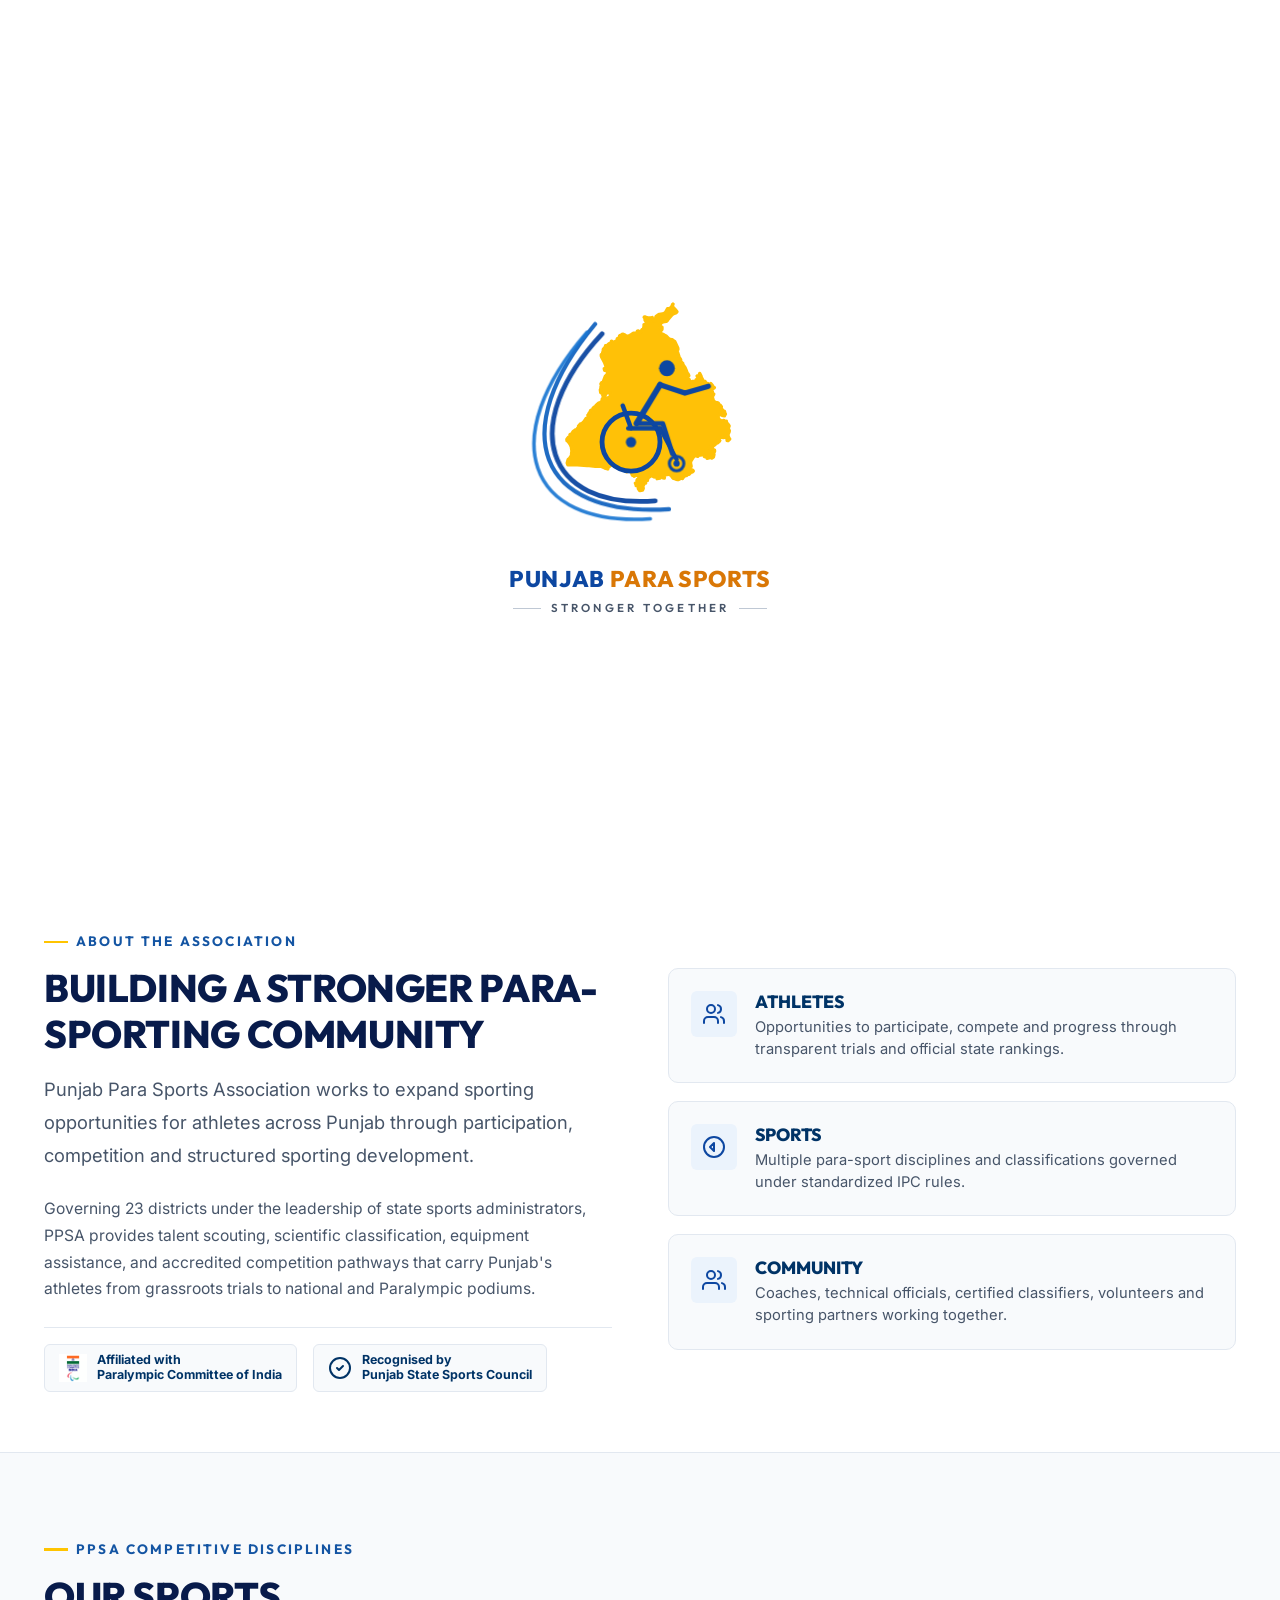
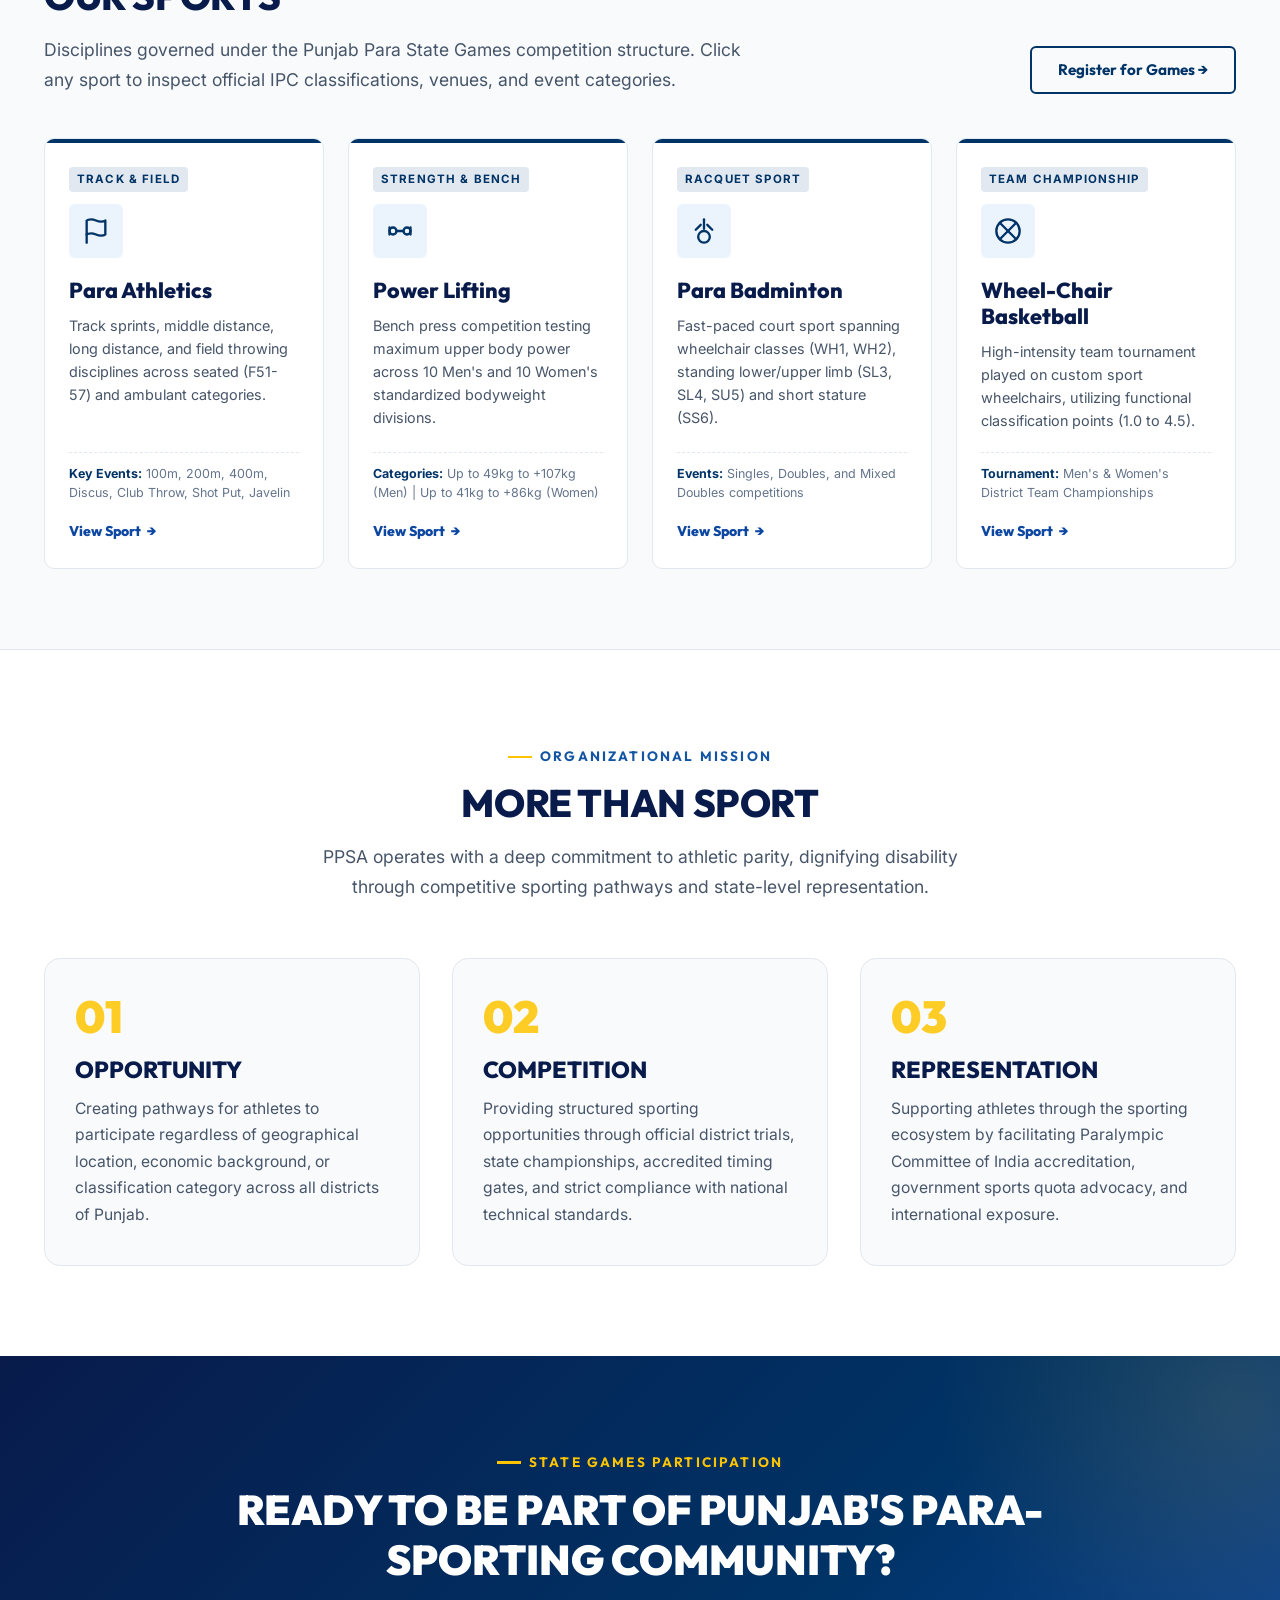
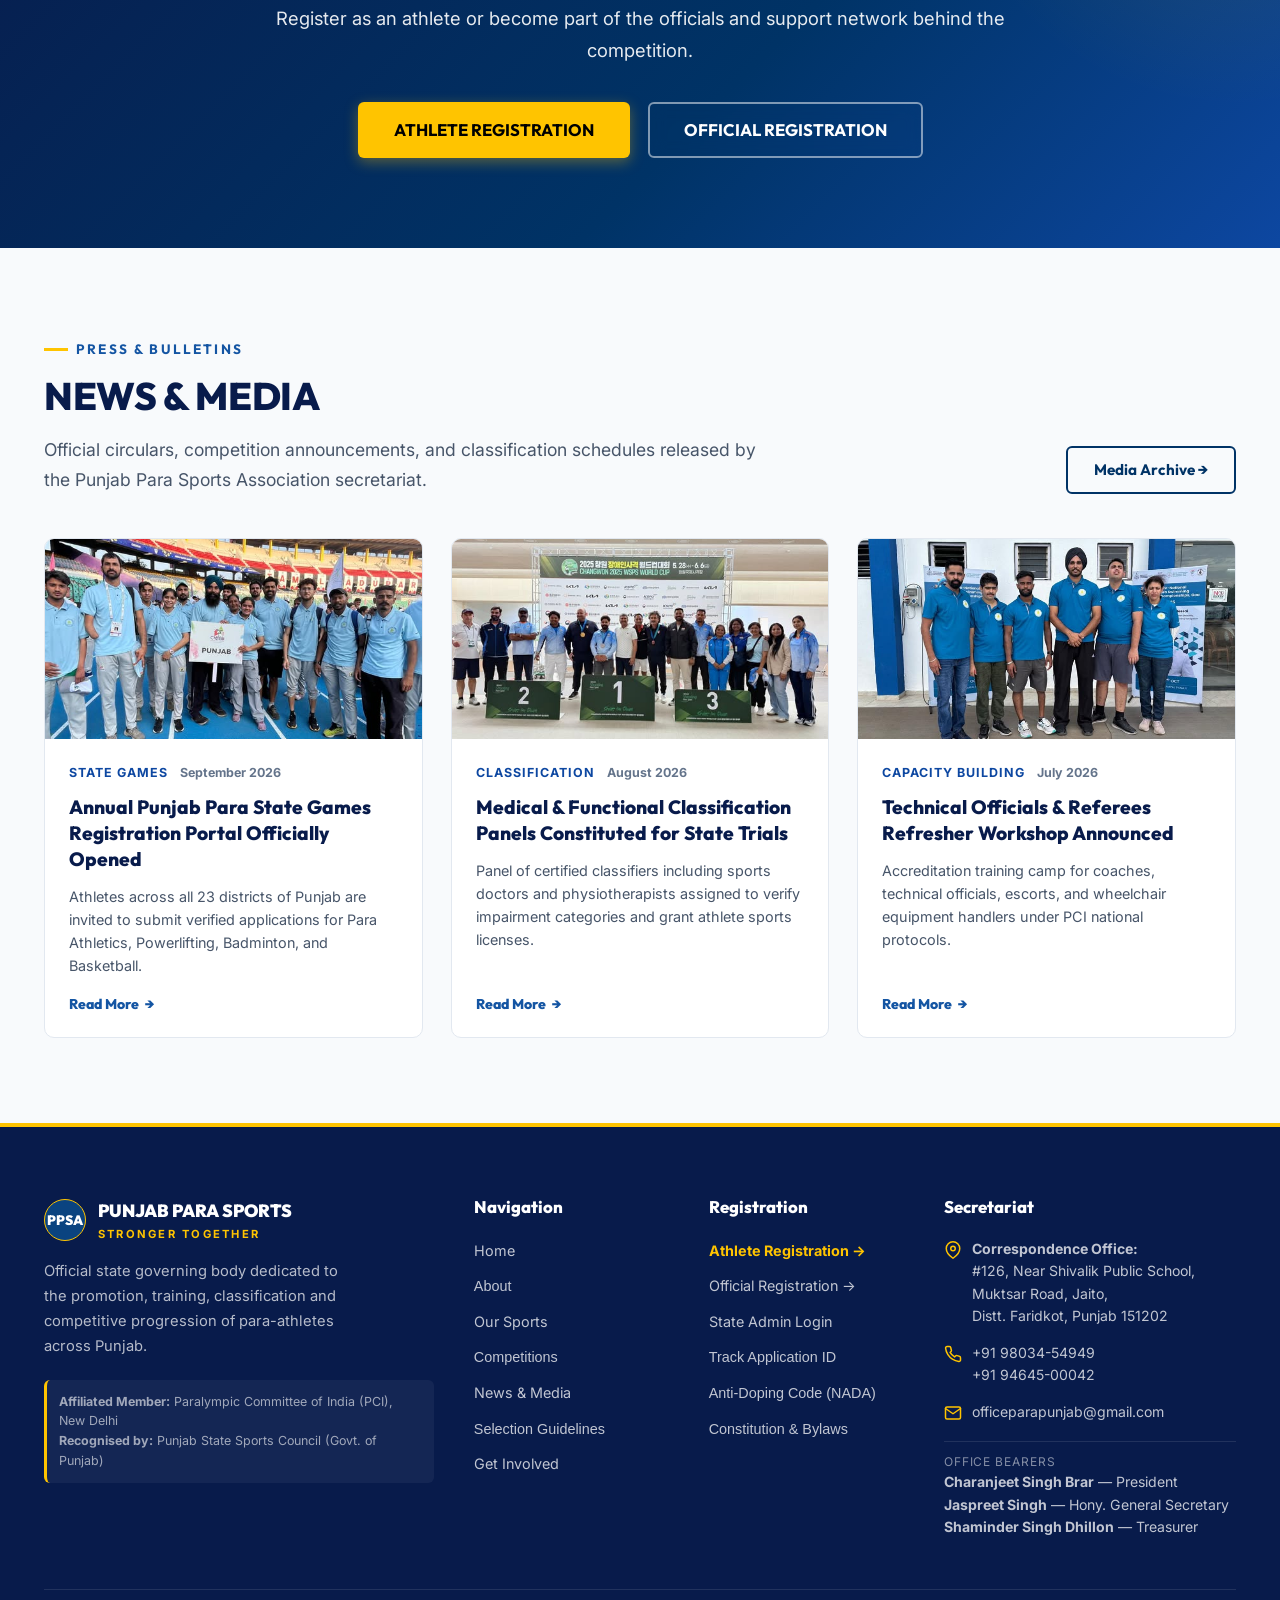
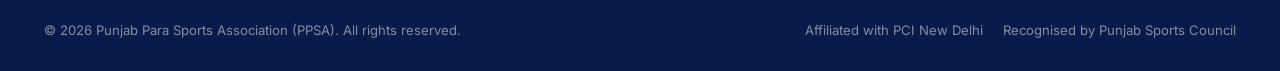
<file: index.html>
<!DOCTYPE html>
<html lang="en">
<head>
  <meta charset="UTF-8">
  <meta name="viewport" content="width=device-width, initial-scale=1.0">
  <title>Punjab Para Sports Association | PPSA</title>
  <meta name="description" content="Punjab Para Sports Association — supporting para-athletes across Punjab through sport, competition, participation and opportunity.">
  <meta name="keywords" content="Punjab Para Sports, PPSA, Para Athletes Punjab, Paralympic Committee India, Para Athletics, Para Badminton, Wheelchair Basketball, Powerlifting">
  <meta name="theme-color" content="#003366">

  <!-- Favicon -->
  <link rel="icon" type="image/svg+xml" href="data:image/svg+xml,<svg xmlns='http://www.w3.org/2000/svg' viewBox='0 0 100 100'><circle cx='50' cy='50' r='48' fill='%23003366'/><circle cx='50' cy='50' r='40' fill='none' stroke='%23FFC400' stroke-width='4'/><text x='50%' y='56%' font-size='22' font-family='Arial,sans-serif' font-weight='900' fill='%23FFFFFF' text-anchor='middle'>PPSA</text></svg>">

  <!-- Google Fonts: Outfit & Inter -->
  <link rel="preconnect" href="https://fonts.googleapis.com">
  <link rel="preconnect" href="https://fonts.gstatic.com" crossorigin>
  <link href="https://fonts.googleapis.com/css2?family=Outfit:wght@400;500;600;700;800;900&family=Inter:wght@400;500;600;700;800&display=swap" rel="stylesheet">

  <!-- Preload Priority First Hero Image -->
  <link rel="preload" as="image" href="assets/photos/carousel/punjab-para-team.jpg">

  <!-- Preloader Stylesheet -->
  <link rel="stylesheet" href="assets/punjab-para-sports-preloader.css">

  <!-- Master PPSA Design System -->
  <link rel="stylesheet" href="assets/css/ppsa-main.css">
</head>
<body>

  <!-- Accessible Skip Link -->
  <a href="#main-content" class="skip-to-content">Skip to main content</a>

  <!-- Punjab Para Sports Animated Preloader DOM Root -->
  <div id="pps-preloader-root" aria-hidden="true"></div>

  <!-- TOP BAR: Affiliations & Helpline -->
  <div class="ppsa-top-bar" role="complementary" aria-label="Official Affiliations and Contact Info">
    <div class="ppsa-container ppsa-top-bar-inner">
      <div class="top-bar-affiliation">
        <span>Affiliated Member: <strong>Paralympic Committee of India (PCI)</strong></span>
        <span class="desktop-only">•</span>
        <span class="desktop-only">Recognised by: <strong>Punjab State Sports Council</strong></span>
      </div>
      <div class="top-bar-contact">
        <a href="tel:+919803454949" title="Call PPSA Secretariat">
          <svg width="14" height="14" viewBox="0 0 24 24" fill="none" stroke="currentColor" stroke-width="2" stroke-linecap="round" stroke-linejoin="round" aria-hidden="true"><path d="M22 16.92v3a2 2 0 0 1-2.18 2 19.79 19.79 0 0 1-8.63-3.07 19.5 19.5 0 0 1-6-6 19.79 19.79 0 0 1-3.07-8.67A2 2 0 0 1 4.11 2h3a2 2 0 0 1 2 1.72 12.84 12.84 0 0 0 .7 2.81 2 2 0 0 1-.45 2.11L8.09 9.91a16 16 0 0 0 6 6l1.27-1.27a2 2 0 0 1 2.11-.45 12.84 12.84 0 0 0 2.81.7A2 2 0 0 1 22 16.92z"></path></svg>
          +91 98034-54949
        </a>
        <a href="mailto:officeparapunjab@gmail.com" title="Email PPSA Office">
          <svg width="14" height="14" viewBox="0 0 24 24" fill="none" stroke="currentColor" stroke-width="2" stroke-linecap="round" stroke-linejoin="round" aria-hidden="true"><path d="M4 4h16c1.1 0 2 .9 2 2v12c0 1.1-.9 2-2 2H4c-1.1 0-2-.9-2-2V6c0-1.1.9-2 2-2z"></path><polyline points="22,6 12,13 2,6"></polyline></svg>
          officeparapunjab@gmail.com
        </a>
      </div>
    </div>
  </div>

  <!-- SITE HEADER WRAPPER (Banner + Bell-Shaped Navigation Bar) -->
  <header class="site-header-fixed" id="siteHeaderFixed" role="banner">

    <!-- TOP LOGO BAR (Official Punjab Para Sports Association Header Banner) -->
    <div class="top-logo-bar">
      <div class="top-logo-inner">
        <a href="index.html" class="top-logo-banner-link" aria-label="Punjab Para Sports Association Home">
          <img src="assets/images/ppsa-header-banner.png" alt="Punjab Para Sports Association - ਪੰਜਾਬ ਪੈਰਾ ਸਪੋਰਟਸ ਐਸੋਸੀਏਸ਼ਨ" class="ppsa-banner-img">
        </a>
      </div>
    </div>

    <!-- BELL-SHAPED NAVBAR ROW -->
    <div class="navbar-row" id="mainNavbarRow">
      <div class="navbar-row-inner">

        <!-- Bell-shaped Pill Navigation Container -->
        <nav class="nav-pill" id="ppsaNavPill" role="navigation" aria-label="Main Navigation">
          <ul class="nav-pill-list" id="navPillList">
            <li>
              <a href="index.html" class="npl is-active" aria-current="page">Home</a>
            </li>

            <!-- ABOUT DROPDOWN -->
            <li class="npl-dropdown">
              <a href="#about" class="npl npl-has-drop" data-placeholder="About PPSA">
                About
                <svg class="drop-caret-svg" viewBox="0 0 24 24" width="11" height="11" stroke="currentColor" stroke-width="2.5" fill="none" stroke-linecap="round" stroke-linejoin="round" aria-hidden="true"><polyline points="6 9 12 15 18 9"></polyline></svg>
              </a>
              <ul class="npl-submenu" aria-label="About PPSA Submenu">
                <li><a href="#about" class="npl-sub-item">About PPSA</a></li>
                <li><a href="#pillars" class="npl-sub-item">Mission & Vision</a></li>
                <li><a href="#about" class="npl-sub-item" data-placeholder="Executive Board">Executive Board</a></li>
                <li><a href="#about" class="npl-sub-item" data-placeholder="Affiliations (PCI & MYAS)">Affiliations</a></li>
              </ul>
            </li>

            <!-- OUR SPORTS DROPDOWN -->
            <li class="npl-dropdown">
              <a href="#sports" class="npl npl-has-drop">
                Our Sports
                <svg class="drop-caret-svg" viewBox="0 0 24 24" width="11" height="11" stroke="currentColor" stroke-width="2.5" fill="none" stroke-linecap="round" stroke-linejoin="round" aria-hidden="true"><polyline points="6 9 12 15 18 9"></polyline></svg>
              </a>
              <ul class="npl-submenu" aria-label="Our Sports Submenu">
                <li><a href="#sports" class="npl-sub-item">All 14 State Disciplines</a></li>
                <li><a href="#sports" class="npl-sub-item">Athletics & Track</a></li>
                <li><a href="#sports" class="npl-sub-item">Para Badminton</a></li>
                <li><a href="#sports" class="npl-sub-item">Para Powerlifting</a></li>
                <li><a href="#sports" class="npl-sub-item">Wheelchair Basketball</a></li>
              </ul>
            </li>

            <!-- COMPETITIONS DROPDOWN -->
            <li class="npl-dropdown">
              <a href="#events" class="npl npl-has-drop" data-placeholder="State Competitions">
                Competitions
                <svg class="drop-caret-svg" viewBox="0 0 24 24" width="11" height="11" stroke="currentColor" stroke-width="2.5" fill="none" stroke-linecap="round" stroke-linejoin="round" aria-hidden="true"><polyline points="6 9 12 15 18 9"></polyline></svg>
              </a>
              <ul class="npl-submenu" aria-label="Competitions Submenu">
                <li><a href="#events" class="npl-sub-item">Punjab State Para Games 2026</a></li>
                <li><a href="#events" class="npl-sub-item">District Qualifying Meets</a></li>
                <li><a href="#events" class="npl-sub-item">National Trials & Selection</a></li>
              </ul>
            </li>

            <!-- NEWS & MEDIA DROPDOWN -->
            <li class="npl-dropdown">
              <a href="#news" class="npl npl-has-drop">
                News & Media
                <svg class="drop-caret-svg" viewBox="0 0 24 24" width="11" height="11" stroke="currentColor" stroke-width="2.5" fill="none" stroke-linecap="round" stroke-linejoin="round" aria-hidden="true"><polyline points="6 9 12 15 18 9"></polyline></svg>
              </a>
              <ul class="npl-submenu" aria-label="News & Media Submenu">
                <li><a href="#news" class="npl-sub-item">Press Releases & News</a></li>
                <li><a href="#heroCarousel" class="npl-sub-item">Photo Gallery</a></li>
                <li><a href="#footer-contact" class="npl-sub-item">Circulars & Notices</a></li>
              </ul>
            </li>

            <!-- SELECTION GUIDELINES -->
            <li>
              <a href="#selection" class="npl" data-placeholder="Selection Guidelines">Selection Guidelines</a>
            </li>

            <!-- GET INVOLVED (REGISTRATION) DROPDOWN -->
            <li class="npl-dropdown">
              <a href="#get-involved" class="npl npl-has-drop">
                Get Involved
                <svg class="drop-caret-svg" viewBox="0 0 24 24" width="11" height="11" stroke="currentColor" stroke-width="2.5" fill="none" stroke-linecap="round" stroke-linejoin="round" aria-hidden="true"><polyline points="6 9 12 15 18 9"></polyline></svg>
              </a>
              <ul class="npl-submenu" aria-label="Get Involved Submenu">
                <li>
                  <a href="register-athlete.html" class="npl-sub-item">
                    Athlete Registration
                    <span class="npl-badge npl-badge-gold">Open</span>
                  </a>
                </li>
                <li>
                  <a href="register-official.html" class="npl-sub-item">
                    Official Registration
                    <span class="npl-badge npl-badge-blue">Staff</span>
                  </a>
                </li>
                <li>
                  <a href="#sports" class="npl-sub-item">
                    Browse Event Catalog
                  </a>
                </li>
              </ul>
            </li>

            <!-- CONTACT US -->
            <li>
              <a href="#footer-contact" class="npl">Contact Us</a>
            </li>
          </ul>
        </nav>

        <!-- Right Side: Green Athletic Pill LOGIN Button -->
        <div class="nav-login-wrap">
          <a href="admin/login.php" class="login-pill" title="Authorized Official & Classifier Login">
            <svg viewBox="0 0 24 24" fill="none" stroke="currentColor" stroke-width="2.5" stroke-linecap="round" stroke-linejoin="round" aria-hidden="true">
              <path d="M15 3h4a2 2 0 0 1 2 2v14a2 2 0 0 1-2 2h-4"></path>
              <polyline points="10 17 15 12 10 7"></polyline>
              <line x1="15" y1="12" x2="3" y2="12"></line>
            </svg>
            LOGIN
          </a>
        </div>

        <!-- Mobile Burger Menu Toggle Button -->
        <button class="burger-btn" id="burgerBtn" aria-label="Toggle Navigation Menu" aria-expanded="false" aria-controls="navPillList">
          <span></span><span></span><span></span>
        </button>

      </div>
    </div>
  </header>

  <!-- MAIN CONTENT CONTAINER -->
  <main id="main-content">

    <!-- HERO SECTION: IMAGE CAROUSEL -->
    <section class="ppsa-hero-carousel" id="heroCarousel" aria-label="Featured Para Sports Highlights">
      <div class="carousel-slides-track" id="heroCarouselTrack">
        <!-- Slide 1 (Active, Preloaded Priority - Punjab Para Team on Track) -->
        <div class="carousel-slide is-active" aria-hidden="false">
          <img class="carousel-slide-img" src="assets/photos/carousel/punjab-para-team.jpg" alt="Official Punjab Para Sports Association state athletic team holding the PUNJAB banner on the stadium track">
        </div>
        <!-- Slide 2 (Wheelchair Para Badminton Action Smash) -->
        <div class="carousel-slide" aria-hidden="true">
          <img class="carousel-slide-img" src="assets/photos/carousel/punjab-para-badminton.jpg" alt="Punjab Wheelchair Para Badminton athlete performing an athletic smash on the court">
        </div>
        <!-- Slide 3 (Para Khedan Watan Punjab Diyan 2024 Powerlifting Ceremony) -->
        <div class="carousel-slide" aria-hidden="true">
          <img class="carousel-slide-img" src="assets/photos/carousel/punjab-para-powerlifting.jpg" alt="Para Khedan Watan Punjab Diyan 2024 Para Powerlifting champions and barbell medal ceremony">
        </div>
        <!-- Slide 4 (Punjab Wheelchair Basketball Victory Celebration) -->
        <div class="carousel-slide" aria-hidden="true">
          <img class="carousel-slide-img" src="assets/photos/carousel/punjab-wheelchair-basketball.jpg" alt="Punjab Wheelchair Basketball squad celebrating tournament victory on court">
        </div>
        <!-- Slide 5 (Para Athletics Seated Javelin Throwing Competition) -->
        <div class="carousel-slide" aria-hidden="true">
          <img class="carousel-slide-img" src="assets/photos/carousel/punjab-para-javelin.jpg" alt="Punjab Para Athletics seated Javelin throw competition in stadium">
        </div>
      </div>

      <!-- High-Contrast Dark Navy Gradient Overlay -->
      <div class="carousel-overlay" aria-hidden="true"></div>

      <!-- Hero Content (Fixed position over rotating slides) -->
      <div class="carousel-content-wrapper">
        <div class="ppsa-container">
          <div class="carousel-content-box">
            <span class="hero-tag-badge">PUNJAB PARA SPORTS ASSOCIATION • STRONGER TOGETHER</span>
            <h1 class="hero-title">
              EMPOWERING <span class="gold-accent">PUNJAB'S</span> PARA-ATHLETES
            </h1>
            <p class="hero-description">
              Punjab Para Sports Association works to create opportunities for athletes with disabilities through sport, competition, training and representation.
            </p>
            <div class="hero-cta-group">
              <a href="register-athlete.html" class="btn btn-primary" id="heroPrimaryCta">
                REGISTER AS ATHLETE →
              </a>
              <a href="#get-involved-section" class="btn btn-secondary" id="heroSecondaryCta">
                GET INVOLVED
              </a>
            </div>
          </div>
        </div>
      </div>

      <!-- Arrow Controls -->
      <button class="carousel-arrow prev" id="heroPrevBtn" aria-label="Previous Slide">
        <svg width="22" height="22" viewBox="0 0 24 24" fill="none" stroke="currentColor" stroke-width="2.5" stroke-linecap="round" stroke-linejoin="round" aria-hidden="true"><polyline points="15 18 9 12 15 6"></polyline></svg>
      </button>
      <button class="carousel-arrow next" id="heroNextBtn" aria-label="Next Slide">
        <svg width="22" height="22" viewBox="0 0 24 24" fill="none" stroke="currentColor" stroke-width="2.5" stroke-linecap="round" stroke-linejoin="round" aria-hidden="true"><polyline points="9 18 15 12 9 6"></polyline></svg>
      </button>

      <!-- Carousel Indicators / Dots -->
      <div class="carousel-dots" role="tablist" aria-label="Carousel Slides">
        <button class="carousel-dot is-active" role="tab" aria-selected="true" aria-label="Slide 1"></button>
        <button class="carousel-dot" role="tab" aria-selected="false" aria-label="Slide 2"></button>
        <button class="carousel-dot" role="tab" aria-selected="false" aria-label="Slide 3"></button>
        <button class="carousel-dot" role="tab" aria-selected="false" aria-label="Slide 4"></button>
        <button class="carousel-dot" role="tab" aria-selected="false" aria-label="Slide 5"></button>
      </div>
    </section>

    <!-- SECTION 1: BELOW-HERO INTRODUCTION -->
    <section class="ppsa-intro-section" aria-labelledby="introHeading">
      <div class="ppsa-container">
        <div class="intro-grid">
          <!-- Left: Institutional Introduction -->
          <div>
            <span class="section-eyebrow">ABOUT THE ASSOCIATION</span>
            <h2 class="section-title" id="introHeading">
              BUILDING A STRONGER PARA-SPORTING COMMUNITY
            </h2>
            <p class="intro-lead-text">
              Punjab Para Sports Association works to expand sporting opportunities for athletes across Punjab through participation, competition and structured sporting development.
            </p>
            <p style="font-size:0.98rem;color:var(--ppsa-text-muted);line-height:1.7;margin-bottom:24px;">
              Governing 23 districts under the leadership of state sports administrators, PPSA provides talent scouting, scientific classification, equipment assistance, and accredited competition pathways that carry Punjab's athletes from grassroots trials to national and Paralympic podiums.
            </p>

            <!-- Affiliation Chips Row -->
            <div class="intro-badge-row">
              <div class="affiliation-badge-chip">
                <img src="assets/images/logos/pci_logo.webp" alt="Paralympic Committee of India Logo">
                <span>Affiliated with<br><strong>Paralympic Committee of India</strong></span>
              </div>
              <div class="affiliation-badge-chip">
                <svg width="24" height="24" viewBox="0 0 24 24" fill="none" stroke="#003366" stroke-width="2" stroke-linecap="round" stroke-linejoin="round" aria-hidden="true"><circle cx="12" cy="12" r="10"></circle><path d="m9 12 2 2 4-4"></path></svg>
                <span>Recognised by<br><strong>Punjab State Sports Council</strong></span>
              </div>
            </div>
          </div>

          <!-- Right: Three Compact Feature Blocks -->
          <div class="intro-features">
            <div class="feature-item-card">
              <div class="feature-icon-box">
                <svg width="24" height="24" viewBox="0 0 24 24" fill="none" stroke="currentColor" stroke-width="2" stroke-linecap="round" stroke-linejoin="round" aria-hidden="true"><path d="M16 21v-2a4 4 0 0 0-4-4H6a4 4 0 0 0-4 4v2"></path><circle cx="9" cy="7" r="4"></circle><path d="M22 21v-2a4 4 0 0 0-3-3.87"></path><path d="M16 3.13a4 4 0 0 1 0 7.75"></path></svg>
              </div>
              <div class="feature-content">
                <h3>ATHLETES</h3>
                <p>Opportunities to participate, compete and progress through transparent trials and official state rankings.</p>
              </div>
            </div>

            <div class="feature-item-card">
              <div class="feature-icon-box">
                <svg width="24" height="24" viewBox="0 0 24 24" fill="none" stroke="currentColor" stroke-width="2" stroke-linecap="round" stroke-linejoin="round" aria-hidden="true"><circle cx="12" cy="12" r="10"></circle><polygon points="12 8 8 12 12 16 12 8"></polygon></svg>
              </div>
              <div class="feature-content">
                <h3>SPORTS</h3>
                <p>Multiple para-sport disciplines and classifications governed under standardized IPC rules.</p>
              </div>
            </div>

            <div class="feature-item-card">
              <div class="feature-icon-box">
                <svg width="24" height="24" viewBox="0 0 24 24" fill="none" stroke="currentColor" stroke-width="2" stroke-linecap="round" stroke-linejoin="round" aria-hidden="true"><path d="M17 21v-2a4 4 0 0 0-4-4H5a4 4 0 0 0-4 4v2"></path><circle cx="9" cy="7" r="4"></circle><path d="M23 21v-2a4 4 0 0 0-3-3.87"></path><path d="M16 3.13a4 4 0 0 1 0 7.75"></path></svg>
              </div>
              <div class="feature-content">
                <h3>COMMUNITY</h3>
                <p>Coaches, technical officials, certified classifiers, volunteers and sporting partners working together.</p>
              </div>
            </div>
          </div>
        </div>
      </div>
    </section>

    <!-- SECTION 2: OUR SPORTS PREVIEW -->
    <section class="ppsa-sports-section" id="sports" aria-labelledby="sportsHeading">
      <div class="ppsa-container">
        <div class="sports-header-row">
          <div>
            <span class="section-eyebrow">PPSA COMPETITIVE DISCIPLINES</span>
            <h2 class="section-title" id="sportsHeading">OUR SPORTS</h2>
            <p class="section-subtitle">
              Disciplines governed under the Punjab Para State Games competition structure. Click any sport to inspect official IPC classifications, venues, and event categories.
            </p>
          </div>
          <div>
            <a href="register-athlete.html" class="btn btn-outline-navy">
              Register for Games →
            </a>
          </div>
        </div>

        <div class="sports-cards-grid">
          <!-- 1. Para Athletics -->
          <article class="sport-card">
            <span class="sport-venue-pill">Track & Field</span>
            <div class="sport-icon-wrap" aria-hidden="true">
              <svg width="28" height="28" viewBox="0 0 24 24" fill="none" stroke="currentColor" stroke-width="2" stroke-linecap="round" stroke-linejoin="round"><path d="M4 15s1-1 4-1 5 2 8 2 4-1 4-1V3s-1 1-4 1-5-2-8-2-4 1-4 1z"></path><line x1="4" y1="22" x2="4" y2="15"></line></svg>
            </div>
            <h3 class="sport-name">Para Athletics</h3>
            <p class="sport-desc">
              Track sprints, middle distance, long distance, and field throwing disciplines across seated (F51-57) and ambulant categories.
            </p>
            <div class="sport-disciplines-list">
              <strong>Key Events:</strong> 100m, 200m, 400m, Discus, Club Throw, Shot Put, Javelin
            </div>
            <button class="sport-link-btn" data-sport-key="athletics" aria-label="View details for Para Athletics">
              View Sport <span>→</span>
            </button>
          </article>

          <!-- 2. Power Lifting -->
          <article class="sport-card">
            <span class="sport-venue-pill">Strength & Bench</span>
            <div class="sport-icon-wrap" aria-hidden="true">
              <svg width="28" height="28" viewBox="0 0 24 24" fill="none" stroke="currentColor" stroke-width="2" stroke-linecap="round" stroke-linejoin="round"><circle cx="6" cy="12" r="3"></circle><circle cx="18" cy="12" r="3"></circle><line x1="9" y1="12" x2="15" y2="12"></line><line x1="3" y1="9" x2="3" y2="15"></line><line x1="21" y1="9" x2="21" y2="15"></line></svg>
            </div>
            <h3 class="sport-name">Power Lifting</h3>
            <p class="sport-desc">
              Bench press competition testing maximum upper body power across 10 Men's and 10 Women's standardized bodyweight divisions.
            </p>
            <div class="sport-disciplines-list">
              <strong>Categories:</strong> Up to 49kg to +107kg (Men) | Up to 41kg to +86kg (Women)
            </div>
            <button class="sport-link-btn" data-sport-key="powerlifting" aria-label="View details for Power Lifting">
              View Sport <span>→</span>
            </button>
          </article>

          <!-- 3. Para Badminton -->
          <article class="sport-card">
            <span class="sport-venue-pill">Racquet Sport</span>
            <div class="sport-icon-wrap" aria-hidden="true">
              <svg width="28" height="28" viewBox="0 0 24 24" fill="none" stroke="currentColor" stroke-width="2" stroke-linecap="round" stroke-linejoin="round"><path d="M12 2v8"></path><path d="m4.93 10.93 4.24-4.24"></path><path d="m14.83 6.69 4.24 4.24"></path><circle cx="12" cy="17" r="5"></circle></svg>
            </div>
            <h3 class="sport-name">Para Badminton</h3>
            <p class="sport-desc">
              Fast-paced court sport spanning wheelchair classes (WH1, WH2), standing lower/upper limb (SL3, SL4, SU5) and short stature (SS6).
            </p>
            <div class="sport-disciplines-list">
              <strong>Events:</strong> Singles, Doubles, and Mixed Doubles competitions
            </div>
            <button class="sport-link-btn" data-sport-key="badminton" aria-label="View details for Para Badminton">
              View Sport <span>→</span>
            </button>
          </article>

          <!-- 4. Wheel-Chair Basketball -->
          <article class="sport-card">
            <span class="sport-venue-pill">Team Championship</span>
            <div class="sport-icon-wrap" aria-hidden="true">
              <svg width="28" height="28" viewBox="0 0 24 24" fill="none" stroke="currentColor" stroke-width="2" stroke-linecap="round" stroke-linejoin="round"><circle cx="12" cy="12" r="10"></circle><path d="m4.93 4.93 14.14 14.14"></path><path d="m19.07 4.93-14.14 14.14"></path></svg>
            </div>
            <h3 class="sport-name">Wheel-Chair Basketball</h3>
            <p class="sport-desc">
              High-intensity team tournament played on custom sport wheelchairs, utilizing functional classification points (1.0 to 4.5).
            </p>
            <div class="sport-disciplines-list">
              <strong>Tournament:</strong> Men's & Women's District Team Championships
            </div>
            <button class="sport-link-btn" data-sport-key="basketball" aria-label="View details for Wheelchair Basketball">
              View Sport <span>→</span>
            </button>
          </article>
        </div>
      </div>
    </section>

    <!-- SECTION 3: WHY PPSA / MORE THAN SPORT -->
    <section class="ppsa-pillars-section" aria-labelledby="pillarsHeading">
      <div class="ppsa-container">
        <div class="pillars-header">
          <span class="section-eyebrow">ORGANIZATIONAL MISSION</span>
          <h2 class="section-title" id="pillarsHeading">MORE THAN SPORT</h2>
          <p class="section-subtitle">
            PPSA operates with a deep commitment to athletic parity, dignifying disability through competitive sporting pathways and state-level representation.
          </p>
        </div>

        <div class="pillars-grid">
          <!-- Pillar 1: Opportunity -->
          <div class="pillar-card">
            <span class="pillar-number">01</span>
            <h3 class="pillar-title">OPPORTUNITY</h3>
            <p class="pillar-desc">
              Creating pathways for athletes to participate regardless of geographical location, economic background, or classification category across all districts of Punjab.
            </p>
          </div>

          <!-- Pillar 2: Competition -->
          <div class="pillar-card">
            <span class="pillar-number">02</span>
            <h3 class="pillar-title">COMPETITION</h3>
            <p class="pillar-desc">
              Providing structured sporting opportunities through official district trials, state championships, accredited timing gates, and strict compliance with national technical standards.
            </p>
          </div>

          <!-- Pillar 3: Representation -->
          <div class="pillar-card">
            <span class="pillar-number">03</span>
            <h3 class="pillar-title">REPRESENTATION</h3>
            <p class="pillar-desc">
              Supporting athletes through the sporting ecosystem by facilitating Paralympic Committee of India accreditation, government sports quota advocacy, and international exposure.
            </p>
          </div>
        </div>
      </div>
    </section>

    <!-- SECTION 4: REGISTRATION CTA BANNER (Full-width Navy) -->
    <section class="ppsa-cta-banner" id="get-involved-section" aria-labelledby="ctaHeading">
      <div class="ppsa-container">
        <div class="cta-banner-inner">
          <span class="section-eyebrow" style="color:var(--ppsa-gold);">STATE GAMES PARTICIPATION</span>
          <h2 class="cta-banner-title" id="ctaHeading">
            READY TO BE PART OF PUNJAB'S PARA-SPORTING COMMUNITY?
          </h2>
          <p class="cta-banner-sub">
            Register as an athlete or become part of the officials and support network behind the competition.
          </p>
          <div class="cta-banner-buttons">
            <a href="register-athlete.html" class="btn btn-primary" id="bannerAthleteBtn">
              ATHLETE REGISTRATION
            </a>
            <a href="register-official.html" class="btn btn-secondary" id="bannerOfficialBtn">
              OFFICIAL REGISTRATION
            </a>
          </div>
        </div>
      </div>
    </section>

    <!-- SECTION 5: NEWS & MEDIA PREVIEW -->
    <section class="ppsa-news-section" id="news" aria-labelledby="newsHeading">
      <div class="ppsa-container">
        <div class="news-header-row">
          <div>
            <span class="section-eyebrow">PRESS & BULLETINS</span>
            <h2 class="section-title" id="newsHeading">NEWS & MEDIA</h2>
            <p class="section-subtitle">
              Official circulars, competition announcements, and classification schedules released by the Punjab Para Sports Association secretariat.
            </p>
          </div>
          <div>
            <button class="btn btn-outline-navy" data-placeholder="Media Archives">
              Media Archive →
            </button>
          </div>
        </div>

        <div class="news-grid">
          <!-- Card 1 -->
          <article class="news-card">
            <div class="news-img-box">
              <img class="news-img" src="assets/photos/carousel/punjab-state-contingent.jpg" alt="Punjab Para State Games athletics trials notice">
            </div>
            <div class="news-body">
              <div class="news-meta">
                <span class="news-category">State Games</span>
                <span class="news-date">September 2026</span>
              </div>
              <h3 class="news-title">Annual Punjab Para State Games Registration Portal Officially Opened</h3>
              <p class="news-excerpt">
                Athletes across all 23 districts of Punjab are invited to submit verified applications for Para Athletics, Powerlifting, Badminton, and Basketball.
              </p>
              <button class="news-read-more" data-placeholder="State Games Registration Circular">
                Read More <span>→</span>
              </button>
            </div>
          </article>

          <!-- Card 2 -->
          <article class="news-card">
            <div class="news-img-box">
              <img class="news-img" src="photos/503859925_1032215595747395_3864305315661624559_n.jpg" alt="Medical classification seminar and evaluation clinic">
            </div>
            <div class="news-body">
              <div class="news-meta">
                <span class="news-category">Classification</span>
                <span class="news-date">August 2026</span>
              </div>
              <h3 class="news-title">Medical & Functional Classification Panels Constituted for State Trials</h3>
              <p class="news-excerpt">
                Panel of certified classifiers including sports doctors and physiotherapists assigned to verify impairment categories and grant athlete sports licenses.
              </p>
              <button class="news-read-more" data-placeholder="Classification Panels Circular">
                Read More <span>→</span>
              </button>
            </div>
          </article>

          <!-- Card 3 -->
          <article class="news-card">
            <div class="news-img-box">
              <img class="news-img" src="photos/485073143_971224338513188_3369310859174999810_n.jpg" alt="Punjab Para Sports coaching clinic and workshop">
            </div>
            <div class="news-body">
              <div class="news-meta">
                <span class="news-category">Capacity Building</span>
                <span class="news-date">July 2026</span>
              </div>
              <h3 class="news-title">Technical Officials & Referees Refresher Workshop Announced</h3>
              <p class="news-excerpt">
                Accreditation training camp for coaches, technical officials, escorts, and wheelchair equipment handlers under PCI national protocols.
              </p>
              <button class="news-read-more" data-placeholder="Technical Officials Workshop Circular">
                Read More <span>→</span>
              </button>
            </div>
          </article>
        </div>
      </div>
    </section>

  </main>

  <!-- FEDERATION FOOTER -->
  <footer class="ppsa-footer" role="contentinfo" id="footer-contact">
    <div class="ppsa-container">
      <div class="footer-top-grid">
        <!-- Col 1: Brand & Affiliation -->
        <div class="footer-brand-col">
          <div style="display:flex;align-items:center;gap:12px;margin-bottom:12px;">
            <div style="width:42px;height:42px;background:#0A4380;border-radius:50%;display:flex;align-items:center;justify-content:center;border:1.5px solid #FFC400;">
              <span style="font-family:'Outfit',sans-serif;font-weight:900;color:#FFF;font-size:0.85rem;">PPSA</span>
            </div>
            <div>
              <div style="font-family:'Outfit',sans-serif;font-weight:900;font-size:1.1rem;color:#FFF;">PUNJAB PARA SPORTS</div>
              <div style="font-size:0.7rem;color:#FFC400;letter-spacing:0.2em;font-weight:700;">STRONGER TOGETHER</div>
            </div>
          </div>
          <p>
            Official state governing body dedicated to the promotion, training, classification and competitive progression of para-athletes across Punjab.
          </p>
          <div class="footer-affiliation-note">
            <strong>Affiliated Member:</strong> Paralympic Committee of India (PCI), New Delhi<br>
            <strong>Recognised by:</strong> Punjab State Sports Council (Govt. of Punjab)
          </div>
        </div>

        <!-- Col 2: Navigation Links -->
        <div class="footer-col">
          <h4>Navigation</h4>
          <ul class="footer-links">
            <li><a href="index.html">Home</a></li>
            <li><button style="background:none;border:none;color:rgba(255,255,255,0.75);cursor:pointer;padding:0;font-size:0.9rem;" data-placeholder="About PPSA">About</button></li>
            <li><a href="#sports">Our Sports</a></li>
            <li><button style="background:none;border:none;color:rgba(255,255,255,0.75);cursor:pointer;padding:0;font-size:0.9rem;" data-placeholder="State Competitions">Competitions</button></li>
            <li><a href="#news">News & Media</a></li>
            <li><button style="background:none;border:none;color:rgba(255,255,255,0.75);cursor:pointer;padding:0;font-size:0.9rem;" data-placeholder="Selection Guidelines">Selection Guidelines</button></li>
            <li><a href="#get-involved-section">Get Involved</a></li>
          </ul>
        </div>

        <!-- Col 3: Registration Portals -->
        <div class="footer-col">
          <h4>Registration</h4>
          <ul class="footer-links">
            <li><a href="register-athlete.html" style="color:#FFC400;font-weight:700;">Athlete Registration →</a></li>
            <li><a href="register-official.html">Official Registration →</a></li>
            <li><a href="admin/login.php">State Admin Login</a></li>
            <li><button style="background:none;border:none;color:rgba(255,255,255,0.75);cursor:pointer;padding:0;font-size:0.9rem;" data-placeholder="Application Status Tracker">Track Application ID</button></li>
            <li><button style="background:none;border:none;color:rgba(255,255,255,0.75);cursor:pointer;padding:0;font-size:0.9rem;" data-placeholder="Anti-Doping Policy">Anti-Doping Code (NADA)</button></li>
            <li><button style="background:none;border:none;color:rgba(255,255,255,0.75);cursor:pointer;padding:0;font-size:0.9rem;" data-placeholder="Constitution & Bylaws">Constitution & Bylaws</button></li>
          </ul>
        </div>

        <!-- Col 4: Correspondence Office & Leadership -->
        <div class="footer-col">
          <h4>Secretariat</h4>
          <ul class="footer-contact-list">
            <li class="footer-contact-item">
              <svg width="18" height="18" viewBox="0 0 24 24" fill="none" stroke="currentColor" stroke-width="2" stroke-linecap="round" stroke-linejoin="round" aria-hidden="true"><path d="M21 10c0 7-9 13-9 13s-9-6-9-13a9 9 0 0 1 18 0z"></path><circle cx="12" cy="10" r="3"></circle></svg>
              <div>
                <strong>Correspondence Office:</strong><br>
                #126, Near Shivalik Public School,<br>
                Muktsar Road, Jaito,<br>
                Distt. Faridkot, Punjab 151202
              </div>
            </li>
            <li class="footer-contact-item">
              <svg width="18" height="18" viewBox="0 0 24 24" fill="none" stroke="currentColor" stroke-width="2" stroke-linecap="round" stroke-linejoin="round" aria-hidden="true"><path d="M22 16.92v3a2 2 0 0 1-2.18 2 19.79 19.79 0 0 1-8.63-3.07 19.5 19.5 0 0 1-6-6 19.79 19.79 0 0 1-3.07-8.67A2 2 0 0 1 4.11 2h3a2 2 0 0 1 2 1.72 12.84 12.84 0 0 0 .7 2.81 2 2 0 0 1-.45 2.11L8.09 9.91a16 16 0 0 0 6 6l1.27-1.27a2 2 0 0 1 2.11-.45 12.84 12.84 0 0 0 2.81.7A2 2 0 0 1 22 16.92z"></path></svg>
              <div>
                +91 98034-54949<br>
                +91 94645-00042
              </div>
            </li>
            <li class="footer-contact-item">
              <svg width="18" height="18" viewBox="0 0 24 24" fill="none" stroke="currentColor" stroke-width="2" stroke-linecap="round" stroke-linejoin="round" aria-hidden="true"><path d="M4 4h16c1.1 0 2 .9 2 2v12c0 1.1-.9 2-2 2H4c-1.1 0-2-.9-2-2V6c0-1.1.9-2 2-2z"></path><polyline points="22,6 12,13 2,6"></polyline></svg>
              <div>officeparapunjab@gmail.com</div>
            </li>
            <li class="footer-contact-item" style="border-top:1px solid rgba(255,255,255,0.1);padding-top:10px;margin-top:4px;">
              <div>
                <span style="font-size:0.75rem;color:rgba(255,255,255,0.5);text-transform:uppercase;letter-spacing:0.08em;display:block;">Office Bearers</span>
                <strong>Charanjeet Singh Brar</strong> — President<br>
                <strong>Jaspreet Singh</strong> — Hony. General Secretary<br>
                <strong>Shaminder Singh Dhillon</strong> — Treasurer
              </div>
            </li>
          </ul>
        </div>
      </div>

      <div class="footer-bottom-bar">
        <div>
          © 2026 Punjab Para Sports Association (PPSA). All rights reserved.
        </div>
        <div style="display:flex;gap:20px;">
          <span>Affiliated with PCI New Delhi</span>
          <span>Recognised by Punjab Sports Council</span>
        </div>
      </div>
    </div>
  </footer>

  <!-- PLACEHOLDER MODAL (For non-functional links: About, Competitions, Guidelines) -->
  <div class="ppsa-modal-backdrop" id="ppsaPlaceholderModal" role="dialog" aria-modal="true" aria-labelledby="placeholderModalTitle">
    <div class="ppsa-modal-box">
      <button class="ppsa-modal-close" id="closePlaceholderModal" aria-label="Close dialog" style="display:inline-flex;align-items:center;justify-content:center;"><svg width="18" height="18" viewBox="0 0 24 24" fill="none" stroke="currentColor" stroke-width="2.5" stroke-linecap="round" stroke-linejoin="round"><line x1="18" y1="6" x2="6" y2="18"></line><line x1="6" y1="6" x2="18" y2="18"></line></svg></button>
      <div style="width:48px;height:48px;border-radius:50%;background:#FFFBEB;color:#D97706;display:flex;align-items:center;justify-content:center;margin-bottom:16px;">
        <svg width="24" height="24" viewBox="0 0 24 24" fill="none" stroke="currentColor" stroke-width="2" stroke-linecap="round" stroke-linejoin="round"><circle cx="12" cy="12" r="10"></circle><line x1="12" y1="8" x2="12" y2="12"></line><line x1="12" y1="16" x2="12.01" y2="16"></line></svg>
      </div>
      <h3 id="placeholderModalTitle" class="ppsa-modal-title">Feature Notice</h3>
      <p id="placeholderModalDesc" class="ppsa-modal-desc">
        This section is currently undergoing official accreditation and content verification by the PPSA secretariat.
      </p>
      <div style="margin-top:24px;display:flex;gap:12px;justify-content:flex-end;">
        <button class="btn btn-navy" onclick="document.getElementById('ppsaPlaceholderModal').classList.remove('is-active');document.body.style.overflow='';">
          Understood
        </button>
      </div>
    </div>
  </div>

  <!-- SPORT OVERVIEW MODAL (Ludhiana State Games Details) -->
  <div class="ppsa-modal-backdrop" id="ppsaSportModal" role="dialog" aria-modal="true" aria-labelledby="sportModalTitle">
    <div class="ppsa-modal-box" style="max-width:580px;">
      <button class="ppsa-modal-close" id="closeSportModal" aria-label="Close dialog" style="display:inline-flex;align-items:center;justify-content:center;"><svg width="18" height="18" viewBox="0 0 24 24" fill="none" stroke="currentColor" stroke-width="2.5" stroke-linecap="round" stroke-linejoin="round"><line x1="18" y1="6" x2="6" y2="18"></line><line x1="6" y1="6" x2="18" y2="18"></line></svg></button>
      <div style="font-size:0.75rem;font-weight:800;color:#1455A3;letter-spacing:0.12em;text-transform:uppercase;margin-bottom:6px;">
        PPSA State Games Technical Overview
      </div>
      <h3 id="sportModalTitle" class="ppsa-modal-title" style="margin-bottom:12px;">Sport Title</h3>
      
      <div style="background:#F8FAFC;border:1px solid #E2E8F0;border-radius:8px;padding:12px 16px;margin-bottom:16px;font-size:0.88rem;">
        <div style="margin-bottom:6px;"><strong>Official Venue:</strong> <span id="sportModalVenue">Ludhiana Complex</span></div>
        <div style="margin-bottom:6px;"><strong>Sport Classifications:</strong> <span id="sportModalClasses">IPC Standard</span></div>
        <div><strong>Disciplines:</strong> <span id="sportModalDisciplines">Events</span></div>
      </div>

      <p id="sportModalDesc" class="ppsa-modal-desc" style="font-size:0.92rem;line-height:1.6;margin-bottom:24px;">
        Detailed rules and qualification criteria.
      </p>

      <div style="display:flex;gap:12px;justify-content:space-between;align-items:center;flex-wrap:wrap;">
        <a href="register-athlete.html" class="btn btn-primary" style="padding:10px 20px;font-size:0.88rem;">
          Register for this Sport →
        </a>
        <button class="btn btn-outline-navy" onclick="document.getElementById('ppsaSportModal').classList.remove('is-active');document.body.style.overflow='';">
          Close Overview
        </button>
      </div>
    </div>
  </div>

  <!-- Preloader JS Component -->
  <script src="assets/punjab-para-sports-preloader.js"></script>

  <!-- PPSA Master Interactive Controller -->
  <script src="assets/js/ppsa-main.js"></script>

  <!-- PPSA State Games Events Catalog -->
  <script src="assets/js/ppsa-events-catalog.js"></script>

  <!-- Preloader Lifecycle Runner -->
  <script>
    let preloaderInstance = null;

    function runPpsaPreloader() {
      // Initialize only if not already completed in session
      preloaderInstance = new PunjabParaSportsPreloader({
        containerId: 'pps-preloader-root',
        duration: 2.4,
        autoStart: true,
        useSessionStorage: false, // Set to false to demonstrate animation, or true for production session persistence
        showSkipButton: false,
        onComplete: () => {
          console.log('PPSA Preloader finished. Main landing page active.');
        }
      });
    }

    window.addEventListener('DOMContentLoaded', () => {
      runPpsaPreloader();
    });
  </script>
</body>
</html>
</file>
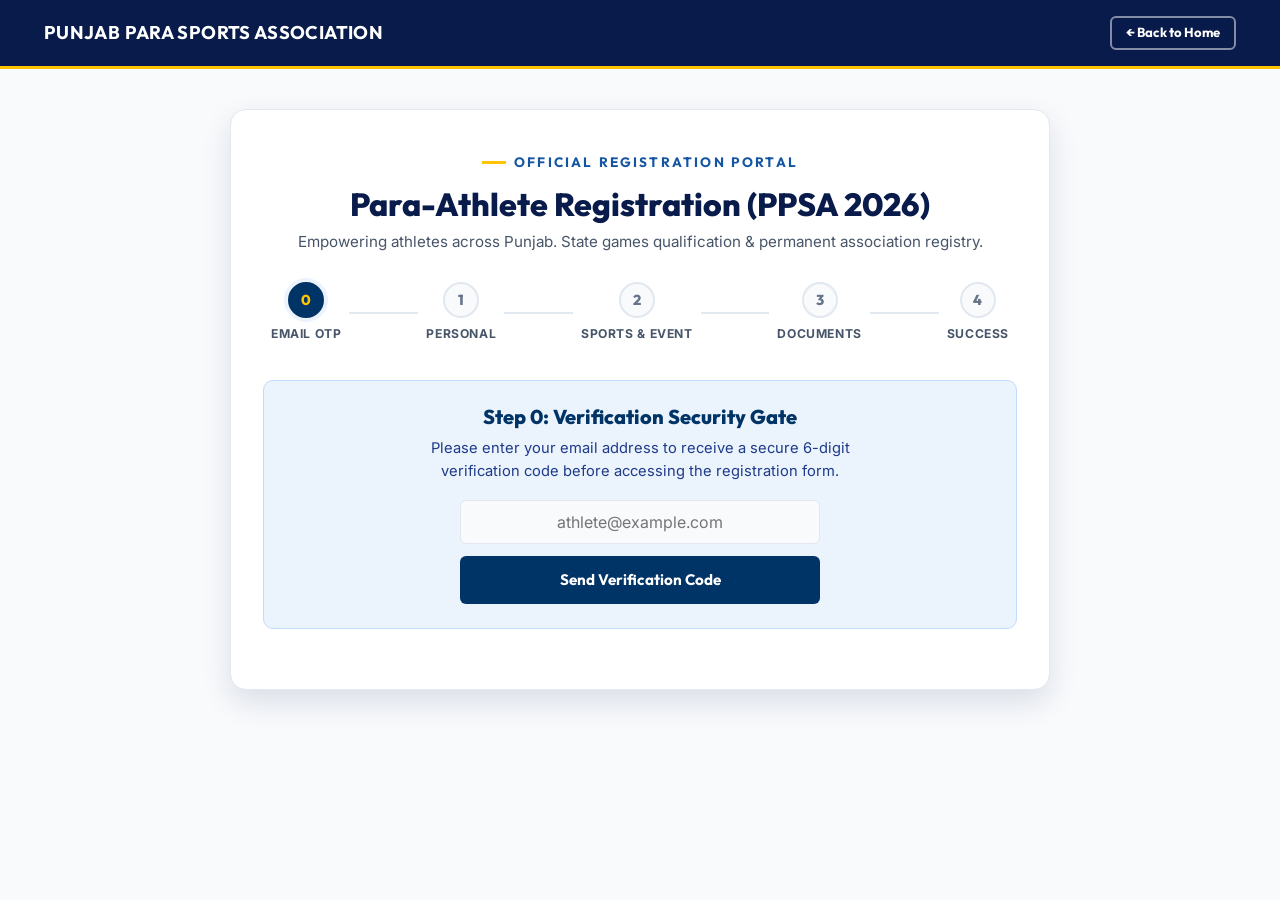
<file: register-athlete.html>
<!DOCTYPE html>
<html lang="en">
<head>
  <meta charset="UTF-8">
  <meta name="viewport" content="width=device-width, initial-scale=1.0">
  <title>Athlete Registration | Punjab Para Sports Association</title>
  <meta name="description" content="Official athlete registration portal for Punjab Para Sports Association (PPSA). Register for state championships and Para State Games.">

  <!-- Google Fonts: Outfit & Inter -->
  <link rel="preconnect" href="https://fonts.googleapis.com">
  <link rel="preconnect" href="https://fonts.gstatic.com" crossorigin>
  <link href="https://fonts.googleapis.com/css2?family=Outfit:wght@400;500;600;700;800;900&family=Inter:wght@400;500;600;700;800&display=swap" rel="stylesheet">

  <link rel="stylesheet" href="assets/css/ppsa-main.css">
  <style>
    .registration-page-wrap {
      min-height: 100vh;
      background: var(--ppsa-surface);
      display: flex;
      flex-direction: column;
    }
    .reg-nav-bar {
      background: var(--ppsa-navy-dark);
      color: var(--ppsa-white);
      padding: 16px 0;
      border-bottom: 3px solid var(--ppsa-gold);
    }
    .reg-nav-inner {
      display: flex;
      align-items: center;
      justify-content: space-between;
    }
    .reg-brand {
      display: flex;
      align-items: center;
      gap: 12px;
      color: var(--ppsa-white);
      text-decoration: none;
    }
    .reg-brand strong {
      font-family: var(--font-heading);
      font-size: 1.15rem;
      letter-spacing: 0.02em;
    }
    .reg-container-box {
      max-width: 820px;
      margin: 40px auto 60px;
      background: var(--ppsa-white);
      border-radius: var(--radius-lg);
      border: 1px solid var(--ppsa-border);
      box-shadow: var(--shadow-lg);
      padding: 36px 32px;
      width: 100%;
    }
    .wizard-steps-indicator {
      display: flex;
      align-items: center;
      justify-content: space-between;
      margin-bottom: 36px;
      position: relative;
    }
    .wizard-steps-indicator::before {
      content: '';
      position: absolute;
      top: 50%;
      left: 30px;
      right: 30px;
      height: 2px;
      background: var(--ppsa-border);
      z-index: 1;
      transform: translateY(-50%);
    }
    .wizard-step-node {
      position: relative;
      z-index: 2;
      display: flex;
      flex-direction: column;
      align-items: center;
      gap: 6px;
      background: var(--ppsa-white);
      padding: 0 8px;
    }
    .node-circle {
      width: 36px;
      height: 36px;
      border-radius: 50%;
      background: var(--ppsa-surface);
      border: 2px solid var(--ppsa-border);
      display: flex;
      align-items: center;
      justify-content: center;
      font-family: var(--font-heading);
      font-weight: 800;
      font-size: 0.9rem;
      color: var(--ppsa-text-light);
      transition: all 0.3s ease;
    }
    .wizard-step-node.is-active .node-circle {
      background: var(--ppsa-navy);
      border-color: var(--ppsa-navy);
      color: var(--ppsa-gold);
      box-shadow: 0 0 0 4px var(--ppsa-blue-soft);
    }
    .wizard-step-node.is-complete .node-circle {
      background: #16A34A;
      border-color: #16A34A;
      color: #FFF;
    }
    .node-label {
      font-size: 0.76rem;
      font-weight: 700;
      color: var(--ppsa-text-muted);
      text-transform: uppercase;
      letter-spacing: 0.05em;
    }
    .form-step-pane {
      display: none;
    }
    .form-step-pane.is-active {
      display: block;
      animation: fadeIn 0.3s ease;
    }
    @keyframes fadeIn {
      from { opacity: 0; transform: translateY(8px); }
      to { opacity: 1; transform: translateY(0); }
    }
    .form-group-grid {
      display: grid;
      grid-template-columns: 1fr 1fr;
      gap: 20px;
      margin-bottom: 20px;
    }
    .form-group-full {
      grid-column: 1 / -1;
    }
    .form-label {
      display: block;
      font-family: var(--font-heading);
      font-size: 0.88rem;
      font-weight: 700;
      color: var(--ppsa-navy-dark);
      margin-bottom: 6px;
    }
    .form-control {
      width: 100%;
      padding: 11px 14px;
      border-radius: var(--radius-sm);
      border: 1.5px solid var(--ppsa-border);
      font-family: var(--font-body);
      font-size: 0.95rem;
      color: var(--ppsa-text-main);
      background: var(--ppsa-surface);
      transition: all 0.2s ease;
    }
    .form-control:focus {
      background: var(--ppsa-white);
      border-color: var(--ppsa-navy);
      box-shadow: 0 0 0 3px var(--ppsa-blue-soft);
    }
    .step-actions-row {
      display: flex;
      align-items: center;
      justify-content: space-between;
      margin-top: 36px;
      padding-top: 24px;
      border-top: 1px solid var(--ppsa-border);
    }
    .otp-box-card {
      background: var(--ppsa-blue-soft);
      border: 1.5px solid #BFDBFE;
      border-radius: var(--radius-md);
      padding: 24px;
      margin-bottom: 24px;
      text-align: center;
    }
    .otp-input-group {
      display: flex;
      justify-content: center;
      gap: 10px;
      margin: 16px 0;
    }
    .otp-digit {
      width: 44px;
      height: 52px;
      text-align: center;
      font-family: var(--font-heading);
      font-size: 1.4rem;
      font-weight: 800;
      border-radius: var(--radius-sm);
      border: 2px solid #93C5FD;
      background: #FFF;
    }

    /* Camera & Upload Dual-Action Controls */
    .upload-dual-actions {
      display: flex;
      flex-wrap: wrap;
      gap: 10px;
      margin-top: 10px;
    }
    .btn-camera-capture {
      display: inline-flex;
      align-items: center;
      gap: 8px;
      background: #003366;
      color: #FFF;
      font-size: 0.85rem;
      font-weight: 600;
      padding: 9px 16px;
      border-radius: 6px;
      border: none;
      cursor: pointer;
      transition: all 0.2s ease;
    }
    .btn-camera-capture:hover {
      background: #002244;
      box-shadow: 0 2px 6px rgba(0,51,102,0.25);
    }
    .btn-file-select {
      display: inline-flex;
      align-items: center;
      gap: 8px;
      background: #FFF;
      color: #003366;
      font-size: 0.85rem;
      font-weight: 600;
      padding: 8px 16px;
      border-radius: 6px;
      border: 1.5px solid #93C5FD;
      cursor: pointer;
      transition: all 0.2s ease;
    }
    .btn-file-select:hover {
      background: #EFF6FF;
      border-color: #3B82F6;
    }
    .file-status-badge {
      display: none;
      align-items: center;
      justify-content: space-between;
      margin-top: 10px;
      padding: 10px 14px;
      background: #F0FDF4;
      border: 1px solid #86EFAC;
      border-radius: 6px;
      font-size: 0.85rem;
      color: #166534;
    }
    .file-status-badge.is-active {
      display: flex;
    }
    .file-remove-btn {
      background: none;
      border: none;
      color: #DC2626;
      font-size: 0.8rem;
      font-weight: 600;
      cursor: pointer;
      padding: 4px 8px;
      border-radius: 4px;
    }
    .file-remove-btn:hover {
      background: #FEE2E2;
    }

    /* Multi-Sport & Multi-Event Builder Styles */
    .sport-card {
      background: #FFF;
      border: 1.5px solid #BFDBFE;
      border-radius: 10px;
      padding: 20px;
      margin-bottom: 20px;
      box-shadow: 0 2px 4px rgba(0,0,0,0.03);
      position: relative;
    }
    .sport-card-header {
      display: flex;
      justify-content: space-between;
      align-items: center;
      margin-bottom: 16px;
      padding-bottom: 12px;
      border-bottom: 1px solid #E2E8F0;
    }
    .sport-badge-title {
      font-size: 0.95rem;
      font-weight: 700;
      color: #003366;
      display: inline-flex;
      align-items: center;
      gap: 8px;
    }
    .btn-remove-sport {
      background: #FEE2E2;
      color: #DC2626;
      border: 1px solid #FCA5A5;
      font-size: 0.78rem;
      font-weight: 600;
      padding: 4px 10px;
      border-radius: 4px;
      cursor: pointer;
      display: inline-flex;
      align-items: center;
      gap: 4px;
    }
    .btn-remove-sport:hover {
      background: #FCA5A5;
      color: #991B1B;
    }
    .events-checkbox-container {
      margin-top: 14px;
      padding: 14px;
      background: #F8FAFC;
      border: 1px dashed #CBD5E1;
      border-radius: 8px;
    }
    .events-checkbox-grid {
      display: grid;
      grid-template-columns: repeat(auto-fill, minmax(180px, 1fr));
      gap: 10px;
      margin-top: 10px;
    }
    .event-checkbox-label {
      display: flex;
      align-items: center;
      gap: 8px;
      padding: 8px 12px;
      background: #FFF;
      border: 1px solid #E2E8F0;
      border-radius: 6px;
      font-size: 0.85rem;
      color: #1E293B;
      cursor: pointer;
      transition: all 0.15s ease;
      user-select: none;
    }
    .event-checkbox-label:hover {
      border-color: #93C5FD;
      background: #F0F9FF;
    }
    .event-checkbox-label input[type="checkbox"]:checked + span {
      font-weight: 700;
      color: #003366;
    }
    .btn-add-sport {
      display: inline-flex;
      align-items: center;
      gap: 8px;
      background: #EFF6FF;
      color: #003366;
      border: 1.5px dashed #3B82F6;
      font-size: 0.9rem;
      font-weight: 700;
      padding: 12px 20px;
      border-radius: 8px;
      cursor: pointer;
      width: 100%;
      justify-content: center;
      margin-bottom: 24px;
      transition: all 0.2s ease;
    }
    .btn-add-sport:hover {
      background: #DBEAFE;
      border-color: #1D4ED8;
    }
    .sports-summary-card {
      background: #F0FDF4;
      border: 1.5px solid #86EFAC;
      border-radius: 8px;
      padding: 14px 18px;
      margin-bottom: 20px;
      font-size: 0.86rem;
      color: #166534;
    }
  </style>
</head>
<body class="registration-page-wrap">

  <!-- Top Simple Navigation -->
  <header class="reg-nav-bar">
    <div class="ppsa-container reg-nav-inner">
      <a href="index.html" class="reg-brand">
        <strong>PUNJAB PARA SPORTS ASSOCIATION</strong>
      </a>
      <a href="index.html" class="btn btn-secondary" style="padding: 7px 14px; font-size: 0.82rem;">&larr; Back to Home</a>
    </div>
  </header>

  <!-- Main Wizard Card -->
  <main class="ppsa-container" style="flex: 1;">
    <div class="reg-container-box">

      <div style="text-align: center; margin-bottom: 28px;">
        <span class="section-eyebrow">Official Registration Portal</span>
        <h1 style="font-size: 2rem; color: var(--ppsa-navy-dark);">Para-Athlete Registration (PPSA 2026)</h1>
        <p style="color: var(--ppsa-text-muted); font-size: 0.95rem; margin-top: 6px;">
          Empowering athletes across Punjab. State games qualification & permanent association registry.
        </p>
      </div>

      <!-- Steps Indicator -->
      <nav class="wizard-steps-indicator" aria-label="Registration Steps">
        <div class="wizard-step-node is-active" id="stepNode0">
          <div class="node-circle">0</div>
          <span class="node-label">Email OTP</span>
        </div>
        <div class="wizard-step-node" id="stepNode1">
          <div class="node-circle">1</div>
          <span class="node-label">Personal</span>
        </div>
        <div class="wizard-step-node" id="stepNode2">
          <div class="node-circle">2</div>
          <span class="node-label">Sports & Event</span>
        </div>
        <div class="wizard-step-node" id="stepNode3">
          <div class="node-circle">3</div>
          <span class="node-label">Documents</span>
        </div>
        <div class="wizard-step-node" id="stepNode4">
          <div class="node-circle">4</div>
          <span class="node-label">Success</span>
        </div>
      </nav>

      <!-- FORM CONTENT -->
      <form id="ppsaAthleteForm" onsubmit="return false;" novalidate>

        <!-- STEP 0: OTP Verification Gate -->
        <div class="form-step-pane is-active" id="paneStep0">
          <div class="otp-box-card">
            <h2 style="font-size: 1.25rem; color: var(--ppsa-navy); margin-bottom: 8px;">Step 0: Verification Security Gate</h2>
            <p style="font-size: 0.92rem; color: #1E3A8A; max-width: 500px; margin: 0 auto 16px;">
              Please enter your email address to receive a secure 6-digit verification code before accessing the registration form.
            </p>
            <div style="max-width: 360px; margin: 0 auto;">
              <input type="email" id="athleteEmail" class="form-control" placeholder="athlete@example.com" required style="text-align: center; font-size: 1rem;">
              <button type="button" class="btn btn-navy" id="btnSendOtp" style="width: 100%; margin-top: 12px;" onclick="sendOtpViaResend()">
                Send Verification Code
              </button>
            </div>

            <!-- OTP Input Section (Hidden initially) -->
            <div id="otpInputSection" style="display: none; margin-top: 24px;">
              <div id="sandboxAlertNotice" style="display: none;"></div>
              <p id="otpSuccessMsg" style="font-size: 0.88rem; font-weight: 600; color: #065F46;">
                Verification code dispatched to <span id="sentEmailDisplay"></span>. Code valid for 10 minutes.
              </p>
              <div class="otp-input-group">
                <input type="text" maxlength="6" id="otpCode" class="form-control" placeholder="123456" style="max-width: 180px; text-align: center; letter-spacing: 0.3em; font-size: 1.3rem; font-weight: 800;">
              </div>
              <button type="button" class="btn btn-primary" onclick="verifyOtpAndProceed()">
                Verify Code & Unlock Form &rarr;
              </button>
            </div>
          </div>
        </div>

        <!-- STEP 1: Personal Details -->
        <div class="form-step-pane" id="paneStep1">
          <h2 style="font-size: 1.3rem; margin-bottom: 20px; color: var(--ppsa-navy);">Personal Identification Details</h2>
          <div class="form-group-grid">
            <div class="form-group-full">
              <label class="form-label" for="fullName">Full Name (As per Govt ID/Aadhaar) *</label>
              <input type="text" id="fullName" class="form-control" placeholder="e.g. Gurpreet Singh" required>
            </div>
            <div>
              <label class="form-label" for="gender">Gender *</label>
              <select id="gender" class="form-control" required>
                <option value="">Select Gender</option>
                <option value="Male">Male</option>
                <option value="Female">Female</option>
                <option value="Other">Other</option>
              </select>
            </div>
            <div>
              <label class="form-label" for="dob">Date of Birth *</label>
              <input type="date" id="dob" class="form-control" required onchange="calculateAgeCategory()">
            </div>
            <div>
              <label class="form-label">Calculated Age Category</label>
              <input type="text" id="ageCategoryDisplay" class="form-control" readonly value="Open (17+)" style="background: #E2E8F0; font-weight: 700;">
            </div>
            <div>
              <label class="form-label" for="mobilePhone">Mobile Phone (WhatsApp Active) *</label>
              <input type="tel" id="mobilePhone" class="form-control" placeholder="9876543210" maxlength="10" required>
            </div>
            <div>
              <label class="form-label" for="fatherName">Father's Name *</label>
              <input type="text" id="fatherName" class="form-control" placeholder="Father's full name" required>
            </div>
            <div>
              <label class="form-label" for="motherName">Mother's Name *</label>
              <input type="text" id="motherName" class="form-control" placeholder="Mother's full name" required>
            </div>
          </div>
          <div class="step-actions-row">
            <button type="button" class="btn btn-outline-navy" onclick="goToStep(0)">&larr; Back</button>
            <button type="button" class="btn btn-navy" onclick="validateStep1AndNext()">Next: Sports & Events &rarr;</button>
          </div>
        </div>

        <!-- STEP 2: Sports & Events Participation Builder -->
        <div class="form-step-pane" id="paneStep2">
          <h2 style="font-size: 1.3rem; margin-bottom: 8px; color: var(--ppsa-navy);">Sports & State Games Event Selection</h2>
          <div style="background:#EBF3FC;border:1px solid #93C5FD;border-radius:8px;padding:12px 16px;margin-bottom:20px;font-size:0.85rem;color:#003366;display:flex;align-items:flex-start;gap:12px;">
            <div style="color:var(--ppsa-navy);flex-shrink:0;margin-top:2px;">
              <svg width="20" height="20" viewBox="0 0 24 24" fill="none" stroke="currentColor" stroke-width="2" stroke-linecap="round" stroke-linejoin="round"><path d="M16 4h2a2 2 0 0 1 2 2v14a2 2 0 0 1-2 2H6a2 2 0 0 1-2-2V6a2 2 0 0 1 2-2h2"/><rect x="8" y="2" width="8" height="4" rx="1" ry="1"/></svg>
            </div>
            <div>
              <strong>Official State Games Event List (Ref. No. PPSA/26/180 — Venue: Ludhiana):</strong>
              <div style="font-size:0.8rem;color:#475569;margin-top:2px;">
                You can register for multiple sports and select multiple permitted events per classification. Permitted events automatically cascade per official PPSA guidelines.
              </div>
            </div>
          </div>

          <!-- Dynamic Multi-Sport Container -->
          <div id="sportsCardsContainer"></div>

          <button type="button" class="btn-add-sport" id="btnAddSportCard" onclick="addNewSportCard()">
            <svg width="18" height="18" viewBox="0 0 24 24" fill="none" stroke="currentColor" stroke-width="2.5" stroke-linecap="round" stroke-linejoin="round"><line x1="12" y1="5" x2="12" y2="19"></line><line x1="5" y1="12" x2="19" y2="12"></line></svg>
            + Add Another Sport / Discipline
          </button>

          <!-- Live Enrollment Summary Card -->
          <div id="sportsSummaryCard" class="sports-summary-card" style="display:none;"></div>

          <div class="form-group-grid" style="margin-top: 10px; padding-top: 20px; border-top: 1px solid var(--ppsa-border);">
            <div>
              <label class="form-label" for="impairmentType">Primary Impairment Type *</label>
              <select id="impairmentType" class="form-control" required>
                <option value="">Select Impairment</option>
                <option value="Limb Deficiency">Limb Deficiency / Amputation</option>
                <option value="Spinal Cord Injury">Spinal Cord Injury / Paraplegia</option>
                <option value="Cerebral Palsy">Cerebral Palsy / Ataxia / Hypertonia</option>
                <option value="Visual Impairment">Visual Impairment</option>
                <option value="Short Stature">Short Stature</option>
                <option value="Intellectual">Intellectual Impairment</option>
                <option value="Other">Other Locomotor Impairment</option>
              </select>
            </div>

            <div>
              <label class="form-label" for="wheelchairStatus">Wheelchair User? *</label>
              <select id="wheelchairStatus" class="form-control" required>
                <option value="No">No (Ambulant / Standing)</option>
                <option value="Yes">Yes (Wheelchair User)</option>
              </select>
            </div>

            <!-- Apparel Sizes -->
            <div>
              <label class="form-label" for="tshirtSize">Kit T-Shirt Size *</label>
              <select id="tshirtSize" class="form-control" required>
                <option value="M">M (Medium)</option>
                <option value="S">S (Small)</option>
                <option value="L">L (Large)</option>
                <option value="XL">XL</option>
                <option value="2XL">2XL</option>
                <option value="3XL">3XL</option>
              </select>
            </div>

            <div>
              <label class="form-label" for="shoeSize">Shoe Size (UK) *</label>
              <select id="shoeSize" class="form-control" required>
                <option value="4">UK 4</option>
                <option value="5">UK 5</option>
                <option value="6">UK 6</option>
                <option value="7">UK 7</option>
                <option value="8" selected>UK 8</option>
                <option value="9">UK 9</option>
                <option value="10">UK 10</option>
                <option value="11">UK 11</option>
                <option value="12">UK 12</option>
              </select>
            </div>
          </div>

          <div class="step-actions-row">
            <button type="button" class="btn btn-outline-navy" onclick="goToStep(1)">&larr; Back</button>
            <button type="button" class="btn btn-navy" onclick="validateStep2AndNext()">Next: Documents & Uploads &rarr;</button>
          </div>
        </div>

        <!-- STEP 3: Identity & Document Uploads (Camera-First & File Picker) -->
        <div class="form-step-pane" id="paneStep3">
          <h2 style="font-size: 1.3rem; margin-bottom: 20px; color: var(--ppsa-navy);">Identity Proof & Official Verification Uploads</h2>
          <div class="form-group-grid">
            
            <div class="form-group-full">
              <label class="form-label" for="aadhaarNumber">12-Digit Aadhaar Card Number *</label>
              <input type="text" id="aadhaarNumber" class="form-control" placeholder="XXXX XXXX XXXX" maxlength="14" required oninput="formatAadhaar(this)">
            </div>

            <div class="form-group-full">
              <label class="form-label" for="fullAddress">Permanent Residential Address (Punjab) *</label>
              <textarea id="fullAddress" class="form-control" rows="2" placeholder="House no, street, village/city, district" required></textarea>
            </div>

            <div>
              <label class="form-label" for="district">District of Punjab *</label>
              <select id="district" class="form-control" required>
                <option value="">Select District</option>
                <option value="Amritsar">Amritsar</option>
                <option value="Barnala">Barnala</option>
                <option value="Bathinda">Bathinda</option>
                <option value="Faridkot">Faridkot</option>
                <option value="Fatehgarh Sahib">Fatehgarh Sahib</option>
                <option value="Fazilka">Fazilka</option>
                <option value="Ferozepur">Ferozepur</option>
                <option value="Gurdaspur">Gurdaspur</option>
                <option value="Hoshiarpur">Hoshiarpur</option>
                <option value="Jalandhar">Jalandhar</option>
                <option value="Kapurthala">Kapurthala</option>
                <option value="Ludhiana">Ludhiana</option>
                <option value="Malerkotla">Malerkotla</option>
                <option value="Mansa">Mansa</option>
                <option value="Moga">Moga</option>
                <option value="Muktsar">Muktsar</option>
                <option value="Pathankot">Pathankot</option>
                <option value="Patiala">Patiala</option>
                <option value="Rupnagar">Rupnagar</option>
                <option value="Sangrur">Sangrur</option>
                <option value="SAS Nagar">SAS Nagar (Mohali)</option>
                <option value="SBS Nagar">SBS Nagar</option>
                <option value="Tarn Taran">Tarn Taran</option>
              </select>
            </div>

            <div>
              <label class="form-label" for="pincode">Pin Code *</label>
              <input type="text" id="pincode" class="form-control" placeholder="141001" maxlength="6" required>
            </div>

            <!-- Upload 1: Passport Photo (Camera Selfie / File Picker) -->
            <div class="form-group-full" style="padding: 16px; background: var(--ppsa-surface); border-radius: var(--radius-sm); border: 1px dashed var(--ppsa-border);">
              <label class="form-label" style="margin-bottom: 4px;">1. Passport Size Color Photograph *</label>
              <p style="font-size: 0.8rem; color: var(--ppsa-text-muted); margin: 0 0 10px;">Clear facial photo. Tap Take Photo to open selfie camera or Upload File from your device.</p>
              
              <div class="upload-dual-actions">
                <button type="button" class="btn-camera-capture" onclick="triggerPick('photo', true)">
                  <svg width="18" height="18" viewBox="0 0 24 24" fill="none" stroke="currentColor" stroke-width="2" stroke-linecap="round" stroke-linejoin="round"><path d="M23 19a2 2 0 0 1-2 2H3a2 2 0 0 1-2-2V8a2 2 0 0 1 2-2h4l2-3h6l2 3h4a2 2 0 0 1 2 2z"/><circle cx="12" cy="13" r="4"/></svg>
                  Take Photo (Selfie)
                </button>
                <button type="button" class="btn-file-select" onclick="triggerPick('photo', false)">
                  <svg width="18" height="18" viewBox="0 0 24 24" fill="none" stroke="currentColor" stroke-width="2" stroke-linecap="round" stroke-linejoin="round"><path d="M21 15v4a2 2 0 0 1-2 2H5a2 2 0 0 1-2-2v-4"/><polyline points="17 8 12 3 7 8"/><line x1="12" y1="3" x2="12" y2="15"/></svg>
                  Upload File
                </button>
              </div>

              <!-- Hidden Native Inputs -->
              <input type="file" id="inputCamPhoto" accept="image/*" capture="user" style="display:none;" onchange="onFileChosen('photo', this.files[0])">
              <input type="file" id="inputFilePhoto" accept="image/jpeg,image/png,image/webp" style="display:none;" onchange="onFileChosen('photo', this.files[0])">

              <div id="badge-photo" class="file-status-badge">
                <span id="label-photo" style="display:inline-flex;align-items:center;gap:6px;"><svg width="14" height="14" viewBox="0 0 24 24" fill="none" stroke="currentColor" stroke-width="2.5" stroke-linecap="round" stroke-linejoin="round" style="color:#16A34A;"><polyline points="20 6 9 17 4 12"/></svg> Photo Selected</span>
                <button type="button" class="file-remove-btn" onclick="removeDoc('photo')"><svg width="12" height="12" viewBox="0 0 24 24" fill="none" stroke="currentColor" stroke-width="2.5" stroke-linecap="round" stroke-linejoin="round"><line x1="18" y1="6" x2="6" y2="18"></line><line x1="6" y1="6" x2="18" y2="18"></line></svg> Remove</button>
              </div>
            </div>

            <!-- Upload 2: Identity Proof (Camera Rear Document / File Picker) -->
            <div class="form-group-full" style="padding: 16px; background: var(--ppsa-surface); border-radius: var(--radius-sm); border: 1px dashed var(--ppsa-border);">
              <label class="form-label" style="margin-bottom: 4px;">2. Government ID Proof / Aadhaar Card Scan *</label>
              <p style="font-size: 0.8rem; color: var(--ppsa-text-muted); margin: 0 0 10px;">Tap Take Photo to snap Aadhaar with rear camera, or Upload Document (PDF/JPG).</p>

              <div class="upload-dual-actions">
                <button type="button" class="btn-camera-capture" onclick="triggerPick('govtId', true)">
                  <svg width="18" height="18" viewBox="0 0 24 24" fill="none" stroke="currentColor" stroke-width="2" stroke-linecap="round" stroke-linejoin="round"><path d="M23 19a2 2 0 0 1-2 2H3a2 2 0 0 1-2-2V8a2 2 0 0 1 2-2h4l2-3h6l2 3h4a2 2 0 0 1 2 2z"/><circle cx="12" cy="13" r="4"/></svg>
                  Take Photo (Document)
                </button>
                <button type="button" class="btn-file-select" onclick="triggerPick('govtId', false)">
                  <svg width="18" height="18" viewBox="0 0 24 24" fill="none" stroke="currentColor" stroke-width="2" stroke-linecap="round" stroke-linejoin="round"><path d="M21 15v4a2 2 0 0 1-2 2H5a2 2 0 0 1-2-2v-4"/><polyline points="17 8 12 3 7 8"/><line x1="12" y1="3" x2="12" y2="15"/></svg>
                  Upload Document
                </button>
              </div>

              <!-- Hidden Native Inputs -->
              <input type="file" id="inputCamGovtId" accept="image/*" capture="environment" style="display:none;" onchange="onFileChosen('govtId', this.files[0])">
              <input type="file" id="inputFileGovtId" accept="image/jpeg,image/png,image/webp,application/pdf" style="display:none;" onchange="onFileChosen('govtId', this.files[0])">

              <div id="badge-govtId" class="file-status-badge">
                <span id="label-govtId" style="display:inline-flex;align-items:center;gap:6px;"><svg width="14" height="14" viewBox="0 0 24 24" fill="none" stroke="currentColor" stroke-width="2.5" stroke-linecap="round" stroke-linejoin="round" style="color:#16A34A;"><polyline points="20 6 9 17 4 12"/></svg> Document Selected</span>
                <button type="button" class="file-remove-btn" onclick="removeDoc('govtId')"><svg width="12" height="12" viewBox="0 0 24 24" fill="none" stroke="currentColor" stroke-width="2.5" stroke-linecap="round" stroke-linejoin="round"><line x1="18" y1="6" x2="6" y2="18"></line><line x1="6" y1="6" x2="18" y2="18"></line></svg> Remove</button>
              </div>
            </div>

            <!-- Upload 3: Medical Certificate (Camera Rear Document / File Picker) -->
            <div class="form-group-full" style="padding: 16px; background: var(--ppsa-surface); border-radius: var(--radius-sm); border: 1px dashed var(--ppsa-border);">
              <label class="form-label" style="margin-bottom: 4px;">3. Medical / Disability Certificate *</label>
              <p style="font-size: 0.8rem; color: var(--ppsa-text-muted); margin: 0 0 10px;">Tap Take Photo to snap certificate with camera or Upload Certificate (PDF/JPG).</p>

              <div class="upload-dual-actions">
                <button type="button" class="btn-camera-capture" onclick="triggerPick('disabilityCert', true)">
                  <svg width="18" height="18" viewBox="0 0 24 24" fill="none" stroke="currentColor" stroke-width="2" stroke-linecap="round" stroke-linejoin="round"><path d="M23 19a2 2 0 0 1-2 2H3a2 2 0 0 1-2-2V8a2 2 0 0 1 2-2h4l2-3h6l2 3h4a2 2 0 0 1 2 2z"/><circle cx="12" cy="13" r="4"/></svg>
                  Take Photo (Certificate)
                </button>
                <button type="button" class="btn-file-select" onclick="triggerPick('disabilityCert', false)">
                  <svg width="18" height="18" viewBox="0 0 24 24" fill="none" stroke="currentColor" stroke-width="2" stroke-linecap="round" stroke-linejoin="round"><path d="M21 15v4a2 2 0 0 1-2 2H5a2 2 0 0 1-2-2v-4"/><polyline points="17 8 12 3 7 8"/><line x1="12" y1="3" x2="12" y2="15"/></svg>
                  Upload Document
                </button>
              </div>

              <!-- Hidden Native Inputs -->
              <input type="file" id="inputCamCert" accept="image/*" capture="environment" style="display:none;" onchange="onFileChosen('disabilityCert', this.files[0])">
              <input type="file" id="inputFileCert" accept="image/jpeg,image/png,image/webp,application/pdf" style="display:none;" onchange="onFileChosen('disabilityCert', this.files[0])">

              <div id="badge-disabilityCert" class="file-status-badge">
                <span id="label-disabilityCert" style="display:inline-flex;align-items:center;gap:6px;"><svg width="14" height="14" viewBox="0 0 24 24" fill="none" stroke="currentColor" stroke-width="2.5" stroke-linecap="round" stroke-linejoin="round" style="color:#16A34A;"><polyline points="20 6 9 17 4 12"/></svg> Certificate Selected</span>
                <button type="button" class="file-remove-btn" onclick="removeDoc('disabilityCert')"><svg width="12" height="12" viewBox="0 0 24 24" fill="none" stroke="currentColor" stroke-width="2.5" stroke-linecap="round" stroke-linejoin="round"><line x1="18" y1="6" x2="6" y2="18"></line><line x1="6" y1="6" x2="18" y2="18"></line></svg> Remove</button>
              </div>
            </div>

          </div>

          <div style="margin-top: 20px;">
            <label style="display: flex; align-items: flex-start; gap: 10px; font-size: 0.88rem; color: var(--ppsa-text-muted);">
              <input type="checkbox" id="legalDeclaration" required style="margin-top: 3px;">
              <span>I hereby declare that all the information and medical certificates submitted are true to the best of my knowledge. I agree to abide by the rules and code of conduct of the Punjab Para Sports Association and Paralympic Committee of India.</span>
            </label>
          </div>

          <div class="step-actions-row">
            <button type="button" class="btn btn-outline-navy" onclick="goToStep(2)">&larr; Back</button>
            <button type="button" class="btn btn-primary" onclick="submitRegistration()">Submit Registration &rarr;</button>
          </div>
        </div>

        <!-- STEP 4: Success Receipt -->
        <div class="form-step-pane" id="paneStep4">
          <div style="text-align: center; padding: 30px 10px;">
            <div style="width: 72px; height: 72px; border-radius: 50%; background: #DCFCE7; color: #16A34A; display: flex; align-items: center; justify-content: center; margin: 0 auto 20px;">
              <svg width="40" height="40" viewBox="0 0 24 24" fill="none" stroke="currentColor" stroke-width="3" stroke-linecap="round" stroke-linejoin="round"><polyline points="20 6 9 17 4 12"></polyline></svg>
            </div>
            <h2 style="font-size: 1.8rem; color: var(--ppsa-navy-dark); margin-bottom: 12px;">Registration Application Submitted!</h2>
            <p style="color: var(--ppsa-text-muted); font-size: 1.05rem; max-width: 540px; margin: 0 auto 24px;">
              Thank you for registering with the Punjab Para Sports Association. Your application has entered the technical classification and verification queue.
            </p>

            <div style="background: var(--ppsa-surface); border: 2px dashed var(--ppsa-border-strong); border-radius: var(--radius-md); padding: 20px; max-width: 480px; margin: 0 auto 30px; text-align: left;">
              <div style="font-size: 0.8rem; color: var(--ppsa-text-light); text-transform: uppercase; font-weight: 700;">Reference Tracking ID</div>
              <div id="receiptTrackingId" style="font-family: var(--font-heading); font-size: 1.5rem; font-weight: 900; color: var(--ppsa-navy); margin: 4px 0 14px;">
                PPSA-ATH-2026-104928
              </div>
              <div style="font-size: 0.9rem; color: var(--ppsa-text-main); margin-bottom: 6px;">
                <strong>Athlete:</strong> <span id="receiptAthleteName"></span>
              </div>
              <div style="font-size: 0.9rem; color: var(--ppsa-text-main); margin-bottom: 6px;">
                <strong>Sport / Event:</strong> <span id="receiptSportEvent"></span>
              </div>
              <div style="font-size: 0.9rem; color: var(--ppsa-text-main);">
                <strong>Status:</strong> <span style="display: inline-block; padding: 2px 8px; background: #FEF3C7; color: #B45309; border-radius: 4px; font-weight: 700; font-size: 0.8rem;">Pending Verification</span>
              </div>
            </div>

            <div style="display: flex; gap: 14px; justify-content: center;">
              <button type="button" class="btn btn-navy" onclick="window.print()">Print Receipt</button>
              <a href="index.html" class="btn btn-primary">Return to Homepage</a>
            </div>
          </div>
        </div>

      </form>
    </div>
  </main>

  <script src="assets/js/ppsa-events-catalog.js?v=20260924_06"></script>
  <script>
    // Embedded PPSA Event Catalog (ensures 100% instant availability independent of network or aggressive browser caching)
    window.PPSA_CATALOG = window.PPSA_CATALOG || {
      "para_athletics": {
        "name": "Para Athletics",
        "venue": "Guru Nanak Stadium, Ludhiana",
        "form_type": "classification_event",
        "verticals": {
          "Category of Player - Track": {
            "T-11": ["100m", "200m", "400m", "800m", "1500m", "5000m", "Long Jump"],
            "T-12": ["100m", "200m", "400m", "800m", "1500m", "5000m", "Long Jump"],
            "T-13": ["100m", "200m", "400m", "800m", "1500m", "5000m", "Long Jump"],
            "T-20": ["100m", "200m", "400m", "800m", "1500m", "Long Jump", "High Jump"],
            "T-33": ["100m", "200m", "400m", "800m"],
            "T-34": ["100m", "200m", "400m", "800m", "1500m"],
            "T-35": ["100m", "200m", "400m"],
            "T-36": ["100m", "200m", "400m", "800m"],
            "T-37": ["100m", "200m", "400m", "800m", "1500m", "Long Jump"],
            "T-38": ["100m", "200m", "400m", "800m", "1500m", "Long Jump"],
            "T-42": ["100m", "200m", "Long Jump", "High Jump", "Shot Put", "Discus Throw", "Javelin Throw"],
            "T-43": ["100m", "200m", "Long Jump", "High Jump", "Shot Put", "Discus Throw", "Javelin Throw"],
            "T-44": ["100m", "200m", "400m", "Long Jump", "High Jump"],
            "T-45": ["100m", "200m", "400m", "800m", "1500m", "5000m", "High Jump"],
            "T-46": ["100m", "200m", "400m", "800m", "1500m", "5000m", "Long Jump", "High Jump"],
            "T-47": ["100m", "200m", "400m", "5000m", "Long Jump", "High Jump"],
            "T-51": ["100m", "200m", "400m"],
            "T-52": ["100m", "200m", "400m", "800m", "1500m"],
            "T-53": ["100m", "200m", "400m", "800m"],
            "T-54": ["100m", "200m", "400m", "800m", "1500m", "5000m"],
            "T-62": ["100m", "200m", "400m"],
            "T-63": ["100m", "200m", "Long Jump", "High Jump"],
            "T-64": ["100m", "200m", "400m", "Long Jump", "High Jump"],
            "Other (Track)": ["100m", "200m", "400m", "800m", "1500m", "5000m", "Long Jump", "High Jump"]
          },
          "Category of Player - Field": {
            "F-11": ["Shot Put", "Discus Throw", "Javelin Throw"],
            "F-12": ["Shot Put", "Discus Throw", "Javelin Throw"],
            "F-13": ["Shot Put", "Discus Throw", "Javelin Throw"],
            "F-20": ["Shot Put", "Discus Throw", "Javelin Throw"],
            "F-32": ["Shot Put", "Club Throw", "Discus Throw"],
            "F-33": ["Shot Put", "Discus Throw", "Javelin Throw"],
            "F-34": ["Shot Put", "Discus Throw", "Javelin Throw"],
            "F-35": ["Shot Put", "Discus Throw"],
            "F-37": ["Shot Put", "Discus Throw", "Javelin Throw"],
            "F-38": ["Shot Put", "Discus Throw", "Javelin Throw"],
            "F-40": ["Shot Put", "Discus Throw", "Javelin Throw"],
            "F-41": ["Shot Put", "Discus Throw", "Javelin Throw"],
            "F-42": ["Shot Put", "Discus Throw", "Javelin Throw"],
            "F-44": ["Shot Put", "Discus Throw", "Javelin Throw"],
            "F-45": ["Shot Put", "Discus Throw", "Javelin Throw"],
            "F-46": ["Shot Put", "Discus Throw", "Javelin Throw"],
            "F-47": ["Shot Put", "Discus Throw", "Javelin Throw"],
            "F-51": ["Club Throw", "Discus Throw"],
            "F-52": ["Discus Throw", "Shot Put"],
            "F-53": ["Shot Put", "Discus Throw", "Javelin Throw"],
            "F-54": ["Shot Put", "Discus Throw", "Javelin Throw"],
            "F-55": ["Shot Put", "Discus Throw", "Javelin Throw"],
            "F-56": ["Shot Put", "Discus Throw", "Javelin Throw"],
            "F-57": ["Shot Put", "Discus Throw", "Javelin Throw"],
            "F-63": ["Shot Put", "Discus Throw", "Javelin Throw"],
            "F-64": ["Shot Put", "Discus Throw", "Javelin Throw"],
            "Other (Field)": ["Shot Put", "Discus Throw", "Javelin Throw", "Club Throw"]
          }
        }
      },
      "powerlifting": {
        "name": "Power Lifting",
        "venue": "Indoor Weightlifting Hall, Ludhiana",
        "form_type": "gender_weight_event",
        "event_name": "Bench Press",
        "weights": {
          "female": [
            "41 kg", "45 kg", "50 kg", "55 kg", "61 kg",
            "67 kg", "73 kg", "79 kg", "86 kg", "86 kg+"
          ],
          "male": [
            "49 kg", "54 kg", "59 kg", "65 kg", "72 kg",
            "80 kg", "88 kg", "97 kg", "107 kg", "107 kg+"
          ]
        }
      },
      "para_badminton": {
        "name": "Para Badminton",
        "venue": "Multipurpose Indoor Hall, Ludhiana",
        "form_type": "classification_event",
        "classifications": ["WH-1", "WH-2", "SL-3", "SL-4", "SU-5", "SS-6"],
        "events": [
          "Men Single", "Men Double", "Mixed Double",
          "Women Single", "Women Double"
        ]
      },
      "wheelchair_basketball": {
        "name": "Wheelchair Basketball",
        "venue": "Indoor Basketball Complex, Ludhiana",
        "form_type": "gender_event",
        "categories": ["Male Division", "Female Division", "Other Category"],
        "events": [
          "Wheelchair Basketball Tournament Entry",
          "3x3 Wheelchair Basketball",
          "5x5 Wheelchair Basketball"
        ]
      }
    };
    var PPSA_CATALOG = window.PPSA_CATALOG;

    let currentStep = 0;

    function goToStep(stepIndex) {
      document.querySelectorAll('.form-step-pane').forEach((p, idx) => {
        p.classList.toggle('is-active', idx === stepIndex);
      });
      document.querySelectorAll('.wizard-step-node').forEach((node, idx) => {
        node.classList.toggle('is-active', idx === stepIndex);
        node.classList.toggle('is-complete', idx < stepIndex);
      });
      currentStep = stepIndex;
      window.scrollTo({ top: 120, behavior: 'smooth' });
    }

    async function sendOtpViaResend() {
      const email = document.getElementById('athleteEmail').value.trim();
      const btn = document.getElementById('btnSendOtp');
      if (!email || !email.includes('@')) {
        alert('Please enter a valid email address.');
        return;
      }
      
      btn.disabled = true;
      btn.textContent = 'Sending verification code...';

      try {
        const resp = await fetch('api/send-otp.php', {
          method: 'POST',
          headers: { 'Content-Type': 'application/json' },
          body: JSON.stringify({ email: email, action: 'athlete_registration' })
        });
        const data = await resp.json().catch(() => null);
        
        document.getElementById('sentEmailDisplay').textContent = email;
        document.getElementById('otpInputSection').style.display = 'block';

        const sandboxBox = document.getElementById('sandboxAlertNotice');
        const successMsg = document.getElementById('otpSuccessMsg');

        if (data && data.test_otp) {
          if (sandboxBox) {
            sandboxBox.style.display = 'block';
            sandboxBox.innerHTML = `
              <div style="background: #FFFBEB; border: 1.5px solid #F59E0B; border-radius: 8px; padding: 14px 16px; margin-bottom: 16px; text-align: left;">
                <div style="display: flex; align-items: center; gap: 8px; font-weight: 800; color: #92400E; font-size: 0.92rem; margin-bottom: 4px;">
                  <svg width="16" height="16" viewBox="0 0 24 24" fill="none" stroke="currentColor" stroke-width="2.5" stroke-linecap="round" stroke-linejoin="round"><path d="M10.29 3.86L1.82 18a2 2 0 0 0 1.71 3h16.94a2 2 0 0 0 1.71-3L13.71 3.86a2 2 0 0 0-3.42 0z"/><line x1="12" y1="9" x2="12" y2="13"/><line x1="12" y1="17" x2="12.01" y2="17"/></svg>
                  <span>Resend Mailer Testing Mode Notice</span>
                </div>
                <p style="margin: 0 0 8px 0; font-size: 0.82rem; color: #78350F; line-height: 1.45;">
                  Resend accounts in sandbox mode restrict sending to the account owner (<code>ajeet.graphics@gmail.com</code>). 
                  To send to any recipient, add & verify your domain in <strong>resend.com/domains</strong>.
                </p>
                <div style="background: #FFFFFF; border: 1px solid #FCD34D; border-radius: 6px; padding: 8px 12px; display: flex; align-items: center; justify-content: space-between;">
                  <span style="font-size: 0.84rem; color: #64748B; font-weight: 600;">Test Verification Code:</span>
                  <span style="font-family: monospace; font-size: 1.3rem; font-weight: 900; color: #003366; letter-spacing: 3px;">${data.test_otp}</span>
                </div>
                <p style="margin: 6px 0 0 0; font-size: 0.78rem; color: #00B074; font-weight: 700; display: flex; align-items: center; gap: 6px;">
                  <svg width="14" height="14" viewBox="0 0 24 24" fill="none" stroke="currentColor" stroke-width="2.5" stroke-linecap="round" stroke-linejoin="round"><polyline points="20 6 9 17 4 12"/></svg>
                  Verification code auto-filled below for instant testing
                </p>
              </div>
            `;
          }
          if (successMsg) successMsg.style.display = 'none';
          document.getElementById('otpCode').value = data.test_otp;
        } else {
          if (sandboxBox) sandboxBox.style.display = 'none';
          if (successMsg) {
            successMsg.style.display = 'block';
            if (data && data.dispatcher === 'native_mail') {
              successMsg.textContent = `Verification code dispatched to ${email} via Server Mail. Code valid for 10 minutes.`;
            } else {
              successMsg.textContent = `Verification code dispatched to ${email} via Resend. Code valid for 10 minutes.`;
            }
          }
        }
        
        let countdown = 60;
        btn.textContent = `Resend Code (${countdown}s)`;
        const timer = setInterval(() => {
          countdown--;
          if (countdown <= 0) {
            clearInterval(timer);
            btn.disabled = false;
            btn.textContent = 'Resend Code';
          } else {
            btn.textContent = `Resend Code (${countdown}s)`;
          }
        }, 1000);
      } catch (err) {
        console.warn('API call fallback:', err);
        document.getElementById('sentEmailDisplay').textContent = email;
        document.getElementById('otpInputSection').style.display = 'block';
        btn.disabled = false;
        btn.textContent = 'Resend Code';
      }
    }

    async function verifyOtpAndProceed() {
      const email = document.getElementById('athleteEmail').value.trim();
      const code = document.getElementById('otpCode').value.trim();
      if (code.length < 4) {
        alert('Please enter the 6-digit verification code.');
        return;
      }

      try {
        const resp = await fetch('api/verify-otp.php', {
          method: 'POST',
          headers: { 'Content-Type': 'application/json' },
          body: JSON.stringify({ email: email, otp: code })
        });
        const data = await resp.json().catch(() => null);
        if (data && data.success) {
          goToStep(1);
          return;
        } else if (data && data.error) {
          alert(data.error);
          return;
        }
      } catch (err) {
        console.warn('Verify fallback:', err);
      }
      goToStep(1);
    }

    function calculateAgeCategory() {
      const dobVal = document.getElementById('dob').value;
      if (!dobVal) return;
      const dob = new Date(dobVal);
      const diffMs = Date.now() - dob.getTime();
      const age = new Date(diffMs).getUTCFullYear() - 1970;
      const disp = document.getElementById('ageCategoryDisplay');
      if (age < 14) disp.value = 'Sub-Junior (U-14)';
      else if (age < 17) disp.value = 'Junior (U-17)';
      else disp.value = 'Open (17+)';
    }

    function formatAadhaar(el) {
      let val = el.value.replace(/\D/g, '');
      let formatted = '';
      for (let i = 0; i < val.length && i < 12; i++) {
        if (i > 0 && i % 4 === 0) formatted += ' ';
        formatted += val[i];
      }
      el.value = formatted;
    }

    // Document Upload Management (Camera & File Picker)
    const selectedDocs = {
      photo: null,
      govtId: null,
      disabilityCert: null
    };

    function triggerPick(docKey, isCamera) {
      const idMap = {
        photo: isCamera ? 'inputCamPhoto' : 'inputFilePhoto',
        govtId: isCamera ? 'inputCamGovtId' : 'inputFileGovtId',
        disabilityCert: isCamera ? 'inputCamCert' : 'inputFileCert'
      };
      const el = document.getElementById(idMap[docKey]);
      if (el) {
        el.value = '';
        el.click();
      }
    }

    function onFileChosen(docKey, file) {
      if (!file) return;
      selectedDocs[docKey] = file;
      const badge = document.getElementById('badge-' + docKey);
      const label = document.getElementById('label-' + docKey);
      if (badge && label) {
        const sizeStr = (file.size / 1024).toFixed(1) + ' KB';
        label.innerHTML = `
          <svg width="16" height="16" viewBox="0 0 24 24" fill="none" stroke="currentColor" stroke-width="2.5" stroke-linecap="round" stroke-linejoin="round" style="color:#16A34A;"><polyline points="20 6 9 17 4 12"></polyline></svg>
          <strong>${file.name}</strong> <span style="color:#64748B;font-size:0.78rem;">(${sizeStr})</span>
        `;
        badge.classList.add('is-active');
      }
    }

    function removeDoc(docKey) {
      selectedDocs[docKey] = null;
      const badge = document.getElementById('badge-' + docKey);
      if (badge) badge.classList.remove('is-active');
      const camInput = document.getElementById({ photo: 'inputCamPhoto', govtId: 'inputCamGovtId', disabilityCert: 'inputCamCert' }[docKey]);
      const fileInput = document.getElementById({ photo: 'inputFilePhoto', govtId: 'inputFileGovtId', disabilityCert: 'inputFileCert' }[docKey]);
      if (camInput) camInput.value = '';
      if (fileInput) fileInput.value = '';
    }

    // =========================================================================
    // DYNAMIC MULTI-SPORT & MULTI-EVENT BUILDER ENGINE
    // =========================================================================
    let sportCardCounter = 0;
    const sportCards = []; // [{ id, gameKey, catVal, weightVal, events: [], customClass: '' }]

    function addNewSportCard() {
      sportCardCounter++;
      const cardId = sportCardCounter;
      const cardObj = {
        id: cardId,
        gameKey: '',
        catVal: '',
        weightVal: '',
        events: [],
        customClass: ''
      };
      sportCards.push(cardObj);
      renderAllSportCards();
    }

    function removeSportCard(cardId) {
      if (sportCards.length <= 1) {
        alert('At least one sport participation is required.');
        return;
      }
      const idx = sportCards.findIndex(c => c.id === cardId);
      if (idx !== -1) {
        sportCards.splice(idx, 1);
        renderAllSportCards();
        updateSportsSummary();
      }
    }

    function renderAllSportCards() {
      const container = document.getElementById('sportsCardsContainer');
      if (!container) return;

      container.innerHTML = '';
      sportCards.forEach((card, index) => {
        const cardEl = document.createElement('div');
        cardEl.className = 'sport-card';
        cardEl.id = 'sportCard-' + card.id;

        const isOnlyCard = sportCards.length === 1;

        cardEl.innerHTML = `
          <div class="sport-card-header">
            <span class="sport-badge-title">
              <svg width="18" height="18" viewBox="0 0 24 24" fill="none" stroke="currentColor" stroke-width="2" stroke-linecap="round" stroke-linejoin="round"><circle cx="12" cy="12" r="10"/><path d="m4.93 4.93 4.24 4.24"/><path d="m14.83 9.17 4.24-4.24"/><path d="m14.83 14.83 4.24 4.24"/><path d="m9.17 14.83-4.24 4.24"/></svg>
              Sport Participation #${index + 1}
            </span>
            ${!isOnlyCard ? `
              <button type="button" class="btn-remove-sport" onclick="removeSportCard(${card.id})">
                <svg width="14" height="14" viewBox="0 0 24 24" fill="none" stroke="currentColor" stroke-width="2.5" stroke-linecap="round" stroke-linejoin="round"><line x1="18" y1="6" x2="6" y2="18"></line><line x1="6" y1="6" x2="18" y2="18"></line></svg>
                Remove Sport
              </button>
            ` : ''}
          </div>

          <div class="form-group-grid">
            <div class="form-group-full">
              <label class="form-label">Designated Para-Sport *</label>
              <select class="form-control" onchange="onCardGameChange(${card.id}, this.value)" required>
                <option value="">-- Choose Game / Discipline --</option>
                <option value="para_athletics" ${card.gameKey === 'para_athletics' ? 'selected' : ''}>Para Athletics (Track & Field)</option>
                <option value="powerlifting" ${card.gameKey === 'powerlifting' ? 'selected' : ''}>Power Lifting</option>
                <option value="para_badminton" ${card.gameKey === 'para_badminton' ? 'selected' : ''}>Para Badminton</option>
                <option value="wheelchair_basketball" ${card.gameKey === 'wheelchair_basketball' ? 'selected' : ''}>Wheelchair Basketball</option>
              </select>
            </div>

            <div class="form-group-full">
              <label class="form-label">Sport Classification / Category *</label>
              <select class="form-control" id="catSelect-${card.id}" onchange="onCardCategoryChange(${card.id}, this.value)" required>
                <option value="">-- Select Game First --</option>
              </select>
              <div id="otherWrap-${card.id}" style="display: none; margin-top: 10px; background: #F8FAFC; border: 1.5px dashed #93C5FD; border-radius: 8px; padding: 12px 14px;">
                <label class="form-label" style="margin-bottom: 4px; color: #003366;">Specify Custom Classification Category *</label>
                <input type="text" class="form-control" id="customInput-${card.id}" placeholder="e.g. T-42, F-43, etc." oninput="onCardCustomClassInput(${card.id}, this.value)">
              </div>
            </div>
          </div>

          <div id="eventsContainer-${card.id}" class="events-checkbox-container" style="display: none;">
            <label class="form-label" style="margin-bottom: 4px; color: #003366;">
              Select Permitted Event Disciplines *
              <span style="font-size:0.78rem;font-weight:normal;color:#64748B;">(Check all that you are competing in)</span>
            </label>
            <div class="events-checkbox-grid" id="eventsGrid-${card.id}"></div>
          </div>
        `;

        container.appendChild(cardEl);

        // If card already had data, populate dropdowns & events
        if (card.gameKey) {
          populateCardCategories(card.id, card.gameKey, card.catVal);
          if (card.catVal) {
            renderCardEvents(card.id, card.gameKey, card.catVal);
          }
        }
      });

      // Limit max 4 sport cards
      const addBtn = document.getElementById('btnAddSportCard');
      if (addBtn) {
        addBtn.style.display = sportCards.length >= 4 ? 'none' : 'inline-flex';
      }
    }

    function onCardGameChange(cardId, newGameKey) {
      const card = sportCards.find(c => c.id === cardId);
      if (!card) return;
      card.gameKey = newGameKey;
      card.catVal = '';
      card.weightVal = '';
      card.events = [];
      card.customClass = '';

      populateCardCategories(cardId, newGameKey, '');
      const evContainer = document.getElementById('eventsContainer-' + cardId);
      if (evContainer) evContainer.style.display = 'none';

      updateSportsSummary();
    }

    function populateCardCategories(cardId, gameKey, selectedCat) {
      const catSelect = document.getElementById('catSelect-' + cardId);
      if (!catSelect) return;

      const gender = (document.getElementById('gender').value || 'male').toLowerCase();
      catSelect.innerHTML = '<option value="">-- Choose Category / Classification --</option>';

      const catalog = window.PPSA_CATALOG || (typeof PPSA_CATALOG !== 'undefined' ? PPSA_CATALOG : null);
      if (!catalog || !gameKey || !catalog[gameKey]) {
        console.warn('PPSA_CATALOG not loaded or invalid gameKey:', gameKey);
        return;
      }
      const item = catalog[gameKey];

      if (gameKey === 'para_athletics') {
        if (item.verticals) {
          for (const [groupName, groupCategories] of Object.entries(item.verticals)) {
            const grp = document.createElement('optgroup');
            grp.label = groupName;
            Object.keys(groupCategories).forEach(cat => {
              const opt = document.createElement('option');
              opt.value = cat;
              opt.textContent = cat;
              if (cat === selectedCat) opt.selected = true;
              grp.appendChild(opt);
            });
            catSelect.appendChild(grp);
          }
        }
      } else if (gameKey === 'powerlifting') {
        const weights = (item.weights && item.weights[gender]) ? item.weights[gender] : (item.weights ? item.weights['male'] : []);
        weights.forEach(w => {
          const opt = document.createElement('option');
          opt.value = w;
          opt.textContent = w + ' Division';
          if (w === selectedCat) opt.selected = true;
          catSelect.appendChild(opt);
        });
      } else if (gameKey === 'para_badminton') {
        (item.classifications || []).forEach(c => {
          const opt = document.createElement('option');
          opt.value = c;
          opt.textContent = c;
          if (c === selectedCat) opt.selected = true;
          catSelect.appendChild(opt);
        });
      } else if (gameKey === 'wheelchair_basketball') {
        (item.categories || []).forEach(c => {
          const opt = document.createElement('option');
          opt.value = c;
          opt.textContent = c;
          if (c === selectedCat) opt.selected = true;
          catSelect.appendChild(opt);
        });
      }
    }

    function onCardCategoryChange(cardId, catVal) {
      const card = sportCards.find(c => c.id === cardId);
      if (!card) return;
      card.catVal = catVal;
      card.events = [];

      const otherWrap = document.getElementById('otherWrap-' + cardId);
      if (otherWrap) {
        if (catVal.includes('Other')) {
          otherWrap.style.display = 'block';
        } else {
          otherWrap.style.display = 'none';
        }
      }

      renderCardEvents(cardId, card.gameKey, catVal);
      updateSportsSummary();
    }

    function onCardCustomClassInput(cardId, val) {
      const card = sportCards.find(c => c.id === cardId);
      if (card) {
        card.customClass = val.trim();
        updateSportsSummary();
      }
    }

    function renderCardEvents(cardId, gameKey, catVal) {
      const card = sportCards.find(c => c.id === cardId);
      const evContainer = document.getElementById('eventsContainer-' + cardId);
      const evGrid = document.getElementById('eventsGrid-' + cardId);
      if (!evContainer || !evGrid || !gameKey || !catVal) {
        if (evContainer) evContainer.style.display = 'none';
        return;
      }

      let permittedEvents = [];
      const catalog = window.PPSA_CATALOG || (typeof PPSA_CATALOG !== 'undefined' ? PPSA_CATALOG : null);
      if (!catalog || !catalog[gameKey]) return;
      const item = catalog[gameKey];

      if (gameKey === 'para_athletics') {
        if (item.verticals) {
          for (const grp of Object.values(item.verticals)) {
            if (grp[catVal]) {
              permittedEvents = grp[catVal];
              break;
            }
          }
        }
      } else if (gameKey === 'powerlifting') {
        permittedEvents = ['Bench Press'];
      } else if (gameKey === 'para_badminton') {
        permittedEvents = item.events || [];
      } else if (gameKey === 'wheelchair_basketball') {
        permittedEvents = item.events || [];
      }

      if (permittedEvents.length === 0) {
        evContainer.style.display = 'none';
        return;
      }

      evContainer.style.display = 'block';
      evGrid.innerHTML = '';

      permittedEvents.forEach(evName => {
        const isChecked = card && card.events.includes(evName);
        const label = document.createElement('label');
        label.className = 'event-checkbox-label';
        label.innerHTML = `
          <input type="checkbox" value="${evName}" ${isChecked ? 'checked' : ''} onchange="onCardEventCheck(${cardId}, '${evName}', this.checked)">
          <span>${evName}</span>
        `;
        evGrid.appendChild(label);
      });

      // Default powerlifting bench press
      if (gameKey === 'powerlifting' && card.events.length === 0) {
        card.events = ['Bench Press'];
        const chk = evGrid.querySelector('input[type="checkbox"]');
        if (chk) chk.checked = true;
      }
    }

    function onCardEventCheck(cardId, evName, isChecked) {
      const card = sportCards.find(c => c.id === cardId);
      if (!card) return;
      if (isChecked) {
        if (!card.events.includes(evName)) card.events.push(evName);
      } else {
        card.events = card.events.filter(e => e !== evName);
      }
      updateSportsSummary();
    }

    function updateSportsSummary() {
      const summaryCard = document.getElementById('sportsSummaryCard');
      if (!summaryCard) return;

      const validSports = sportCards.filter(c => c.gameKey && c.catVal && c.events.length > 0);
      if (validSports.length === 0) {
        summaryCard.style.display = 'none';
        summaryCard.innerHTML = '';
        return;
      }

      summaryCard.style.display = 'block';
      let html = '<div style="font-weight:700;margin-bottom:8px;display:flex;align-items:center;gap:6px;">';
      html += '<svg width="18" height="18" viewBox="0 0 24 24" fill="none" stroke="currentColor" stroke-width="2.5" stroke-linecap="round" stroke-linejoin="round"><path d="M22 11.08V12a10 10 0 1 1-5.93-9.14"></path><polyline points="22 4 12 14.01 9 11.01"></polyline></svg>';
      html += 'Enrolled Sports & Events Summary:</div><ul style="margin:0;padding-left:20px;display:flex;flex-direction:column;gap:6px;">';

      const catalog = window.PPSA_CATALOG || (typeof PPSA_CATALOG !== 'undefined' ? PPSA_CATALOG : null);
      validSports.forEach(c => {
        const sportName = (catalog && catalog[c.gameKey]) ? catalog[c.gameKey].name : c.gameKey;
        const classLabel = c.catVal.includes('Other') && c.customClass ? `Other: ${c.customClass}` : c.catVal;
        html += `<li><strong>${sportName}</strong> (${classLabel}) &rarr; <span style="color:#003366;">${c.events.join(', ')}</span></li>`;
      });

      html += '</ul>';
      summaryCard.innerHTML = html;
    }

    function validateStep1AndNext() {
      const name = document.getElementById('fullName').value.trim();
      const gender = document.getElementById('gender').value;
      const dob = document.getElementById('dob').value;
      const phone = document.getElementById('mobilePhone').value.trim();
      const email = document.getElementById('athleteEmail').value.trim();
      if (!name || !gender || !dob || !phone || !email) {
        alert('Please fill in all mandatory personal details (Name, Gender, DOB, Mobile, Email).');
        return;
      }

      // Initialize first sport card if empty
      if (sportCards.length === 0) {
        addNewSportCard();
      } else {
        renderAllSportCards();
      }
      goToStep(2);
    }

    function validateStep2AndNext() {
      if (sportCards.length === 0) {
        alert('Please add at least one sport participation.');
        return;
      }

      for (let i = 0; i < sportCards.length; i++) {
        const card = sportCards[i];
        if (!card.gameKey) {
          alert(`Sport Participation #${i + 1}: Please select a designated para-sport.`);
          return;
        }
        if (!card.catVal) {
          alert(`Sport Participation #${i + 1}: Please select a sport classification or category.`);
          return;
        }
        if (card.catVal.includes('Other') && !card.customClass) {
          alert(`Sport Participation #${i + 1}: Please specify your custom classification category.`);
          return;
        }
        if (!card.events || card.events.length === 0) {
          alert(`Sport Participation #${i + 1}: Please check at least one permitted event discipline.`);
          return;
        }
      }

      const imp = document.getElementById('impairmentType').value;
      if (!imp) {
        alert('Please select your primary impairment type.');
        return;
      }

      goToStep(3);
    }

    /**
     * Efficiently downsamples and compresses images in the browser before upload
     * Keeps documents 100% sharp while cutting 80-90% of raw cellular upload size
     */
    async function compressImageFile(file, maxDimension, quality = 0.82) {
      if (!file || !file.type || !file.type.startsWith('image/')) {
        return file; // Allow PDFs and non-images through unchanged
      }
      return new Promise((resolve) => {
        const reader = new FileReader();
        reader.onload = (e) => {
          const img = new Image();
          img.onload = () => {
            let width = img.width;
            let height = img.height;
            if (width > maxDimension || height > maxDimension) {
              if (width > height) {
                height = Math.round((height * maxDimension) / width);
                width = maxDimension;
              } else {
                width = Math.round((width * maxDimension) / height);
                height = maxDimension;
              }
            }
            const canvas = document.createElement('canvas');
            canvas.width = width;
            canvas.height = height;
            const ctx = canvas.getContext('2d');
            ctx.fillStyle = '#FFFFFF';
            ctx.fillRect(0, 0, width, height);
            ctx.drawImage(img, 0, 0, width, height);
            canvas.toBlob(
              (blob) => {
                if (blob && (blob.size < file.size || width !== img.width)) {
                  const cleanName = (file.name || 'document').replace(/\.[^/.]+$/, "") + ".jpg";
                  const compressed = new File([blob], cleanName, {
                    type: 'image/jpeg',
                    lastModified: Date.now()
                  });
                  resolve(compressed);
                } else {
                  resolve(file);
                }
              },
              'image/jpeg',
              quality
            );
          };
          img.onerror = () => resolve(file);
          img.src = e.target.result;
        };
        reader.onerror = () => resolve(file);
        reader.readAsDataURL(file);
      });
    }

    async function submitRegistration() {
      const aadhaar = document.getElementById('aadhaarNumber').value.trim().replace(/\s/g, '');
      const address = document.getElementById('fullAddress').value.trim();
      const district = document.getElementById('district').value;
      const pincode = document.getElementById('pincode').value.trim();
      const agreed = document.getElementById('legalDeclaration').checked;

      if (!aadhaar || aadhaar.length !== 12) {
        alert('Please enter a valid 12-digit Aadhaar number.');
        return;
      }
      if (!address || !district) {
        alert('Please enter your permanent residential address and Punjab district.');
        return;
      }
      if (!agreed) {
        alert('Please check the legal declaration to proceed.');
        return;
      }

      // Check required files from selectedDocs
      if (!selectedDocs.photo) {
        alert('Please take or upload your passport-size photograph.');
        return;
      }

      const submitBtn = event ? event.target : document.querySelector('#paneStep3 button.btn-primary');
      if (submitBtn) {
        submitBtn.disabled = true;
        submitBtn.textContent = 'Optimizing & Compressing Documents...';
      }

      // Client-side image optimization to reduce network load & server storage
      const [optPhoto, optId, optCert] = await Promise.all([
        compressImageFile(selectedDocs.photo, 800, 0.85),
        compressImageFile(selectedDocs.govtId, 1600, 0.82),
        compressImageFile(selectedDocs.disabilityCert, 1600, 0.82)
      ]);

      if (submitBtn) {
        submitBtn.textContent = 'Submitting Application & Uploading Files...';
      }

      const formData = new FormData();
      formData.append('fullName', document.getElementById('fullName').value.trim());
      formData.append('gender', document.getElementById('gender').value);
      formData.append('dob', document.getElementById('dob').value);
      formData.append('fatherName', document.getElementById('fatherName').value.trim());
      formData.append('motherName', document.getElementById('motherName').value.trim());
      formData.append('mobilePhone', document.getElementById('mobilePhone').value.trim());
      formData.append('email', document.getElementById('athleteEmail').value.trim());
      formData.append('aadhaarNumber', aadhaar);
      formData.append('fullAddress', address);
      formData.append('district', district);
      formData.append('pincode', pincode);
      formData.append('state', 'Punjab');

      // Structured Sports Data Payload (Hierarchical Multi-Sport / Multi-Event)
      const formattedSports = sportCards.map(c => {
        let finalCat = c.catVal;
        if (c.catVal.includes('Other') && c.customClass) {
          finalCat = 'Other: ' + c.customClass;
        }
        return {
          sport: c.gameKey,
          classification: c.gameKey !== 'powerlifting' ? finalCat : null,
          weight_category: c.gameKey === 'powerlifting' ? c.catVal : null,
          events: c.events
        };
      });

      formData.append('sportsData', JSON.stringify(formattedSports));

      // Legacy fallback fields for backward compatibility
      if (formattedSports.length > 0) {
        formData.append('sportGame', formattedSports[0].sport);
        formData.append('classification', formattedSports[0].classification || '');
        formData.append('weightCategory', formattedSports[0].weight_category || '');
        formData.append('eventDiscipline', formattedSports[0].events.join(', '));
      }

      formData.append('impairmentType', document.getElementById('impairmentType').value);
      formData.append('wheelchairStatus', document.getElementById('wheelchairStatus').value);
      formData.append('tshirtSize', document.getElementById('tshirtSize').value);
      formData.append('shoeSize', document.getElementById('shoeSize').value);
      formData.append('legalDeclaration', '1');

      if (optPhoto) formData.append('passportPhoto', optPhoto);
      if (optId)    formData.append('identityProofDoc', optId);
      if (optCert)  formData.append('disabilityCertDoc', optCert);

      try {
        const resp = await fetch('api/submit-athlete.php', {
          method: 'POST',
          body: formData
        });
        const result = await resp.json();

        if (result.success) {
          document.getElementById('receiptTrackingId').textContent = result.reference_id;
          document.getElementById('receiptAthleteName').textContent = result.full_name;
          document.getElementById('receiptSportEvent').textContent = result.sport_summary || `${result.sport_game} — ${result.event_discipline}`;
          goToStep(4);
        } else {
          alert('Submission Error: ' + (result.error || 'Unable to submit application.'));
          if (submitBtn) {
            submitBtn.disabled = false;
            submitBtn.textContent = 'Submit Registration →';
          }
        }
      } catch (err) {
        console.error('Submission failed:', err);
        alert('Network or server error during submission. Please try again.');
        if (submitBtn) {
          submitBtn.disabled = false;
          submitBtn.textContent = 'Submit Registration →';
        }
      }
    }
  </script>
</body>
</html>
</file>
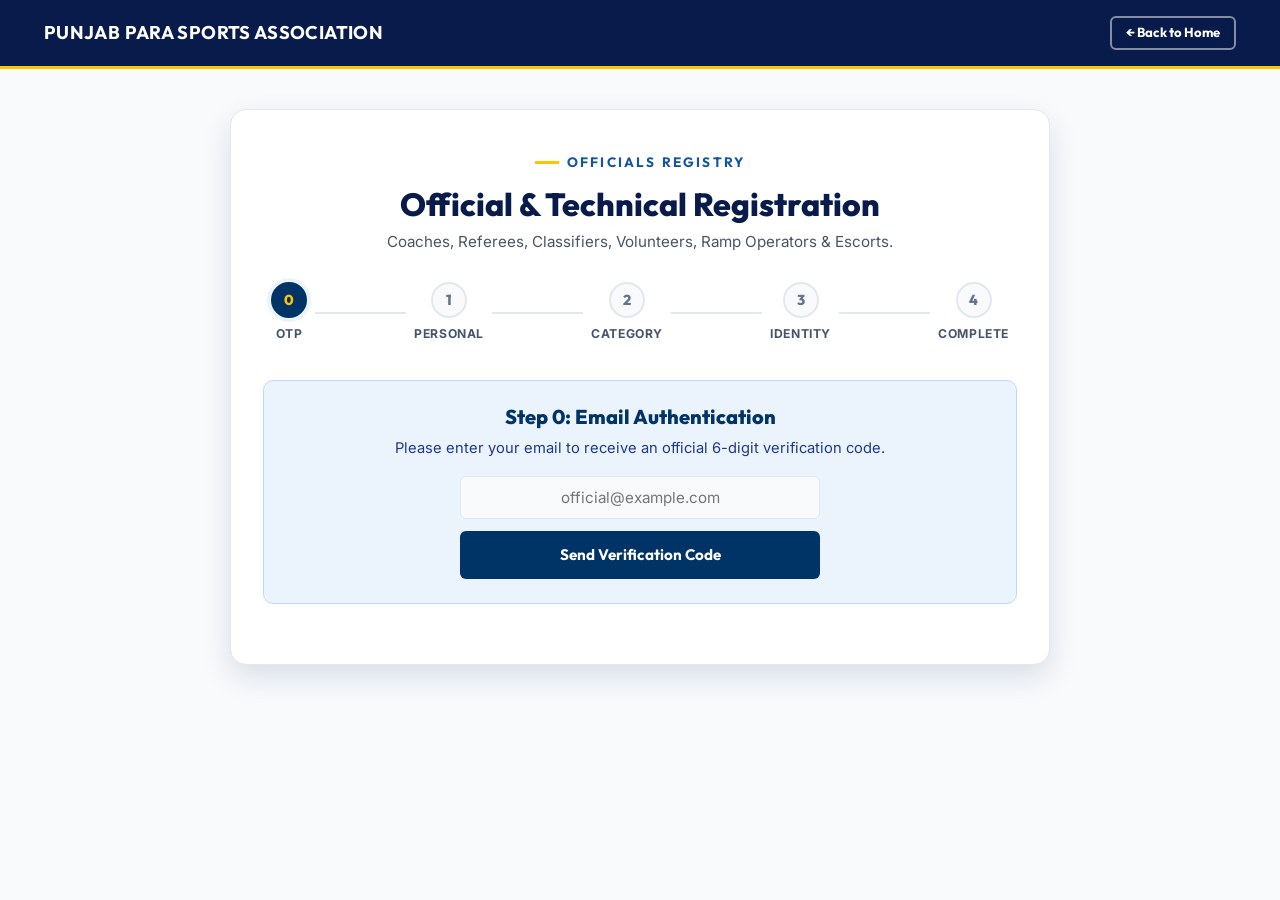
<file: register-official.html>
<!DOCTYPE html>
<html lang="en">
<head>
  <meta charset="UTF-8">
  <meta name="viewport" content="width=device-width, initial-scale=1.0">
  <title>Official & Technical Registration | Punjab Para Sports Association</title>
  <meta name="description" content="Official registration portal for coaches, referees, classifiers, volunteers, and escorts with the Punjab Para Sports Association (PPSA).">

  <!-- Google Fonts: Outfit & Inter -->
  <link rel="preconnect" href="https://fonts.googleapis.com">
  <link rel="preconnect" href="https://fonts.gstatic.com" crossorigin>
  <link href="https://fonts.googleapis.com/css2?family=Outfit:wght@400;500;600;700;800;900&family=Inter:wght@400;500;600;700;800&display=swap" rel="stylesheet">

  <link rel="stylesheet" href="assets/css/ppsa-main.css">
  <style>
    .registration-page-wrap {
      min-height: 100vh;
      background: var(--ppsa-surface);
      display: flex;
      flex-direction: column;
    }
    .reg-nav-bar {
      background: var(--ppsa-navy-dark);
      color: var(--ppsa-white);
      padding: 16px 0;
      border-bottom: 3px solid var(--ppsa-gold);
    }
    .reg-nav-inner {
      display: flex;
      align-items: center;
      justify-content: space-between;
    }
    .reg-brand {
      display: flex;
      align-items: center;
      gap: 12px;
      color: var(--ppsa-white);
      text-decoration: none;
    }
    .reg-brand strong {
      font-family: var(--font-heading);
      font-size: 1.15rem;
      letter-spacing: 0.02em;
    }
    .reg-container-box {
      max-width: 820px;
      margin: 40px auto 60px;
      background: var(--ppsa-white);
      border-radius: var(--radius-lg);
      border: 1px solid var(--ppsa-border);
      box-shadow: var(--shadow-lg);
      padding: 36px 32px;
      width: 100%;
    }
    .wizard-steps-indicator {
      display: flex;
      align-items: center;
      justify-content: space-between;
      margin-bottom: 36px;
      position: relative;
    }
    .wizard-steps-indicator::before {
      content: '';
      position: absolute;
      top: 50%;
      left: 30px;
      right: 30px;
      height: 2px;
      background: var(--ppsa-border);
      z-index: 1;
      transform: translateY(-50%);
    }
    .wizard-step-node {
      position: relative;
      z-index: 2;
      display: flex;
      flex-direction: column;
      align-items: center;
      gap: 6px;
      background: var(--ppsa-white);
      padding: 0 8px;
    }
    .node-circle {
      width: 36px;
      height: 36px;
      border-radius: 50%;
      background: var(--ppsa-surface);
      border: 2px solid var(--ppsa-border);
      display: flex;
      align-items: center;
      justify-content: center;
      font-family: var(--font-heading);
      font-weight: 800;
      font-size: 0.9rem;
      color: var(--ppsa-text-light);
      transition: all 0.3s ease;
    }
    .wizard-step-node.is-active .node-circle {
      background: var(--ppsa-navy);
      border-color: var(--ppsa-navy);
      color: var(--ppsa-gold);
      box-shadow: 0 0 0 4px var(--ppsa-blue-soft);
    }
    .wizard-step-node.is-complete .node-circle {
      background: #16A34A;
      border-color: #16A34A;
      color: #FFF;
    }
    .node-label {
      font-size: 0.76rem;
      font-weight: 700;
      color: var(--ppsa-text-muted);
      text-transform: uppercase;
      letter-spacing: 0.05em;
    }
    .form-step-pane {
      display: none;
    }
    .form-step-pane.is-active {
      display: block;
      animation: fadeIn 0.3s ease;
    }
    @keyframes fadeIn {
      from { opacity: 0; transform: translateY(8px); }
      to { opacity: 1; transform: translateY(0); }
    }
    .form-group-grid {
      display: grid;
      grid-template-columns: 1fr 1fr;
      gap: 20px;
      margin-bottom: 20px;
    }
    .form-group-full {
      grid-column: 1 / -1;
    }
    .form-label {
      display: block;
      font-family: var(--font-heading);
      font-size: 0.88rem;
      font-weight: 700;
      color: var(--ppsa-navy-dark);
      margin-bottom: 6px;
    }
    .form-control {
      width: 100%;
      padding: 11px 14px;
      border-radius: var(--radius-sm);
      border: 1.5px solid var(--ppsa-border);
      font-family: var(--font-body);
      font-size: 0.95rem;
      color: var(--ppsa-text-main);
      background: var(--ppsa-surface);
      transition: all 0.2s ease;
    }
    .form-control:focus {
      background: var(--ppsa-white);
      border-color: var(--ppsa-navy);
      box-shadow: 0 0 0 3px var(--ppsa-blue-soft);
    }
    .step-actions-row {
      display: flex;
      align-items: center;
      justify-content: space-between;
      margin-top: 36px;
      padding-top: 24px;
      border-top: 1px solid var(--ppsa-border);
    }
    .otp-box-card {
      background: var(--ppsa-blue-soft);
      border: 1.5px solid #BFDBFE;
      border-radius: var(--radius-md);
      padding: 24px;
      margin-bottom: 24px;
      text-align: center;
    }
    /* Camera & Upload Dual-Action Controls */
    .upload-dual-actions {
      display: flex;
      flex-wrap: wrap;
      gap: 10px;
      margin-top: 10px;
    }
    .btn-camera-capture {
      display: inline-flex;
      align-items: center;
      gap: 8px;
      background: #003366;
      color: #FFF;
      font-size: 0.85rem;
      font-weight: 600;
      padding: 9px 16px;
      border-radius: 6px;
      border: none;
      cursor: pointer;
      transition: all 0.2s ease;
    }
    .btn-camera-capture:hover {
      background: #002244;
      box-shadow: 0 2px 6px rgba(0,51,102,0.25);
    }
    .btn-file-select {
      display: inline-flex;
      align-items: center;
      gap: 8px;
      background: #FFF;
      color: #003366;
      font-size: 0.85rem;
      font-weight: 600;
      padding: 8px 16px;
      border-radius: 6px;
      border: 1.5px solid #93C5FD;
      cursor: pointer;
      transition: all 0.2s ease;
    }
    .btn-file-select:hover {
      background: #EFF6FF;
      border-color: #3B82F6;
    }
    .file-status-badge {
      display: none;
      align-items: center;
      justify-content: space-between;
      margin-top: 10px;
      padding: 10px 14px;
      background: #F0FDF4;
      border: 1px solid #86EFAC;
      border-radius: 6px;
      font-size: 0.85rem;
      color: #166534;
    }
    .file-status-badge.is-active {
      display: flex;
    }
    .file-remove-btn {
      background: none;
      border: none;
      color: #DC2626;
      font-size: 0.8rem;
      font-weight: 600;
      cursor: pointer;
      padding: 4px 8px;
      border-radius: 4px;
    }
    .file-remove-btn:hover {
      background: #FEE2E2;
    }
  </style>
</head>
<body class="registration-page-wrap">

  <header class="reg-nav-bar">
    <div class="ppsa-container reg-nav-inner">
      <a href="index.html" class="reg-brand">
        <strong>PUNJAB PARA SPORTS ASSOCIATION</strong>
      </a>
      <a href="index.html" class="btn btn-secondary" style="padding: 7px 14px; font-size: 0.82rem;">&larr; Back to Home</a>
    </div>
  </header>

  <main class="ppsa-container" style="flex: 1;">
    <div class="reg-container-box">

      <div style="text-align: center; margin-bottom: 28px;">
        <span class="section-eyebrow">Officials Registry</span>
        <h1 style="font-size: 2rem; color: var(--ppsa-navy-dark);">Official & Technical Registration</h1>
        <p style="color: var(--ppsa-text-muted); font-size: 0.95rem; margin-top: 6px;">
          Coaches, Referees, Classifiers, Volunteers, Ramp Operators & Escorts.
        </p>
      </div>

      <!-- Steps Indicator -->
      <nav class="wizard-steps-indicator" aria-label="Official Registration Steps">
        <div class="wizard-step-node is-active" id="stepNode0">
          <div class="node-circle">0</div>
          <span class="node-label">OTP</span>
        </div>
        <div class="wizard-step-node" id="stepNode1">
          <div class="node-circle">1</div>
          <span class="node-label">Personal</span>
        </div>
        <div class="wizard-step-node" id="stepNode2">
          <div class="node-circle">2</div>
          <span class="node-label">Category</span>
        </div>
        <div class="wizard-step-node" id="stepNode3">
          <div class="node-circle">3</div>
          <span class="node-label">Identity</span>
        </div>
        <div class="wizard-step-node" id="stepNode4">
          <div class="node-circle">4</div>
          <span class="node-label">Complete</span>
        </div>
      </nav>

      <form id="ppsaOfficialForm" onsubmit="return false;">

        <!-- STEP 0: OTP -->
        <div class="form-step-pane is-active" id="paneStep0">
          <div class="otp-box-card">
            <h2 style="font-size: 1.25rem; color: var(--ppsa-navy); margin-bottom: 8px;">Step 0: Email Authentication</h2>
            <p style="font-size: 0.92rem; color: #1E3A8A; max-width: 500px; margin: 0 auto 16px;">
              Please enter your email to receive an official 6-digit verification code.
            </p>
            <div style="max-width: 360px; margin: 0 auto;">
              <input type="email" id="officialEmail" class="form-control" placeholder="official@example.com" required style="text-align: center;">
              <button type="button" class="btn btn-navy" id="btnSendOtpOff" style="width: 100%; margin-top: 12px;" onclick="sendOfficialOtp()">
                Send Verification Code
              </button>
            </div>
            <div id="otpInputSectionOff" style="display: none; margin-top: 20px;">
              <div id="sandboxAlertNoticeOff" style="display: none;"></div>
              <p id="otpSuccessMsgOff" style="font-size: 0.88rem; font-weight: 600; color: #065F46; margin-bottom: 12px;">
                Verification code dispatched to <span id="sentOffEmailDisplay"></span>. Code valid for 10 minutes.
              </p>
              <input type="text" id="otpCodeOff" class="form-control" placeholder="123456" maxlength="6" style="max-width: 180px; margin: 10px auto; text-align: center; letter-spacing: 0.3em; font-size: 1.3rem; font-weight: 800;">
              <button type="button" class="btn btn-primary" onclick="verifyOfficialOtp()">
                Verify & Continue &rarr;
              </button>
            </div>
          </div>
        </div>

        <!-- STEP 1: Personal Info -->
        <div class="form-step-pane" id="paneStep1">
          <h2 style="font-size: 1.3rem; margin-bottom: 20px; color: var(--ppsa-navy);">Personal Information</h2>
          <div class="form-group-grid">
            <div class="form-group-full">
              <label class="form-label">Full Name *</label>
              <input type="text" id="offFullName" class="form-control" placeholder="Official Full Name" required>
            </div>
            <div>
              <label class="form-label">Gender *</label>
              <select id="offGender" class="form-control" required>
                <option value="Male">Male</option>
                <option value="Female">Female</option>
                <option value="Other">Other</option>
              </select>
            </div>
            <div>
              <label class="form-label">Date of Birth *</label>
              <input type="date" id="offDob" class="form-control" required>
            </div>
            <div>
              <label class="form-label">Father's Name *</label>
              <input type="text" id="offFather" class="form-control" required>
            </div>
            <div>
              <label class="form-label">Mobile Number *</label>
              <input type="tel" id="offMobile" class="form-control" placeholder="9876543210" required>
            </div>
          </div>
          <div class="step-actions-row">
            <button type="button" class="btn btn-outline-navy" onclick="goToStep(0)">&larr; Back</button>
            <button type="button" class="btn btn-navy" onclick="goToStep(2)">Next: Role & Category &rarr;</button>
          </div>
        </div>

        <!-- STEP 2: Category & Qualifications -->
        <div class="form-step-pane" id="paneStep2">
          <h2 style="font-size: 1.3rem; margin-bottom: 20px; color: var(--ppsa-navy);">Official Designation & Qualifications</h2>
          <div class="form-group-grid">
            <div class="form-group-full">
              <label class="form-label">Designation / Role Category *</label>
              <select id="officialCategory" class="form-control" required onchange="toggleClassifierFields()">
                <option value="">-- Select Role --</option>
                <option value="Coach">Coach</option>
                <option value="Referee / Technical Official">Referee / Technical Official</option>
                <option value="Classifier">Classifier (Medical / Technical)</option>
                <option value="Volunteer">Volunteer</option>
                <option value="Ramp Operator / Sports Assistant">Ramp Operator / Sports Assistant</option>
                <option value="Escort">Escort / Helper</option>
              </select>
            </div>

            <!-- Classifier Sub-types -->
            <div class="form-group-full" id="classifierSubGroup" style="display: none; background: #FEF3C7; padding: 14px; border-radius: var(--radius-sm);">
              <label class="form-label">Classifier Specialty *</label>
              <select id="classifierSubtype" class="form-control">
                <option value="Physiotherapist">Physiotherapist</option>
                <option value="Doctor">Medical Doctor / Specialist</option>
                <option value="Coach">Technical Coach Classifier</option>
                <option value="Other">Other Medical Expert</option>
              </select>
            </div>

            <div class="form-group-full">
              <label class="form-label">Educational / Professional Qualification *</label>
              <input type="text" id="offQualification" class="form-control" placeholder="e.g. B.P.Ed / M.P.Ed / BPT / NIS Diploma" required>
            </div>

            <div class="form-group-full">
              <label class="form-label">Para Sports Experience (Summary)</label>
              <textarea id="offExperience" class="form-control" rows="3" placeholder="Briefly describe coaching or officiating experience in state/national events..."></textarea>
            </div>

            <div>
              <label class="form-label" for="offTshirtSize">Uniform T-Shirt Size *</label>
              <select id="offTshirtSize" class="form-control" required>
                <option value="S">S (36 in)</option>
                <option value="M" selected>M (38 in)</option>
                <option value="L">L (40 in)</option>
                <option value="XL">XL (42 in)</option>
                <option value="2XL">2XL (44 in)</option>
                <option value="3XL">3XL (46 in)</option>
              </select>
            </div>
            <div>
              <label class="form-label" for="offTrackSuitSize">Uniform Track Suit Size *</label>
              <select id="offTrackSuitSize" class="form-control" required>
                <option value="S">S</option>
                <option value="M" selected>M</option>
                <option value="L">L</option>
                <option value="XL">XL</option>
                <option value="2XL">2XL</option>
                <option value="3XL">3XL</option>
              </select>
            </div>
            <div>
              <label class="form-label" for="offShoeSize">Uniform Shoe Size (UK) *</label>
              <select id="offShoeSize" class="form-control" required>
                <option value="4">UK 4</option>
                <option value="5">UK 5</option>
                <option value="6">UK 6</option>
                <option value="7">UK 7</option>
                <option value="8" selected>UK 8</option>
                <option value="9">UK 9</option>
                <option value="10">UK 10</option>
                <option value="11">UK 11</option>
                <option value="12">UK 12</option>
              </select>
            </div>
          </div>
          <div class="step-actions-row">
            <button type="button" class="btn btn-outline-navy" onclick="goToStep(1)">&larr; Back</button>
            <button type="button" class="btn btn-navy" onclick="goToStep(3)">Next: Address & Documents &rarr;</button>
          </div>
        </div>

        <!-- STEP 3: Address & Documents -->
        <div class="form-step-pane" id="paneStep3">
          <h2 style="font-size: 1.3rem; margin-bottom: 20px; color: var(--ppsa-navy);">Address & Identity Documents</h2>
          <div class="form-group-grid">
            <div class="form-group-full">
              <label class="form-label" for="offAadhaar">12-Digit Aadhaar Number *</label>
              <input type="text" id="offAadhaar" class="form-control" placeholder="XXXX XXXX XXXX" maxlength="14" required oninput="formatAadhaar(this)">
            </div>
            <div class="form-group-full">
              <label class="form-label" for="offAddress">Permanent Residential Address *</label>
              <textarea id="offAddress" class="form-control" rows="2" placeholder="Full address" required></textarea>
            </div>
            <div>
              <label class="form-label" for="offDistrict">District (Punjab) *</label>
              <select id="offDistrict" class="form-control" required>
                <option value="">Select District</option>
                <option value="Amritsar">Amritsar</option>
                <option value="Barnala">Barnala</option>
                <option value="Bathinda">Bathinda</option>
                <option value="Faridkot">Faridkot</option>
                <option value="Fatehgarh Sahib">Fatehgarh Sahib</option>
                <option value="Fazilka">Fazilka</option>
                <option value="Ferozepur">Ferozepur</option>
                <option value="Gurdaspur">Gurdaspur</option>
                <option value="Hoshiarpur">Hoshiarpur</option>
                <option value="Jalandhar">Jalandhar</option>
                <option value="Kapurthala">Kapurthala</option>
                <option value="Ludhiana">Ludhiana</option>
                <option value="Malerkotla">Malerkotla</option>
                <option value="Mansa">Mansa</option>
                <option value="Moga">Moga</option>
                <option value="Muktsar">Muktsar</option>
                <option value="Pathankot">Pathankot</option>
                <option value="Patiala">Patiala</option>
                <option value="Rupnagar">Rupnagar</option>
                <option value="Sangrur">Sangrur</option>
                <option value="SAS Nagar">SAS Nagar (Mohali)</option>
                <option value="SBS Nagar">SBS Nagar</option>
                <option value="Tarn Taran">Tarn Taran</option>
              </select>
            </div>
            <div>
              <label class="form-label" for="offPincode">Pin Code *</label>
              <input type="text" id="offPincode" class="form-control" placeholder="141001" maxlength="6" required>
            </div>

            <!-- Upload 1: Official Photograph (Camera Selfie / File Picker) -->
            <div class="form-group-full" style="padding: 16px; background: var(--ppsa-surface); border-radius: var(--radius-sm); border: 1px dashed var(--ppsa-border);">
              <label class="form-label" style="margin-bottom: 4px;">1. Official Passport Photograph (JPG/PNG) *</label>
              <p style="font-size: 0.8rem; color: var(--ppsa-text-muted); margin: 0 0 10px;">Tap Take Photo to open selfie camera or Upload File from device.</p>
              
              <div class="upload-dual-actions">
                <button type="button" class="btn-camera-capture" onclick="triggerOffPick('photo', true)">
                  <svg width="18" height="18" viewBox="0 0 24 24" fill="none" stroke="currentColor" stroke-width="2" stroke-linecap="round" stroke-linejoin="round"><path d="M23 19a2 2 0 0 1-2 2H3a2 2 0 0 1-2-2V8a2 2 0 0 1 2-2h4l2-3h6l2 3h4a2 2 0 0 1 2 2z"/><circle cx="12" cy="13" r="4"/></svg>
                  Take Photo (Selfie)
                </button>
                <button type="button" class="btn-file-select" onclick="triggerOffPick('photo', false)">
                  <svg width="18" height="18" viewBox="0 0 24 24" fill="none" stroke="currentColor" stroke-width="2" stroke-linecap="round" stroke-linejoin="round"><path d="M21 15v4a2 2 0 0 1-2 2H5a2 2 0 0 1-2-2v-4"/><polyline points="17 8 12 3 7 8"/><line x1="12" y1="3" x2="12" y2="15"/></svg>
                  Upload File
                </button>
              </div>

              <input type="file" id="inputOffCamPhoto" accept="image/*" capture="user" style="display:none;" onchange="onOffFileChosen('photo', this.files[0])">
              <input type="file" id="inputOffFilePhoto" accept="image/jpeg,image/png,image/webp" style="display:none;" onchange="onOffFileChosen('photo', this.files[0])">

              <div id="badge-off-photo" class="file-status-badge">
                <span id="label-off-photo" style="display:inline-flex;align-items:center;gap:6px;"><svg width="14" height="14" viewBox="0 0 24 24" fill="none" stroke="currentColor" stroke-width="2.5" stroke-linecap="round" stroke-linejoin="round" style="color:#16A34A;"><polyline points="20 6 9 17 4 12"/></svg> Photo Selected</span>
                <button type="button" class="file-remove-btn" onclick="removeOffDoc('photo')"><svg width="12" height="12" viewBox="0 0 24 24" fill="none" stroke="currentColor" stroke-width="2.5" stroke-linecap="round" stroke-linejoin="round"><line x1="18" y1="6" x2="6" y2="18"></line><line x1="6" y1="6" x2="18" y2="18"></line></svg> Remove</button>
              </div>
            </div>

            <!-- Upload 2: Govt ID / Aadhaar Copy (Camera Document / File Picker) -->
            <div class="form-group-full" style="padding: 16px; background: var(--ppsa-surface); border-radius: var(--radius-sm); border: 1px dashed var(--ppsa-border);">
              <label class="form-label" style="margin-bottom: 4px;">2. Govt ID Proof / Aadhaar Copy (PDF/JPG) *</label>
              <p style="font-size: 0.8rem; color: var(--ppsa-text-muted); margin: 0 0 10px;">Tap Take Photo to snap Aadhaar with rear camera, or Upload Document (PDF/JPG).</p>

              <div class="upload-dual-actions">
                <button type="button" class="btn-camera-capture" onclick="triggerOffPick('govtId', true)">
                  <svg width="18" height="18" viewBox="0 0 24 24" fill="none" stroke="currentColor" stroke-width="2" stroke-linecap="round" stroke-linejoin="round"><path d="M23 19a2 2 0 0 1-2 2H3a2 2 0 0 1-2-2V8a2 2 0 0 1 2-2h4l2-3h6l2 3h4a2 2 0 0 1 2 2z"/><circle cx="12" cy="13" r="4"/></svg>
                  Take Photo (Document)
                </button>
                <button type="button" class="btn-file-select" onclick="triggerOffPick('govtId', false)">
                  <svg width="18" height="18" viewBox="0 0 24 24" fill="none" stroke="currentColor" stroke-width="2" stroke-linecap="round" stroke-linejoin="round"><path d="M21 15v4a2 2 0 0 1-2 2H5a2 2 0 0 1-2-2v-4"/><polyline points="17 8 12 3 7 8"/><line x1="12" y1="3" x2="12" y2="15"/></svg>
                  Upload Document
                </button>
              </div>

              <input type="file" id="inputOffCamGovtId" accept="image/*" capture="environment" style="display:none;" onchange="onOffFileChosen('govtId', this.files[0])">
              <input type="file" id="inputOffFileGovtId" accept="image/jpeg,image/png,image/webp,application/pdf" style="display:none;" onchange="onOffFileChosen('govtId', this.files[0])">

              <div id="badge-off-govtId" class="file-status-badge">
                <span id="label-off-govtId" style="display:inline-flex;align-items:center;gap:6px;"><svg width="14" height="14" viewBox="0 0 24 24" fill="none" stroke="currentColor" stroke-width="2.5" stroke-linecap="round" stroke-linejoin="round" style="color:#16A34A;"><polyline points="20 6 9 17 4 12"/></svg> Document Selected</span>
                <button type="button" class="file-remove-btn" onclick="removeOffDoc('govtId')"><svg width="12" height="12" viewBox="0 0 24 24" fill="none" stroke="currentColor" stroke-width="2.5" stroke-linecap="round" stroke-linejoin="round"><line x1="18" y1="6" x2="6" y2="18"></line><line x1="6" y1="6" x2="18" y2="18"></line></svg> Remove</button>
              </div>
            </div>

            <!-- Upload 3: Technical Certificate (Camera Document / File Picker) -->
            <div class="form-group-full" style="padding: 16px; background: var(--ppsa-surface); border-radius: var(--radius-sm); border: 1px dashed var(--ppsa-border);">
              <label class="form-label" style="margin-bottom: 4px;">3. Technical Qualification / Certificate Scan (Optional PDF/JPG)</label>
              <p style="font-size: 0.8rem; color: var(--ppsa-text-muted); margin: 0 0 10px;">Tap Take Photo or Upload Certificate.</p>

              <div class="upload-dual-actions">
                <button type="button" class="btn-camera-capture" onclick="triggerOffPick('cert', true)">
                  <svg width="18" height="18" viewBox="0 0 24 24" fill="none" stroke="currentColor" stroke-width="2" stroke-linecap="round" stroke-linejoin="round"><path d="M23 19a2 2 0 0 1-2 2H3a2 2 0 0 1-2-2V8a2 2 0 0 1 2-2h4l2-3h6l2 3h4a2 2 0 0 1 2 2z"/><circle cx="12" cy="13" r="4"/></svg>
                  Take Photo (Certificate)
                </button>
                <button type="button" class="btn-file-select" onclick="triggerOffPick('cert', false)">
                  <svg width="18" height="18" viewBox="0 0 24 24" fill="none" stroke="currentColor" stroke-width="2" stroke-linecap="round" stroke-linejoin="round"><path d="M21 15v4a2 2 0 0 1-2 2H5a2 2 0 0 1-2-2v-4"/><polyline points="17 8 12 3 7 8"/><line x1="12" y1="3" x2="12" y2="15"/></svg>
                  Upload Document
                </button>
              </div>

              <input type="file" id="inputOffCamCert" accept="image/*" capture="environment" style="display:none;" onchange="onOffFileChosen('cert', this.files[0])">
              <input type="file" id="inputOffFileCert" accept="image/jpeg,image/png,image/webp,application/pdf" style="display:none;" onchange="onOffFileChosen('cert', this.files[0])">

              <div id="badge-off-cert" class="file-status-badge">
                <span id="label-off-cert" style="display:inline-flex;align-items:center;gap:6px;"><svg width="14" height="14" viewBox="0 0 24 24" fill="none" stroke="currentColor" stroke-width="2.5" stroke-linecap="round" stroke-linejoin="round" style="color:#16A34A;"><polyline points="20 6 9 17 4 12"/></svg> Certificate Selected</span>
                <button type="button" class="file-remove-btn" onclick="removeOffDoc('cert')"><svg width="12" height="12" viewBox="0 0 24 24" fill="none" stroke="currentColor" stroke-width="2.5" stroke-linecap="round" stroke-linejoin="round"><line x1="18" y1="6" x2="6" y2="18"></line><line x1="6" y1="6" x2="18" y2="18"></line></svg> Remove</button>
              </div>
            </div>
          </div>

          <div style="margin-top: 18px;">
            <label style="display: flex; align-items: flex-start; gap: 10px; font-size: 0.88rem; color: var(--ppsa-text-muted);">
              <input type="checkbox" id="offLegalDeclaration" required style="margin-top: 3px;">
              <span>I hereby certify that all information submitted is accurate and true. I agree to abide by the code of ethics and conduct of the Punjab Para Sports Association and Paralympic Committee of India.</span>
            </label>
          </div>

          <div class="step-actions-row">
            <button type="button" class="btn btn-outline-navy" onclick="goToStep(2)">&larr; Back</button>
            <button type="button" class="btn btn-primary" onclick="submitOfficial()">Submit Application &rarr;</button>
          </div>
        </div>

        <!-- STEP 4: Success -->
        <div class="form-step-pane" id="paneStep4">
          <div style="text-align: center; padding: 30px 10px;">
            <div style="width: 72px; height: 72px; border-radius: 50%; background: #DCFCE7; color: #16A34A; display: flex; align-items: center; justify-content: center; margin: 0 auto 20px;">
              <svg width="40" height="40" viewBox="0 0 24 24" fill="none" stroke="currentColor" stroke-width="3" stroke-linecap="round" stroke-linejoin="round"><polyline points="20 6 9 17 4 12"></polyline></svg>
            </div>
            <h2 style="font-size: 1.8rem; color: var(--ppsa-navy-dark); margin-bottom: 12px;">Official Registration Submitted!</h2>
            <p style="color: var(--ppsa-text-muted); font-size: 1.05rem; max-width: 540px; margin: 0 auto 24px;">
              Your application for official appointment with the Punjab Para Sports Association has been recorded into the administrative review queue.
            </p>
            <div style="background: var(--ppsa-surface); border: 2px dashed var(--ppsa-border-strong); border-radius: var(--radius-md); padding: 20px; max-width: 480px; margin: 0 auto 30px; text-align: left;">
              <div style="font-size: 0.8rem; color: var(--ppsa-text-light); text-transform: uppercase; font-weight: 700;">Reference Tracking ID</div>
              <div id="offTrackingId" style="font-family: var(--font-heading); font-size: 1.5rem; font-weight: 900; color: var(--ppsa-navy); margin: 4px 0 14px;">
                PPSA-OFF-2026-402915
              </div>
              <div style="font-size: 0.9rem; color: var(--ppsa-text-main); margin-bottom: 6px;">
                <strong>Official Name:</strong> <span id="offNameDisplay"></span>
              </div>
              <div style="font-size: 0.9rem; color: var(--ppsa-text-main); margin-bottom: 6px;">
                <strong>Role:</strong> <span id="offRoleDisplay"></span>
              </div>
              <div style="font-size: 0.9rem; color: var(--ppsa-text-main);">
                <strong>Status:</strong> <span style="display: inline-block; padding: 2px 8px; background: #FEF3C7; color: #B45309; border-radius: 4px; font-weight: 700; font-size: 0.8rem;">Pending Review</span>
              </div>
            </div>
            <div style="display: flex; gap: 14px; justify-content: center;">
              <button type="button" class="btn btn-navy" onclick="window.print()">Print Summary</button>
              <a href="index.html" class="btn btn-primary">Return to Homepage</a>
            </div>
          </div>
        </div>

      </form>
    </div>
  </main>

  <script>
    let currentStep = 0;
    function goToStep(idx) {
      document.querySelectorAll('.form-step-pane').forEach((p, i) => p.classList.toggle('is-active', i === idx));
      document.querySelectorAll('.wizard-step-node').forEach((n, i) => {
        n.classList.toggle('is-active', i === idx);
        n.classList.toggle('is-complete', i < idx);
      });
      currentStep = idx;
      window.scrollTo({ top: 120, behavior: 'smooth' });
    }

    function formatAadhaar(el) {
      let val = el.value.replace(/\D/g, '');
      let formatted = '';
      for (let i = 0; i < val.length && i < 12; i++) {
        if (i > 0 && i % 4 === 0) formatted += ' ';
        formatted += val[i];
      }
      el.value = formatted;
    }

    async function sendOfficialOtp() {
      const emailInput = document.getElementById('officialEmail');
      const email = emailInput ? emailInput.value.trim() : '';
      const btn = document.getElementById('btnSendOtpOff');
      if (!email || !email.includes('@')) {
        alert('Please enter a valid email address.');
        return;
      }
      
      if (btn) {
        btn.disabled = true;
        btn.textContent = 'Sending verification code...';
      }

      try {
        const resp = await fetch('api/send-otp.php', {
          method: 'POST',
          headers: { 'Content-Type': 'application/json' },
          body: JSON.stringify({ email: email, action: 'official_registration' })
        });
        const data = await resp.json().catch(() => null);

        if (data && data.success === false && data.error) {
          alert('OTP Error: ' + data.error);
          if (btn) {
            btn.disabled = false;
            btn.textContent = 'Send Verification Code';
          }
          return;
        }
        
        const sentEmailDisplay = document.getElementById('sentOffEmailDisplay');
        if (sentEmailDisplay) sentEmailDisplay.textContent = email;

        const otpSection = document.getElementById('otpInputSectionOff');
        if (otpSection) otpSection.style.display = 'block';

        const sandboxBox = document.getElementById('sandboxAlertNoticeOff');
        const successMsg = document.getElementById('otpSuccessMsgOff');

        if (data && data.test_otp) {
          if (sandboxBox) {
            sandboxBox.style.display = 'block';
            sandboxBox.innerHTML = `
              <div style="background: #FFFBEB; border: 1.5px solid #F59E0B; border-radius: 8px; padding: 14px 16px; margin-bottom: 16px; text-align: left;">
                <div style="display: flex; align-items: center; gap: 8px; font-weight: 800; color: #92400E; font-size: 0.92rem; margin-bottom: 4px;">
                  <svg width="16" height="16" viewBox="0 0 24 24" fill="none" stroke="currentColor" stroke-width="2.5" stroke-linecap="round" stroke-linejoin="round"><path d="M10.29 3.86L1.82 18a2 2 0 0 0 1.71 3h16.94a2 2 0 0 0 1.71-3L13.71 3.86a2 2 0 0 0-3.42 0z"/><line x1="12" y1="9" x2="12" y2="13"/><line x1="12" y1="17" x2="12.01" y2="17"/></svg>
                  <span>Resend Mailer Testing Mode Notice</span>
                </div>
                <p style="margin: 0 0 8px 0; font-size: 0.82rem; color: #78350F; line-height: 1.45;">
                  Resend accounts in sandbox mode restrict sending to the account owner (<code>ajeet.graphics@gmail.com</code>). 
                  To send to any recipient, add & verify your domain in <strong>resend.com/domains</strong>.
                </p>
                <div style="background: #FFFFFF; border: 1px solid #FCD34D; border-radius: 6px; padding: 8px 12px; display: flex; align-items: center; justify-content: space-between;">
                  <span style="font-size: 0.84rem; color: #64748B; font-weight: 600;">Test Verification Code:</span>
                  <span style="font-family: monospace; font-size: 1.3rem; font-weight: 900; color: #003366; letter-spacing: 3px;">${data.test_otp}</span>
                </div>
                <p style="margin: 6px 0 0 0; font-size: 0.78rem; color: #00B074; font-weight: 700; display: flex; align-items: center; gap: 6px;">
                  <svg width="14" height="14" viewBox="0 0 24 24" fill="none" stroke="currentColor" stroke-width="2.5" stroke-linecap="round" stroke-linejoin="round"><polyline points="20 6 9 17 4 12"/></svg>
                  Verification code auto-filled below for instant testing
                </p>
              </div>
            `;
          }
          if (successMsg) successMsg.style.display = 'none';
          const otpInput = document.getElementById('otpCodeOff');
          if (otpInput) otpInput.value = data.test_otp;
        } else {
          if (sandboxBox) sandboxBox.style.display = 'none';
          if (successMsg) {
            successMsg.style.display = 'block';
            if (data && data.dispatcher === 'native_mail') {
              successMsg.textContent = `Verification code dispatched to ${email} via Server Mail. Code valid for 10 minutes.`;
            } else {
              successMsg.textContent = `Verification code dispatched to ${email} via Resend. Code valid for 10 minutes.`;
            }
          }
        }
        
        let countdown = 60;
        if (btn) {
          btn.textContent = `Resend Code (${countdown}s)`;
          const timer = setInterval(() => {
            countdown--;
            if (countdown <= 0) {
              clearInterval(timer);
              btn.disabled = false;
              btn.textContent = 'Resend Code';
            } else {
              btn.textContent = `Resend Code (${countdown}s)`;
            }
          }, 1000);
        }
      } catch (err) {
        console.warn('API call fallback:', err);
        const otpSection = document.getElementById('otpInputSectionOff');
        if (otpSection) otpSection.style.display = 'block';
        if (btn) {
          btn.disabled = false;
          btn.textContent = 'Resend Code';
        }
      }
    }
    const simulateOfficialOtp = sendOfficialOtp;

    async function verifyOfficialOtp() {
      const email = document.getElementById('officialEmail').value.trim();
      const code = document.getElementById('otpCodeOff').value.trim();
      if (code.length < 4) {
        alert('Please enter the 6-digit verification code.');
        return;
      }
      try {
        const resp = await fetch('api/verify-otp.php', {
          method: 'POST',
          headers: { 'Content-Type': 'application/json' },
          body: JSON.stringify({ email: email, otp: code })
        });
        const data = await resp.json().catch(() => null);
        if (data && data.success) {
          goToStep(1);
          return;
        } else if (data && data.error) {
          alert(data.error);
          return;
        }
      } catch (err) {
        console.warn('Verify fallback:', err);
      }
      goToStep(1);
    }

    function toggleClassifierFields() {
      const cat = document.getElementById('officialCategory').value;
      const sub = document.getElementById('classifierSubGroup');
      if (sub) {
        sub.style.display = (cat === 'Classifier' || cat === 'classifier') ? 'block' : 'none';
      }
    }

    /**
     * Efficiently downsamples and compresses images in the browser before upload
     */
    async function compressImageFile(file, maxDimension, quality = 0.82) {
      if (!file || !file.type || !file.type.startsWith('image/')) {
        return file; // Allow PDFs and non-images through unchanged
      }
      return new Promise((resolve) => {
        const reader = new FileReader();
        reader.onload = (e) => {
          const img = new Image();
          img.onload = () => {
            let width = img.width;
            let height = img.height;
            if (width > maxDimension || height > maxDimension) {
              if (width > height) {
                height = Math.round((height * maxDimension) / width);
                width = maxDimension;
              } else {
                width = Math.round((width * maxDimension) / height);
                height = maxDimension;
              }
            }
            const canvas = document.createElement('canvas');
            canvas.width = width;
            canvas.height = height;
            const ctx = canvas.getContext('2d');
            ctx.fillStyle = '#FFFFFF';
            ctx.fillRect(0, 0, width, height);
            ctx.drawImage(img, 0, 0, width, height);
            canvas.toBlob(
              (blob) => {
                if (blob && (blob.size < file.size || width !== img.width)) {
                  const cleanName = (file.name || 'document').replace(/\.[^/.]+$/, "") + ".jpg";
                  const compressed = new File([blob], cleanName, {
                    type: 'image/jpeg',
                    lastModified: Date.now()
                  });
                  resolve(compressed);
                } else {
                  resolve(file);
                }
              },
              'image/jpeg',
              quality
            );
          };
          img.onerror = () => resolve(file);
          img.src = e.target.result;
        };
        reader.onerror = () => resolve(file);
        reader.readAsDataURL(file);
      });
    }

    const selectedOffDocs = { photo: null, govtId: null, cert: null };

    function triggerOffPick(docKey, isCamera) {
      const idMap = {
        photo: isCamera ? 'inputOffCamPhoto' : 'inputOffFilePhoto',
        govtId: isCamera ? 'inputOffCamGovtId' : 'inputOffFileGovtId',
        cert: isCamera ? 'inputOffCamCert' : 'inputOffFileCert'
      };
      const el = document.getElementById(idMap[docKey]);
      if (el) { el.value = ''; el.click(); }
    }

    function onOffFileChosen(docKey, file) {
      if (!file) return;
      selectedOffDocs[docKey] = file;
      const badge = document.getElementById('badge-off-' + docKey);
      const label = document.getElementById('label-off-' + docKey);
      if (badge && label) {
        const sizeStr = (file.size / 1024).toFixed(1) + ' KB';
        label.innerHTML = `
          <svg width="16" height="16" viewBox="0 0 24 24" fill="none" stroke="currentColor" stroke-width="2.5" stroke-linecap="round" stroke-linejoin="round" style="color:#16A34A;"><polyline points="20 6 9 17 4 12"></polyline></svg>
          <strong>${file.name}</strong> <span style="color:#64748B;font-size:0.78rem;">(${sizeStr})</span>
        `;
        badge.classList.add('is-active');
      }
    }

    function removeOffDoc(docKey) {
      selectedOffDocs[docKey] = null;
      const badge = document.getElementById('badge-off-' + docKey);
      if (badge) badge.classList.remove('is-active');
      const camInput = document.getElementById({ photo: 'inputOffCamPhoto', govtId: 'inputOffCamGovtId', cert: 'inputOffCamCert' }[docKey]);
      const fileInput = document.getElementById({ photo: 'inputOffFilePhoto', govtId: 'inputOffFileGovtId', cert: 'inputOffFileCert' }[docKey]);
      if (camInput) camInput.value = '';
      if (fileInput) fileInput.value = '';
    }

    async function submitOfficial() {
      const name = document.getElementById('offFullName').value.trim();
      const phone = document.getElementById('offMobile').value.trim();
      const email = document.getElementById('officialEmail').value.trim();
      const aadhaar = document.getElementById('offAadhaar').value.trim().replace(/\s/g, '');
      const category = document.getElementById('officialCategory').value;
      const address = document.getElementById('offAddress').value.trim();
      const district = document.getElementById('offDistrict').value;
      const agreed = document.getElementById('offLegalDeclaration').checked;

      if (!name || !phone || !email || !category) {
        alert('Please complete all mandatory details.');
        return;
      }
      if (!aadhaar || aadhaar.length !== 12) {
        alert('Please enter a valid 12-digit Aadhaar number.');
        return;
      }
      if (!address || !district) {
        alert('Please enter permanent address and Punjab district.');
        return;
      }
      if (!agreed) {
        alert('Please check the code of conduct declaration to proceed.');
        return;
      }

      if (!selectedOffDocs.photo) {
        alert('Please take or upload your official photograph.');
        return;
      }

      const submitBtn = document.querySelector('#paneStep3 button.btn-primary');
      if (submitBtn) {
        submitBtn.disabled = true;
        submitBtn.textContent = 'Optimizing & Compressing Documents...';
      }

      // Optimize and compress images before upload
      const [optPhoto, optId, optCert] = await Promise.all([
        compressImageFile(selectedOffDocs.photo, 800, 0.85),
        compressImageFile(selectedOffDocs.govtId, 1600, 0.82),
        compressImageFile(selectedOffDocs.cert, 1600, 0.82)
      ]);

      if (submitBtn) {
        submitBtn.textContent = 'Submitting Official Application & Uploading...';
      }

      // Role category mapping
      let categorySlug = 'technical_official';
      const cLower = category.toLowerCase();
      if (cLower.includes('coach')) categorySlug = 'coach';
      else if (cLower.includes('referee') || cLower.includes('technical')) categorySlug = 'referee';
      else if (cLower.includes('classifier')) categorySlug = 'classifier';
      else if (cLower.includes('volunteer')) categorySlug = 'volunteer';
      else if (cLower.includes('ramp')) categorySlug = 'ramp_operator';
      else if (cLower.includes('escort')) categorySlug = 'escort';

      const formData = new FormData();
      formData.append('fullName', name);
      formData.append('gender', document.getElementById('offGender').value.toLowerCase());
      formData.append('dob', document.getElementById('offDob').value);
      formData.append('mobilePhone', phone);
      formData.append('email', email);
      formData.append('aadhaarNumber', aadhaar);
      formData.append('fullAddress', address);
      formData.append('district', district);
      formData.append('state', 'Punjab');
      formData.append('officialCategory', categorySlug);
      const offTshirt = document.getElementById('offTshirtSize')?.value || '';
      const offTrackSuit = document.getElementById('offTrackSuitSize')?.value || '';
      const offShoe = document.getElementById('offShoeSize')?.value || '';
      let apparelSummary = '';
      if (offTshirt || offTrackSuit || offShoe) {
        apparelSummary = ` | Apparel: T-Shirt (${offTshirt}), Track Suit (${offTrackSuit}), Shoe UK (${offShoe})`;
      }
      formData.append('qualifications', document.getElementById('offQualification').value.trim() + ' | Experience: ' + document.getElementById('offExperience').value.trim() + apparelSummary);
      formData.append('tshirtSize', offTshirt);
      formData.append('trackSuitSize', offTrackSuit);
      formData.append('shoeSize', offShoe);
      formData.append('experienceYears', '1');
      formData.append('legalDeclaration', '1');

      if (categorySlug === 'classifier') {
        const classifierSubtype = document.getElementById('classifierSubtype');
        if (classifierSubtype) {
          formData.append('classifierType', classifierSubtype.value.toLowerCase());
        }
      }

      if (optPhoto) formData.append('passportPhoto', optPhoto);
      if (optId)    formData.append('identityProofDoc', optId);
      if (optCert)  formData.append('certificateDoc', optCert);

      try {
        const resp = await fetch('api/submit-official.php', {
          method: 'POST',
          body: formData
        });
        const result = await resp.json();

        if (result.success) {
          document.getElementById('offTrackingId').textContent = result.reference_id;
          document.getElementById('offNameDisplay').textContent = result.full_name;
          document.getElementById('offRoleDisplay').textContent = result.category;
          goToStep(4);
        } else {
          alert('Submission Error: ' + (result.error || 'Unable to submit application.'));
          if (submitBtn) {
            submitBtn.disabled = false;
            submitBtn.textContent = 'Submit Application →';
          }
        }
      } catch (err) {
        console.error('Submission failed:', err);
        alert('Network or server error during submission. Please try again.');
        if (submitBtn) {
          submitBtn.disabled = false;
          submitBtn.textContent = 'Submit Application →';
        }
      }
    }
  </script>
</body>
</html>
</file>
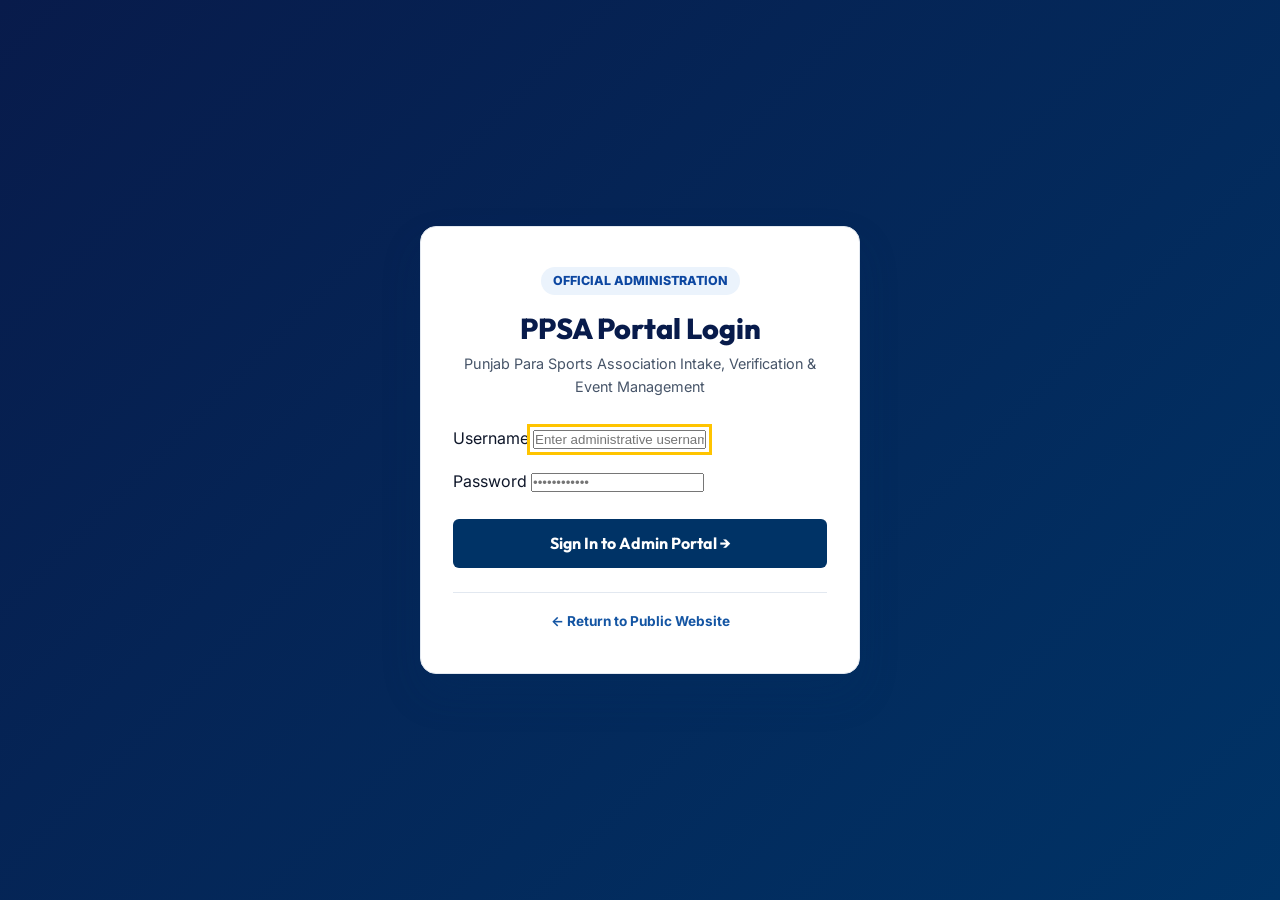
<file: admin/login.html>
<!DOCTYPE html>
<html lang="en">
<head>
  <meta charset="UTF-8">
  <meta name="viewport" content="width=device-width, initial-scale=1.0">
  <title>Admin Portal Login | Punjab Para Sports Association</title>

  <!-- Google Fonts: Outfit & Inter -->
  <link rel="preconnect" href="https://fonts.googleapis.com">
  <link rel="preconnect" href="https://fonts.gstatic.com" crossorigin>
  <link href="https://fonts.googleapis.com/css2?family=Outfit:wght@400;500;600;700;800;900&family=Inter:wght@400;500;600;700;800&display=swap" rel="stylesheet">

  <link rel="stylesheet" href="../assets/css/ppsa-main.css">
  <style>
    body {
      min-height: 100vh;
      display: flex;
      flex-direction: column;
      justify-content: center;
      align-items: center;
      background: linear-gradient(135deg, var(--ppsa-navy-dark) 0%, var(--ppsa-navy) 100%);
      padding: 20px;
    }
    .login-card {
      background: var(--ppsa-white);
      max-width: 440px;
      width: 100%;
      border-radius: var(--radius-lg);
      box-shadow: var(--shadow-xl);
      padding: 40px 32px;
      border: 1px solid var(--ppsa-border);
      text-align: center;
    }
    .login-badge {
      display: inline-flex;
      align-items: center;
      gap: 6px;
      padding: 4px 12px;
      background: var(--ppsa-blue-soft);
      color: var(--ppsa-blue-vibrant);
      border-radius: var(--radius-pill);
      font-size: 0.78rem;
      font-weight: 800;
      text-transform: uppercase;
      margin-bottom: 16px;
    }
  </style>
</head>
<body>
  <div class="login-card">
    <div class="login-badge">Official Administration</div>
    <h1 style="font-size: 1.8rem; color: var(--ppsa-navy-dark); margin-bottom: 6px;">PPSA Portal Login</h1>
    <p style="font-size: 0.9rem; color: var(--ppsa-text-muted); margin-bottom: 28px;">
      Punjab Para Sports Association Intake, Verification & Event Management
    </p>

    <!-- Administrative Username and Password Authentication -->
    <form method="POST" action="login.php">
      <div style="text-align: left; margin-bottom: 18px;">
        <label class="form-label" for="username">Username</label>
        <input type="text" id="username" name="username" class="form-control" placeholder="Enter administrative username" required autocomplete="username" autofocus>
      </div>

      <div style="text-align: left; margin-bottom: 24px;">
        <label class="form-label" for="password">Password</label>
        <input type="password" id="password" name="password" class="form-control" placeholder="••••••••••••" required autocomplete="current-password">
      </div>

      <button type="submit" class="btn btn-navy" style="width: 100%; padding: 13px; font-size: 1rem; cursor: pointer;">
        Sign In to Admin Portal &rarr;
      </button>
    </form>

    <div style="margin-top: 24px; padding-top: 18px; border-top: 1px solid var(--ppsa-border); font-size: 0.85rem;">
      <a href="../index.html" style="color: var(--ppsa-blue); text-decoration: none; font-weight: 700;">&larr; Return to Public Website</a>
    </div>
  </div>
</body>
</html>
</file>
<file: assets/punjab-para-sports-preloader.css>
/* Punjab Para Sports Preloader - Staggered Athletic Racing Lanes Architecture */
@import url('https://fonts.googleapis.com/css2?family=Outfit:wght@400;500;600;700;800;900&family=Inter:wght@400;500;600;700;800&display=swap');

:root {
  --pps-blue: #0D47A1;
  --pps-yellow: #FFC107;
  --pps-yellow-text: #D97706;
  --pps-light-blue: #4FC3F7;
  --pps-bg: #FFFFFF;
  --pps-tagline-color: #475569;
  --pps-font: 'Outfit', 'Inter', system-ui, -apple-system, BlinkMacSystemFont, 'Segoe UI', Roboto, sans-serif;
}

/* Fullscreen Pure White Preloader Overlay */
.pps-preloader-overlay {
  position: fixed;
  top: 0;
  left: 0;
  width: 100vw;
  height: 100vh;
  background-color: var(--pps-bg);
  z-index: 999999;
  display: flex;
  flex-direction: column;
  align-items: center;
  justify-content: center;
  overflow: hidden;
  opacity: 1;
  visibility: visible;
  transition: opacity 0.5s cubic-bezier(0.4, 0, 0.2, 1), visibility 0.5s ease;
  will-change: opacity, visibility;
  font-family: var(--pps-font);
  -webkit-font-smoothing: antialiased;
}

.pps-preloader-overlay.pps-hiding {
  opacity: 0;
  pointer-events: none;
}

.pps-preloader-overlay.pps-hidden {
  display: none !important;
  visibility: hidden !important;
}

/* Centered Stage */
.pps-preloader-stage {
  position: relative;
  width: 100%;
  max-width: 400px;
  display: flex;
  flex-direction: column;
  align-items: center;
  justify-content: center;
  padding: 16px;
  box-sizing: border-box;
}

/* Responsive Art Board */
.pps-svg-container {
  width: 290px;
  height: 265px;
  position: relative;
  display: flex;
  align-items: center;
  justify-content: center;
  transition: transform 0.45s cubic-bezier(0.25, 1, 0.5, 1);
}

.pps-svg-main {
  width: 100%;
  height: 100%;
  overflow: visible;
}

/* Absolute Motion Curves Container */
/* Aligned 1:1 with the main SVG coordinate space */
.pps-motion-curves-container {
  position: absolute;
  top: 0;
  left: 0;
  width: 100%;
  height: 100%;
  pointer-events: none;
  overflow: visible;
  z-index: 2;
}

.pps-motion-stroke {
  vector-effect: non-scaling-stroke;
  stroke-linecap: round;
  stroke-linejoin: round;
}

/* Explicit Layer Ordering */
#pps-punjab-map-group { z-index: 1; }
.pps-motion-curves-container { z-index: 2; }
#pps-athlete-group { z-index: 3; }

/* Typography Lockup */
.pps-brand-text {
  text-align: center;
  margin-top: 18px;
  display: flex;
  flex-direction: column;
  align-items: center;
  justify-content: center;
  width: 100%;
  opacity: 0;
  transform: translateY(10px);
  transition: opacity 0.45s cubic-bezier(0.25, 1, 0.5, 1), transform 0.45s cubic-bezier(0.25, 1, 0.5, 1);
  z-index: 10;
}

.pps-brand-text.pps-active {
  opacity: 1;
  transform: translateY(0);
}

.pps-logo-title {
  font-family: 'Outfit', system-ui, -apple-system, BlinkMacSystemFont, sans-serif;
  font-size: 1.42rem;
  font-weight: 800;
  letter-spacing: 0.03em;
  text-transform: uppercase;
  line-height: 1.2;
  margin: 0;
  white-space: nowrap;
  text-align: center;
}

.pps-blue-text {
  color: var(--pps-blue);
}

.pps-yellow-text {
  color: var(--pps-yellow-text);
}

.pps-tagline-container {
  display: flex;
  align-items: center;
  justify-content: center;
  gap: 10px;
  margin-top: 7px;
}

.pps-tagline-line {
  display: inline-block;
  width: 28px;
  height: 1.5px;
  background: #94A3B8;
  opacity: 0.6;
}

.pps-tagline {
  font-family: 'Outfit', system-ui, -apple-system, BlinkMacSystemFont, sans-serif;
  font-size: 0.72rem;
  font-weight: 600;
  text-transform: uppercase;
  letter-spacing: 0.28em;
  color: var(--pps-tagline-color);
  display: inline-block;
}

/* Responsive Mobile Scaling */
@media (max-width: 480px) {
  .pps-svg-container {
    width: 230px;
    height: 208px;
  }
  .pps-logo-title {
    font-size: 1.15rem;
  }
  .pps-tagline {
    font-size: 0.64rem;
    letter-spacing: 0.22em;
  }
}

/* Reduced Motion Mode Support */
@media (prefers-reduced-motion: reduce) {
  .pps-preloader-stage * {
    animation: none !important;
    transition: none !important;
  }
  .pps-brand-text {
    opacity: 1 !important;
    transform: none !important;
  }
}
</file>
<file: assets/css/ppsa-main.css>
/* ==========================================================================
   PUNJAB PARA SPORTS ASSOCIATION (PPSA) - MASTER STYLESHEET
   Identity: Deep Punjab Navy (#003366), Gold/Yellow (#FFC400), White (#FFFFFF)
   Design Language: Modern Indian Sports Federation, Accessible, Editorial
   ========================================================================== */

:root {
  /* Core PPSA Color Tokens */
  --ppsa-navy-dark: #081B4B;
  --ppsa-navy: #003366;
  --ppsa-navy-light: #0A4380;
  --ppsa-blue: #1455A3;
  --ppsa-blue-vibrant: #0D47A1;
  --ppsa-blue-soft: #EBF3FC;
  --ppsa-gold: #FFC400;
  --ppsa-gold-hover: #E0AC00;
  --ppsa-gold-text: #D97706;
  --ppsa-gold-bg: #FFFBEB;
  --ppsa-white: #FFFFFF;
  --ppsa-surface: #F8FAFC;
  --ppsa-surface-card: #FFFFFF;
  --ppsa-border: #E2E8F0;
  --ppsa-border-strong: #CBD5E1;
  --ppsa-text-main: #0F172A;
  --ppsa-text-muted: #475569;
  --ppsa-text-light: #64748B;
  --ppsa-text-inverse: #FFFFFF;

  /* Typography */
  --font-heading: 'Outfit', -apple-system, BlinkMacSystemFont, 'Segoe UI', Roboto, sans-serif;
  --font-body: 'Inter', -apple-system, BlinkMacSystemFont, 'Segoe UI', Roboto, sans-serif;

  /* Layout & Elevations */
  --max-width: 1240px;
  --header-height: 84px;
  --radius-sm: 6px;
  --radius-md: 10px;
  --radius-lg: 16px;
  --radius-pill: 9999px;
  --shadow-sm: 0 1px 3px rgba(0, 0, 0, 0.08);
  --shadow-md: 0 4px 12px rgba(8, 27, 75, 0.08);
  --shadow-lg: 0 12px 30px rgba(8, 27, 75, 0.12);
  --shadow-xl: 0 20px 40px rgba(0, 51, 102, 0.16);

  /* Transitions */
  --ease-out: cubic-bezier(0.16, 1, 0.3, 1);
  --transition-fast: 0.2s var(--ease-out);
  --transition-normal: 0.35s var(--ease-out);
}

/* Base Resets */
*, *::before, *::after {
  box-sizing: border-box;
  margin: 0;
  padding: 0;
}

html {
  scroll-behavior: smooth;
  -webkit-text-size-adjust: 100%;
}

body {
  font-family: var(--font-body);
  color: var(--ppsa-text-main);
  background-color: var(--ppsa-white);
  line-height: 1.6;
  overflow-x: hidden;
  -webkit-font-smoothing: antialiased;
}

/* Accessibility: Focus visible */
:focus-visible {
  outline: 3px solid var(--ppsa-gold);
  outline-offset: 3px;
}

.skip-to-content {
  position: absolute;
  top: -60px;
  left: 20px;
  background: var(--ppsa-gold);
  color: #000;
  padding: 10px 16px;
  font-weight: 700;
  z-index: 1000001;
  border-radius: var(--radius-sm);
  transition: top 0.2s ease;
  text-decoration: none;
}
.skip-to-content:focus {
  top: 15px;
}

/* Responsive Visibility Utilities */
.desktop-only { display: inline-flex; }
.mobile-only { display: none; }

/* Main Container */
.ppsa-container {
  width: 100%;
  max-width: var(--max-width);
  margin-left: auto;
  margin-right: auto;
  padding-left: 24px;
  padding-right: 24px;
}

/* Typography Utility */
h1, h2, h3, h4, h5, h6 {
  font-family: var(--font-heading);
  font-weight: 800;
  color: var(--ppsa-navy-dark);
  line-height: 1.2;
}

.section-eyebrow {
  display: inline-flex;
  align-items: center;
  gap: 8px;
  font-family: var(--font-heading);
  font-size: 0.85rem;
  font-weight: 700;
  text-transform: uppercase;
  letter-spacing: 0.16em;
  color: var(--ppsa-blue);
  margin-bottom: 12px;
}

.section-eyebrow::before {
  content: '';
  display: inline-block;
  width: 24px;
  height: 2.5px;
  background: var(--ppsa-gold);
}

.section-title {
  font-size: 2.4rem;
  letter-spacing: -0.01em;
  margin-bottom: 16px;
}

.section-subtitle {
  font-size: 1.1rem;
  color: var(--ppsa-text-muted);
  max-width: 720px;
  line-height: 1.7;
}

/* Buttons */
.btn {
  display: inline-flex;
  align-items: center;
  justify-content: center;
  gap: 8px;
  font-family: var(--font-heading);
  font-weight: 700;
  font-size: 0.95rem;
  padding: 13px 26px;
  border-radius: var(--radius-sm);
  text-decoration: none;
  cursor: pointer;
  transition: all var(--transition-fast);
  border: 2px solid transparent;
  line-height: 1.2;
  white-space: nowrap;
}

.btn-primary {
  background-color: var(--ppsa-gold);
  color: #000000;
  box-shadow: 0 4px 14px rgba(255, 196, 0, 0.35);
}
.btn-primary:hover {
  background-color: var(--ppsa-gold-hover);
  transform: translateY(-2px);
  box-shadow: 0 6px 18px rgba(255, 196, 0, 0.45);
}

.btn-secondary {
  background-color: transparent;
  color: var(--ppsa-white);
  border-color: rgba(255, 255, 255, 0.5);
  backdrop-filter: blur(8px);
}
.btn-secondary:hover {
  background-color: var(--ppsa-white);
  color: var(--ppsa-navy-dark);
  border-color: var(--ppsa-white);
  transform: translateY(-2px);
}

.btn-navy {
  background-color: var(--ppsa-navy);
  color: var(--ppsa-white);
}
.btn-navy:hover {
  background-color: var(--ppsa-blue-vibrant);
  transform: translateY(-2px);
  box-shadow: var(--shadow-md);
}

.btn-outline-navy {
  background-color: transparent;
  color: var(--ppsa-navy);
  border-color: var(--ppsa-navy);
}
.btn-outline-navy:hover {
  background-color: var(--ppsa-navy);
  color: var(--ppsa-white);
}

/* ==========================================================================
   TOP BAR (Affiliations & Contact Hotline)
   ========================================================================== */
.ppsa-top-bar {
  background-color: var(--ppsa-navy-dark);
  color: rgba(255, 255, 255, 0.85);
  font-size: 0.8rem;
  padding: 8px 0;
  border-bottom: 1px solid rgba(255, 255, 255, 0.1);
}

.ppsa-top-bar-inner {
  display: flex;
  align-items: center;
  justify-content: space-between;
}

.top-bar-affiliation {
  display: flex;
  align-items: center;
  gap: 16px;
}

.top-bar-affiliation span {
  display: inline-flex;
  align-items: center;
  gap: 6px;
}

.top-bar-affiliation strong {
  color: var(--ppsa-gold);
  font-weight: 700;
}

.top-bar-contact {
  display: flex;
  align-items: center;
  gap: 18px;
}

.top-bar-contact a {
  color: rgba(255, 255, 255, 0.85);
  text-decoration: none;
  display: inline-flex;
  align-items: center;
  gap: 6px;
  transition: color 0.2s ease;
}
.top-bar-contact a:hover {
  color: var(--ppsa-gold);
}

/* ==========================================================================
   FEDERATION HEADER & BELL-SHAPED NAVIGATION BAR
   ========================================================================== */
.site-header-fixed {
  width: 100%;
  position: relative;
  z-index: 1000;
  transition: all 0.3s ease;
}

/* TOP LOGO BAR (PPSA Official Banner - Full Width Edge-to-Edge) */
.top-logo-bar {
  background: #ffffff;
  border-bottom: 1px solid rgba(8, 27, 75, 0.08);
  padding: 0;
  margin: 0;
  width: 100%;
  box-sizing: border-box;
  transition: margin-top 0.35s ease, opacity 0.3s ease;
  overflow: hidden;
  position: relative;
  z-index: 10;
}

.top-logo-inner {
  max-width: 100%;
  width: 100%;
  margin: 0;
  padding: 0;
  display: flex;
  align-items: center;
  justify-content: center;
  box-sizing: border-box;
}

.top-logo-banner-link {
  display: block;
  width: 100%;
  text-decoration: none;
}

.ppsa-banner-img {
  width: 100%;
  height: clamp(80px, 6.2vw, 115px);
  object-fit: cover;
  object-position: center;
  display: block;
  margin: 0;
  max-width: none;
}

/* NAVBAR ROW — Pill nav & Pill Login Overlapping Carousel */
.navbar-row {
  background: transparent;
  border-bottom: none;
  padding: 0.4rem 0;
  margin-top: -16px; /* slightly intersects the bottom of the logo bar */
  margin-bottom: -46px; /* pulls image carousel up so the pill overlaps the carousel photo! */
  position: relative;
  z-index: 100;
  transition: margin-top 0.3s ease, margin-bottom 0.3s ease, background 0.3s ease, border-bottom 0.3s ease, box-shadow 0.3s ease;
}

/* Translucent active style on scroll */
.site-header-fixed.scrolled .navbar-row {
  position: fixed;
  top: 0;
  left: 0;
  width: 100%;
  margin-top: 0;
  margin-bottom: 0;
  background: rgba(255, 255, 255, 0.92) !important;
  backdrop-filter: blur(15px);
  -webkit-backdrop-filter: blur(15px);
  border-bottom: 1px solid rgba(8, 27, 75, 0.08);
  box-shadow: 0 4px 25px rgba(8, 27, 75, 0.12);
}

.site-header-fixed.scrolled .top-logo-bar {
  margin-top: -120px;
  opacity: 0;
  pointer-events: none;
}

.site-header-fixed.scrolled .burger-btn span {
  background: #0E1F4B;
}

.navbar-row-inner {
  max-width: 1320px;
  width: 100%;
  margin: 0 auto;
  padding: 0 1.5rem;
  display: flex;
  align-items: center;
  justify-content: space-between;
  gap: 1.25rem;
  position: relative;
}

/* ── BELL-SHAPED PILL NAV CONTAINER ── */
.nav-pill {
  background: #0E1F4B; /* Deep federation navy */
  border-radius: 999px;
  padding: 0 1.25rem;
  display: flex;
  align-items: center;
  height: 56px;
  flex: 1;
  min-width: 0;
  box-shadow: 0 8px 25px rgba(8, 27, 75, 0.28);
  border: 1px solid rgba(255, 255, 255, 0.12);
}

.nav-pill-list {
  display: flex;
  align-items: center;
  justify-content: space-between;
  width: 100%;
  list-style: none;
  margin: 0;
  padding: 0;
  gap: 0.25rem;
  flex-wrap: nowrap;
  overflow: visible;
}

/* Individual nav link */
.npl {
  display: inline-flex;
  align-items: center;
  gap: 4px;
  color: #e8ecf7;
  text-decoration: none;
  font-size: 0.88rem;
  font-weight: 600;
  padding: 0.55rem 0.85rem;
  border-radius: 999px;
  white-space: nowrap;
  font-family: var(--font-heading);
  transition: background 0.18s ease, color 0.18s ease, transform 0.18s ease;
  cursor: pointer;
  border: none;
  background: transparent;
}

.npl:hover,
.npl.is-active,
.npl.active {
  background: rgba(255, 255, 255, 0.15);
  color: #ffffff;
}

.drop-caret-svg {
  transition: transform 0.25s ease;
  display: inline-block;
  vertical-align: middle;
  flex-shrink: 0;
}

.npl-dropdown:hover .drop-caret-svg,
.npl-dropdown.open .drop-caret-svg {
  transform: rotate(180deg);
}

/* ── DROPDOWN MENUS ── */
.npl-dropdown {
  position: relative;
}

.npl-submenu {
  position: absolute;
  top: calc(100% + 10px);
  left: 50%;
  transform: translateX(-50%) translateY(-6px);
  background: #ffffff;
  border: 1px solid rgba(8, 27, 75, 0.08);
  border-radius: 12px;
  min-width: 230px;
  list-style: none;
  padding: 0.6rem 0;
  box-shadow: 0 12px 35px rgba(8, 27, 75, 0.18);
  opacity: 0;
  visibility: hidden;
  transition: opacity 0.2s ease, transform 0.2s ease, visibility 0.2s ease;
  z-index: 2000;
}

.npl-dropdown:hover .npl-submenu,
.npl-dropdown.open .npl-submenu {
  opacity: 1;
  visibility: visible;
  transform: translateX(-50%) translateY(0);
}

.npl-sub-item {
  display: flex;
  align-items: center;
  justify-content: space-between;
  padding: 0.65rem 1.4rem;
  color: #0E1F4B;
  text-decoration: none;
  font-size: 0.88rem;
  font-weight: 600;
  font-family: var(--font-heading);
  transition: all 0.2s ease;
  white-space: nowrap;
  border: none;
  background: transparent;
  width: 100%;
  text-align: left;
  cursor: pointer;
}

.npl-sub-item:hover {
  padding-left: 1.75rem;
  color: #1455A3;
  background: #F0F7FF;
}

.npl-badge {
  font-size: 0.68rem;
  font-weight: 700;
  padding: 2px 7px;
  border-radius: 4px;
  text-transform: uppercase;
  letter-spacing: 0.04em;
  margin-left: 8px;
}
.npl-badge-gold {
  background: #FFFBEB;
  color: #D97706;
  border: 1px solid #FDE68A;
}
.npl-badge-blue {
  background: #EFF6FF;
  color: #1E40AF;
  border: 1px solid #DBEAFE;
}

/* ── LOGIN PILL BUTTON ── */
.nav-login-wrap {
  flex-shrink: 0;
}

.login-pill {
  display: inline-flex;
  align-items: center;
  justify-content: center;
  gap: 0.5rem;
  background: #00B074; /* Vibrant athletic green */
  color: #ffffff;
  font-weight: 800;
  font-size: 0.95rem;
  padding: 0 2rem;
  height: 56px;
  border-radius: 999px;
  text-decoration: none;
  letter-spacing: 0.04em;
  font-family: var(--font-heading);
  border: none;
  cursor: pointer;
  transition: background 0.2s ease, color 0.2s ease, box-shadow 0.2s ease, transform 0.15s ease;
  white-space: nowrap;
  box-shadow: 0 4px 16px rgba(0, 176, 116, 0.35);
}

.login-pill svg {
  width: 1.15em;
  height: 1.15em;
  stroke: currentColor;
  stroke-width: 2.5;
  transition: transform 0.2s ease;
}

.login-pill:hover {
  background: #0E1F4B;
  color: #ffffff;
  box-shadow: 0 6px 20px rgba(14, 31, 75, 0.4);
  transform: translateY(-2px);
}

.login-pill:hover svg {
  transform: translateX(2px);
}

/* ── MOBILE BURGER BUTTON ── */
.burger-btn {
  display: none;
  flex-direction: column;
  justify-content: center;
  align-items: center;
  gap: 4px;
  background: #ffffff;
  border: 1.5px solid #0E1F4B;
  border-radius: 8px;
  cursor: pointer;
  width: 40px;
  height: 40px;
  padding: 0;
  box-shadow: 0 3px 8px rgba(0, 0, 0, 0.12);
  transition: all 0.2s ease;
}

.burger-btn span {
  display: block;
  width: 20px;
  height: 2.5px;
  background: #00B074;
  border-radius: 2px;
  transition: all 0.25s ease;
}

/* ==========================================================================
   HERO IMAGE CAROUSEL (Full Width, 75-85vh, Overlay)
   ========================================================================== */
.ppsa-hero-carousel {
  position: relative;
  width: 100%;
  height: 80vh;
  min-height: 580px;
  max-height: 750px;
  background-color: var(--ppsa-navy-dark);
  overflow: hidden;
}

.carousel-slides-track {
  width: 100%;
  height: 100%;
  position: relative;
}

.carousel-slide {
  position: absolute;
  top: 0;
  left: 0;
  width: 100%;
  height: 100%;
  opacity: 0;
  visibility: hidden;
  transition: opacity 0.8s cubic-bezier(0.4, 0, 0.2, 1), transform 8s ease-out;
  transform: scale(1.04);
}

.carousel-slide.is-active {
  opacity: 1;
  visibility: visible;
  transform: scale(1);
  z-index: 1;
}

.carousel-slide-img {
  width: 100%;
  height: 100%;
  object-fit: cover;
  object-position: center 35%;
}

/* Dark Navy Gradient Overlay */
.carousel-overlay {
  position: absolute;
  inset: 0;
  background: linear-gradient(
    90deg,
    rgba(8, 27, 75, 0.92) 0%,
    rgba(0, 51, 102, 0.80) 50%,
    rgba(8, 27, 75, 0.55) 100%
  );
  z-index: 2;
  pointer-events: none;
}

/* Hero Content Box */
.carousel-content-wrapper {
  position: absolute;
  inset: 0;
  z-index: 3;
  display: flex;
  align-items: center;
  padding-top: 50px;
}

.carousel-content-box {
  max-width: 680px;
  color: var(--ppsa-white);
  padding: 40px 0;
}

.hero-tag-badge {
  display: inline-flex;
  align-items: center;
  gap: 8px;
  padding: 6px 14px;
  background: rgba(255, 196, 0, 0.15);
  border: 1px solid rgba(255, 196, 0, 0.4);
  color: var(--ppsa-gold);
  border-radius: var(--radius-pill);
  font-family: var(--font-heading);
  font-size: 0.82rem;
  font-weight: 800;
  letter-spacing: 0.14em;
  text-transform: uppercase;
  margin-bottom: 20px;
}

.hero-title {
  font-size: 3.2rem;
  font-weight: 900;
  color: var(--ppsa-white);
  line-height: 1.1;
  letter-spacing: -0.02em;
  margin-bottom: 20px;
  text-shadow: 0 2px 10px rgba(0, 0, 0, 0.3);
}

.hero-title .gold-accent {
  color: var(--ppsa-gold);
}

.hero-description {
  font-size: 1.15rem;
  color: rgba(255, 255, 255, 0.9);
  line-height: 1.7;
  margin-bottom: 32px;
  max-width: 580px;
}

.hero-cta-group {
  display: flex;
  align-items: center;
  gap: 16px;
  flex-wrap: wrap;
}

/* Carousel Arrow Controls */
.carousel-arrow {
  position: absolute;
  top: 50%;
  transform: translateY(-50%);
  width: 48px;
  height: 48px;
  border-radius: 50%;
  background: rgba(8, 27, 75, 0.6);
  border: 1px solid rgba(255, 255, 255, 0.2);
  color: var(--ppsa-white);
  display: flex;
  align-items: center;
  justify-content: center;
  cursor: pointer;
  z-index: 4;
  backdrop-filter: blur(8px);
  transition: all var(--transition-fast);
}
.carousel-arrow:hover {
  background: var(--ppsa-gold);
  color: #000;
  border-color: var(--ppsa-gold);
  transform: translateY(-50%) scale(1.08);
}
.carousel-arrow.prev { left: 24px; }
.carousel-arrow.next { right: 24px; }

/* Carousel Dots */
.carousel-dots {
  position: absolute;
  bottom: 24px;
  left: 50%;
  transform: translateX(-50%);
  display: flex;
  align-items: center;
  gap: 10px;
  z-index: 4;
}

.carousel-dot {
  width: 12px;
  height: 12px;
  border-radius: var(--radius-pill);
  background: rgba(255, 255, 255, 0.35);
  border: none;
  cursor: pointer;
  transition: all 0.3s ease;
  padding: 0;
}

.carousel-dot.is-active {
  width: 34px;
  background: var(--ppsa-gold);
}

/* ==========================================================================
   SECTION 1: INTRODUCTION & STATS (Below Hero)
   ========================================================================== */
.ppsa-intro-section {
  padding: 80px 0 60px;
  background-color: var(--ppsa-white);
}

.intro-grid {
  display: grid;
  grid-template-columns: 1fr 1fr;
  gap: 56px;
  align-items: center;
}

.intro-lead-text {
  font-size: 1.15rem;
  color: var(--ppsa-text-muted);
  line-height: 1.8;
  margin-bottom: 24px;
}

.intro-badge-row {
  display: flex;
  align-items: center;
  gap: 16px;
  padding-top: 16px;
  border-top: 1px solid var(--ppsa-border);
}

.affiliation-badge-chip {
  display: flex;
  align-items: center;
  gap: 10px;
  padding: 8px 14px;
  background: var(--ppsa-surface);
  border-radius: var(--radius-sm);
  border: 1px solid var(--ppsa-border);
}

.affiliation-badge-chip img {
  height: 28px;
  width: auto;
  object-fit: contain;
}

.affiliation-badge-chip span {
  font-size: 0.78rem;
  font-weight: 700;
  color: var(--ppsa-navy);
  line-height: 1.2;
}

/* 3 Feature Blocks */
.intro-features {
  display: flex;
  flex-direction: column;
  gap: 18px;
}

.feature-item-card {
  display: flex;
  align-items: flex-start;
  gap: 18px;
  padding: 22px;
  background: var(--ppsa-surface);
  border-radius: var(--radius-md);
  border: 1px solid var(--ppsa-border);
  transition: all var(--transition-fast);
}

.feature-item-card:hover {
  background: var(--ppsa-white);
  border-color: var(--ppsa-blue);
  box-shadow: var(--shadow-md);
  transform: translateX(4px);
}

.feature-icon-box {
  width: 46px;
  height: 46px;
  background: var(--ppsa-blue-soft);
  color: var(--ppsa-blue-vibrant);
  border-radius: var(--radius-sm);
  display: flex;
  align-items: center;
  justify-content: center;
  flex-shrink: 0;
}

.feature-content h3 {
  font-size: 1.1rem;
  margin-bottom: 4px;
  color: var(--ppsa-navy);
}

.feature-content p {
  font-size: 0.92rem;
  color: var(--ppsa-text-muted);
  line-height: 1.5;
}

/* ==========================================================================
   SECTION 2: OUR SPORTS PREVIEW (PPSA Catalog Matrix)
   ========================================================================== */
.ppsa-sports-section {
  padding: 80px 0;
  background-color: var(--ppsa-surface);
  border-top: 1px solid var(--ppsa-border);
  border-bottom: 1px solid var(--ppsa-border);
}

.sports-header-row {
  display: flex;
  align-items: flex-end;
  justify-content: space-between;
  margin-bottom: 44px;
  flex-wrap: wrap;
  gap: 20px;
}

.sports-cards-grid {
  display: grid;
  grid-template-columns: repeat(4, 1fr);
  gap: 24px;
}

.sport-card {
  background: var(--ppsa-white);
  border-radius: var(--radius-md);
  border: 1px solid var(--ppsa-border);
  padding: 28px 24px;
  display: flex;
  flex-direction: column;
  transition: all var(--transition-normal);
  position: relative;
  overflow: hidden;
}

.sport-card::before {
  content: '';
  position: absolute;
  top: 0;
  left: 0;
  width: 100%;
  height: 4px;
  background: var(--ppsa-navy);
  transition: background 0.3s ease;
}

.sport-card:hover {
  transform: translateY(-6px);
  box-shadow: var(--shadow-lg);
  border-color: var(--ppsa-blue);
}

.sport-card:hover::before {
  background: var(--ppsa-gold);
}

.sport-icon-wrap {
  width: 54px;
  height: 54px;
  border-radius: var(--radius-sm);
  background: var(--ppsa-blue-soft);
  color: var(--ppsa-navy);
  display: flex;
  align-items: center;
  justify-content: center;
  margin-bottom: 20px;
  transition: all var(--transition-fast);
}

.sport-card:hover .sport-icon-wrap {
  background: var(--ppsa-navy);
  color: var(--ppsa-gold);
}

.sport-venue-pill {
  align-self: flex-start;
  font-size: 0.72rem;
  font-weight: 700;
  text-transform: uppercase;
  letter-spacing: 0.1em;
  padding: 3px 8px;
  background: #E2E8F0;
  color: var(--ppsa-navy);
  border-radius: 4px;
  margin-bottom: 12px;
}

.sport-name {
  font-size: 1.35rem;
  margin-bottom: 10px;
  color: var(--ppsa-navy-dark);
}

.sport-desc {
  font-size: 0.9rem;
  color: var(--ppsa-text-muted);
  line-height: 1.6;
  margin-bottom: 20px;
  flex-grow: 1;
}

.sport-disciplines-list {
  font-size: 0.78rem;
  color: var(--ppsa-text-light);
  line-height: 1.5;
  margin-bottom: 20px;
  padding-top: 12px;
  border-top: 1px dashed var(--ppsa-border);
}

.sport-disciplines-list strong {
  color: var(--ppsa-navy);
}

.sport-link-btn {
  display: inline-flex;
  align-items: center;
  gap: 6px;
  font-family: var(--font-heading);
  font-size: 0.88rem;
  font-weight: 800;
  color: var(--ppsa-blue-vibrant);
  text-decoration: none;
  background: none;
  border: none;
  cursor: pointer;
  padding: 0;
  transition: gap 0.2s ease;
}

.sport-link-btn:hover {
  gap: 10px;
  color: var(--ppsa-navy);
}

/* ==========================================================================
   SECTION 3: MORE THAN SPORT / MISSION PILLARS
   ========================================================================== */
.ppsa-pillars-section {
  padding: 90px 0;
  background-color: var(--ppsa-white);
}

.pillars-header {
  text-align: center;
  max-width: 640px;
  margin: 0 auto 56px;
}

.pillars-grid {
  display: grid;
  grid-template-columns: repeat(3, 1fr);
  gap: 32px;
}

.pillar-card {
  padding: 36px 30px;
  background: var(--ppsa-surface);
  border-radius: var(--radius-lg);
  border: 1px solid var(--ppsa-border);
  transition: all var(--transition-normal);
  display: flex;
  flex-direction: column;
}

.pillar-card:hover {
  background: var(--ppsa-white);
  border-color: var(--ppsa-gold);
  box-shadow: var(--shadow-lg);
  transform: translateY(-4px);
}

.pillar-number {
  font-family: var(--font-heading);
  font-size: 2.8rem;
  font-weight: 900;
  color: var(--ppsa-gold);
  line-height: 1;
  margin-bottom: 16px;
  opacity: 0.85;
}

.pillar-title {
  font-size: 1.45rem;
  color: var(--ppsa-navy-dark);
  margin-bottom: 12px;
}

.pillar-desc {
  font-size: 0.98rem;
  color: var(--ppsa-text-muted);
  line-height: 1.7;
}

/* ==========================================================================
   SECTION 4: REGISTRATION CTA BANNER (Full Width Navy)
   ========================================================================== */
.ppsa-cta-banner {
  padding: 90px 0;
  background: linear-gradient(135deg, var(--ppsa-navy-dark) 0%, var(--ppsa-navy) 60%, var(--ppsa-blue-vibrant) 100%);
  color: var(--ppsa-white);
  position: relative;
  overflow: hidden;
}

.ppsa-cta-banner::before {
  content: '';
  position: absolute;
  top: -50%;
  right: -20%;
  width: 600px;
  height: 600px;
  border-radius: 50%;
  background: radial-gradient(circle, rgba(255, 196, 0, 0.12) 0%, transparent 70%);
  pointer-events: none;
}

.cta-banner-inner {
  text-align: center;
  max-width: 820px;
  margin: 0 auto;
  position: relative;
  z-index: 2;
}

.cta-banner-inner .section-eyebrow {
  color: var(--ppsa-gold);
}
.cta-banner-inner .section-eyebrow::before {
  background: var(--ppsa-gold);
}

.cta-banner-title {
  font-size: 2.6rem;
  font-weight: 900;
  color: var(--ppsa-white);
  line-height: 1.2;
  margin-bottom: 18px;
}

.cta-banner-sub {
  font-size: 1.15rem;
  color: rgba(255, 255, 255, 0.9);
  line-height: 1.7;
  margin-bottom: 36px;
}

.cta-banner-buttons {
  display: flex;
  align-items: center;
  justify-content: center;
  gap: 18px;
  flex-wrap: wrap;
}

.cta-banner-buttons .btn-primary {
  padding: 16px 34px;
  font-size: 1.05rem;
}

.cta-banner-buttons .btn-secondary {
  padding: 16px 34px;
  font-size: 1.05rem;
}

/* ==========================================================================
   SECTION 5: NEWS & MEDIA PREVIEW
   ========================================================================== */
.ppsa-news-section {
  padding: 85px 0;
  background-color: var(--ppsa-surface);
}

.news-header-row {
  display: flex;
  align-items: flex-end;
  justify-content: space-between;
  margin-bottom: 44px;
}

.news-grid {
  display: grid;
  grid-template-columns: repeat(3, 1fr);
  gap: 28px;
}

.news-card {
  background: var(--ppsa-white);
  border-radius: var(--radius-md);
  border: 1px solid var(--ppsa-border);
  overflow: hidden;
  display: flex;
  flex-direction: column;
  transition: all var(--transition-fast);
}

.news-card:hover {
  transform: translateY(-4px);
  box-shadow: var(--shadow-lg);
}

.news-img-box {
  width: 100%;
  height: 200px;
  overflow: hidden;
  background: var(--ppsa-navy-dark);
  position: relative;
}

.news-img {
  width: 100%;
  height: 100%;
  object-fit: cover;
  transition: transform 0.5s ease;
}

.news-card:hover .news-img {
  transform: scale(1.05);
}

.news-body {
  padding: 24px;
  display: flex;
  flex-direction: column;
  flex-grow: 1;
}

.news-meta {
  display: flex;
  align-items: center;
  gap: 12px;
  font-size: 0.78rem;
  font-weight: 700;
  margin-bottom: 12px;
}

.news-category {
  color: var(--ppsa-blue-vibrant);
  text-transform: uppercase;
  letter-spacing: 0.08em;
}

.news-date {
  color: var(--ppsa-text-light);
}

.news-title {
  font-size: 1.2rem;
  line-height: 1.35;
  margin-bottom: 12px;
  color: var(--ppsa-navy-dark);
}

.news-excerpt {
  font-size: 0.9rem;
  color: var(--ppsa-text-muted);
  line-height: 1.6;
  margin-bottom: 18px;
  flex-grow: 1;
}

.news-read-more {
  display: inline-flex;
  align-items: center;
  gap: 6px;
  font-family: var(--font-heading);
  font-size: 0.88rem;
  font-weight: 800;
  color: var(--ppsa-blue);
  text-decoration: none;
  cursor: pointer;
  background: none;
  border: none;
  padding: 0;
  transition: gap 0.2s ease;
}

.news-read-more:hover {
  gap: 9px;
  color: var(--ppsa-navy-dark);
}

/* ==========================================================================
   FEDERATION FOOTER
   ========================================================================== */
.ppsa-footer {
  background-color: var(--ppsa-navy-dark);
  color: rgba(255, 255, 255, 0.8);
  padding: 70px 0 30px;
  border-top: 4px solid var(--ppsa-gold);
}

.footer-top-grid {
  display: grid;
  grid-template-columns: 2fr 1fr 1fr 1.5fr;
  gap: 40px;
  padding-bottom: 50px;
  border-bottom: 1px solid rgba(255, 255, 255, 0.1);
}

.footer-brand-col p {
  font-size: 0.92rem;
  line-height: 1.7;
  margin: 16px 0 20px;
  color: rgba(255, 255, 255, 0.7);
  max-width: 320px;
}

.footer-affiliation-note {
  font-size: 0.78rem;
  line-height: 1.6;
  color: rgba(255, 255, 255, 0.6);
  padding: 12px;
  background: rgba(255, 255, 255, 0.05);
  border-radius: var(--radius-sm);
  border-left: 3px solid var(--ppsa-gold);
}

.footer-col h4 {
  font-size: 1.05rem;
  color: var(--ppsa-white);
  margin-bottom: 20px;
  position: relative;
}

.footer-links {
  list-style: none;
  display: flex;
  flex-direction: column;
  gap: 10px;
}

.footer-links a {
  color: rgba(255, 255, 255, 0.75);
  text-decoration: none;
  font-size: 0.9rem;
  transition: color var(--transition-fast);
}
.footer-links a:hover {
  color: var(--ppsa-gold);
}

.footer-contact-list {
  list-style: none;
  display: flex;
  flex-direction: column;
  gap: 14px;
  font-size: 0.88rem;
}

.footer-contact-item {
  display: flex;
  align-items: flex-start;
  gap: 10px;
  color: rgba(255, 255, 255, 0.75);
}

.footer-contact-item svg {
  color: var(--ppsa-gold);
  margin-top: 3px;
  flex-shrink: 0;
}

.footer-bottom-bar {
  padding-top: 30px;
  display: flex;
  align-items: center;
  justify-content: space-between;
  font-size: 0.82rem;
  color: rgba(255, 255, 255, 0.5);
  flex-wrap: wrap;
  gap: 16px;
}

/* ==========================================================================
   PLACEHOLDER MODAL (For non-functional links: About, Competitions, etc.)
   ========================================================================== */
.ppsa-modal-backdrop {
  position: fixed;
  inset: 0;
  background: rgba(8, 27, 75, 0.75);
  backdrop-filter: blur(6px);
  z-index: 10000;
  display: flex;
  align-items: center;
  justify-content: center;
  padding: 20px;
  opacity: 0;
  visibility: hidden;
  transition: all 0.25s ease;
}

.ppsa-modal-backdrop.is-active {
  opacity: 1;
  visibility: visible;
}

.ppsa-modal-box {
  position: relative;
  background: var(--ppsa-white);
  border-radius: var(--radius-lg);
  max-width: 480px;
  width: 100%;
  padding: 32px 28px;
  text-align: left;
  box-shadow: var(--shadow-xl);
  transform: translateY(20px);
  transition: transform 0.3s var(--ease-out);
}

.ppsa-modal-close {
  position: absolute;
  top: 18px;
  right: 18px;
  background: #F1F5F9;
  border: none;
  font-size: 1rem;
  line-height: 1;
  width: 32px;
  height: 32px;
  border-radius: 50%;
  display: flex;
  align-items: center;
  justify-content: center;
  cursor: pointer;
  color: var(--ppsa-text-muted);
  transition: all var(--transition-fast);
}
.ppsa-modal-close:hover {
  background: #E2E8F0;
  color: var(--ppsa-navy-dark);
}

.ppsa-modal-backdrop.is-active .ppsa-modal-box {
  transform: translateY(0);
}

.modal-icon-badge {
  width: 60px;
  height: 60px;
  background: var(--ppsa-blue-soft);
  color: var(--ppsa-blue-vibrant);
  border-radius: 50%;
  display: flex;
  align-items: center;
  justify-content: center;
  margin: 0 auto 18px;
}

.modal-title, .ppsa-modal-title {
  font-size: 1.4rem;
  margin-bottom: 10px;
  color: var(--ppsa-navy-dark);
}

.modal-desc, .ppsa-modal-desc {
  font-size: 0.95rem;
  color: var(--ppsa-text-muted);
  line-height: 1.6;
  margin-bottom: 24px;
}

/* ==========================================================================
   RESPONSIVE MEDIA QUERIES
   ========================================================================== */
@media (max-width: 1024px) {
  .sports-cards-grid {
    grid-template-columns: repeat(2, 1fr);
  }
  .footer-top-grid {
    grid-template-columns: 1fr 1fr;
    gap: 32px;
  }
}

@media (max-width: 992px) {
  .desktop-only {
    display: none !important;
  }
  .mobile-only {
    display: block !important;
  }
  .ppsa-top-bar {
    display: none;
  }

  /* Responsive Banner Header */
  .top-logo-bar {
    padding: 6px 0;
  }
  .ppsa-banner-img {
    max-height: 72px;
  }
  .navbar-row {
    margin-top: -8px;
    padding: 0.4rem 0;
  }
  .navbar-row-inner {
    padding: 0 16px;
    gap: 10px;
  }

  /* Mobile Controls Ordering */
  .burger-btn {
    display: flex;
    order: 1;
  }
  .nav-login-wrap {
    order: 3;
    display: flex;
    align-items: center;
  }
  .login-pill {
    height: 40px;
    padding: 0 1.1rem;
    font-size: 0.82rem;
    gap: 4px;
  }
  .login-pill svg {
    width: 1.05em;
    height: 1.05em;
  }

  /* Responsive Nav Drawer */
  .nav-pill {
    background: transparent;
    border: none;
    box-shadow: none;
    padding: 0;
    height: auto;
    flex: none;
    order: 2;
  }

  .nav-pill-list {
    display: none;
    position: absolute;
    top: calc(100% + 8px);
    left: 12px;
    right: 12px;
    width: auto;
    background: #0E1F4B;
    flex-direction: column;
    padding: 0.8rem 0;
    border-bottom: 3px solid #00B074;
    border-radius: 16px;
    z-index: 1050;
    box-shadow: 0 14px 35px rgba(0, 0, 0, 0.4);
    gap: 0;
  }

  .nav-pill-list.open {
    display: flex;
  }

  .nav-pill-list li {
    width: 100%;
    text-align: left;
  }

  .npl {
    display: flex;
    justify-content: space-between;
    width: 100%;
    padding: 0.85rem 1.4rem;
    font-size: 0.98rem;
    border-radius: 0;
    border-bottom: 1px solid rgba(255, 255, 255, 0.07);
    color: #F1F5F9;
  }

  .npl:hover,
  .npl.is-active {
    background: rgba(255, 255, 255, 0.08);
  }

  /* Nested dropdowns in mobile */
  .npl-submenu {
    position: static !important;
    transform: none !important;
    width: 100% !important;
    background: rgba(0, 0, 0, 0.22) !important;
    border: none !important;
    border-radius: 0 !important;
    box-shadow: none !important;
    padding: 4px 0 !important;
    margin: 0 !important;
    display: none;
  }

  .npl-dropdown.open .npl-submenu {
    display: block;
    opacity: 1;
    visibility: visible;
  }

  .npl-sub-item {
    color: #E2E8F0 !important;
    padding: 10px 1.4rem 10px 2.2rem !important;
    font-size: 0.9rem;
    border-bottom: 1px solid rgba(255, 255, 255, 0.04);
  }

  .npl-sub-item:hover {
    background: rgba(255, 255, 255, 0.08) !important;
    color: #FFC400 !important;
  }

  .intro-grid {
    grid-template-columns: 1fr;
    gap: 40px;
  }
  .pillars-grid {
    grid-template-columns: 1fr;
  }
  .news-grid {
    grid-template-columns: 1fr;
  }
  .hero-title {
    font-size: 2.4rem;
  }
  .ppsa-hero-carousel {
    height: 70vh;
    min-height: 500px;
  }
}

@media (max-width: 540px) {
  .ppsa-banner-img {
    max-height: 52px;
  }
  .ppsa-brand-title {
    font-size: 0.98rem;
  }
  .hero-title {
    font-size: 1.95rem;
  }
  .hero-description {
    font-size: 0.98rem;
  }
  .sports-cards-grid {
    grid-template-columns: 1fr;
  }
  .footer-top-grid {
    grid-template-columns: 1fr;
  }
  .carousel-arrow {
    display: none;
  }
}

/* Reduced Motion Mode Support */
@media (prefers-reduced-motion: reduce) {
  *, *::before, *::after {
    animation-duration: 0.01ms !important;
    animation-iteration-count: 1 !important;
    transition-duration: 0.01ms !important;
    scroll-behavior: auto !important;
  }
  .carousel-slide {
    transition: none !important;
  }
}
</file>
